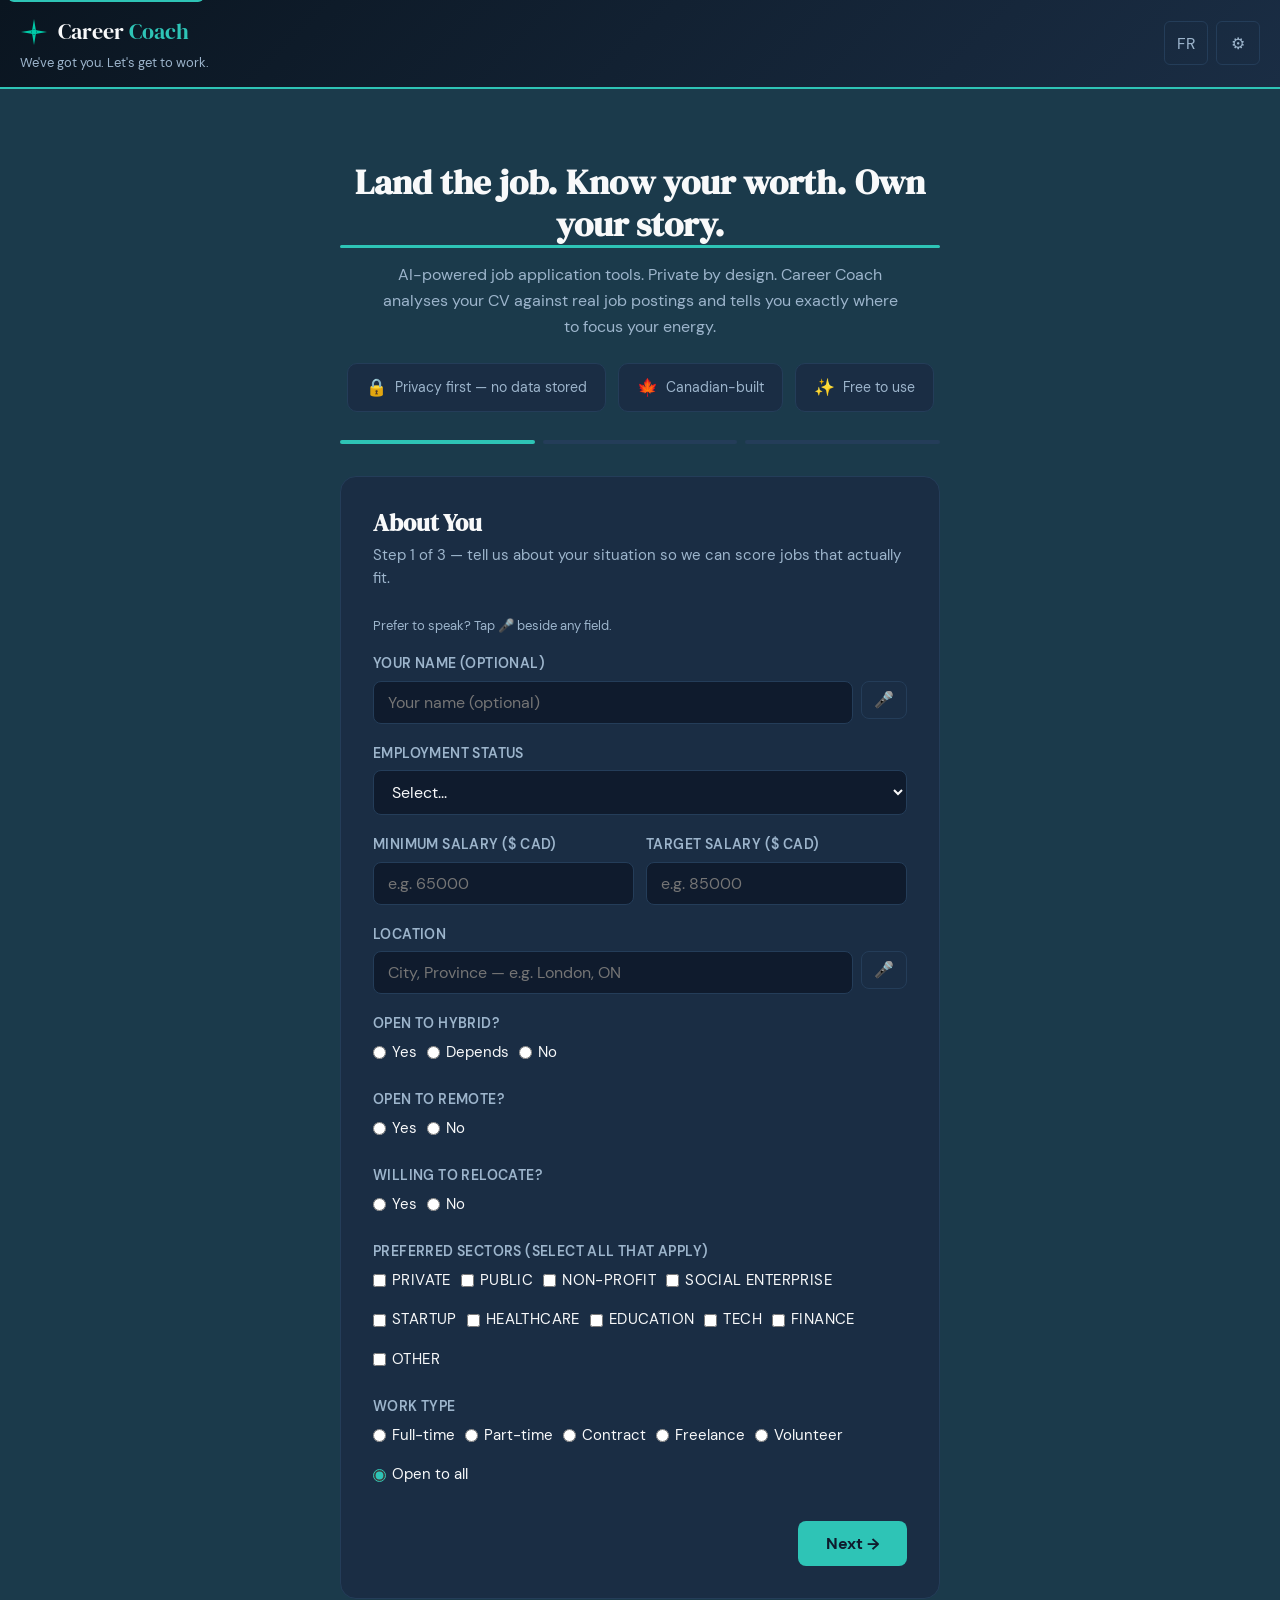
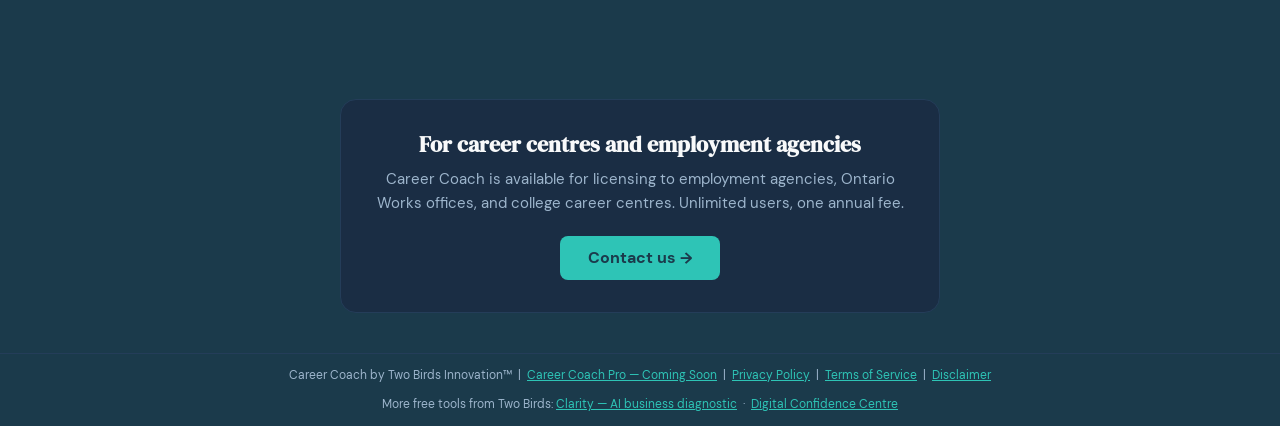
<file: index.html>
<!DOCTYPE html>
<html lang="en-CA">
<head>
  <meta charset="UTF-8">
  <meta name="viewport" content="width=device-width, initial-scale=1.0">
  <title>Career Coach — AI Job Application Tool | Two Birds Innovation</title>
  <meta name="description" content="Career Coach: AI-powered job application tools. Analyses your CV against real job postings and tells you where to focus. Private by design — your data stays in your browser.">
  <meta name="robots" content="index, follow">
  <link rel="canonical" href="https://twobirds-kramerica.github.io/career-coach/">
  <meta property="og:title" content="Career Coach — AI Job Application Tool">
  <meta property="og:description" content="Land the job. Know your worth. Own your story. AI-powered job application tools. Private by design.">
  <meta property="og:type" content="website">
  <meta property="og:url" content="https://twobirds-kramerica.github.io/career-coach/">
  <meta property="og:locale" content="en_CA">
  <!-- Self-hosted fonts (SIL OFL 1.1) — see fonts/*/OFL.txt for licence -->
  <link rel="preload" href="fonts/dm-sans/DMSans-Regular.woff2" as="font" type="font/woff2" crossorigin>
  <link rel="preload" href="fonts/dm-sans/DMSans-Medium.woff2" as="font" type="font/woff2" crossorigin>
  <link rel="preload" href="fonts/dm-sans/DMSans-SemiBold.woff2" as="font" type="font/woff2" crossorigin>
  <link rel="preload" href="fonts/dm-sans/DMSans-Bold.woff2" as="font" type="font/woff2" crossorigin>
  <style>
    :root{--bg:#0F1B2D;--navy:#1B3A4B;--card:#1A2D44;--border:#243d59;--warm:#F8F9FA;--teal:#2EC4B6;--teal-dim:#239e93;--amber:#FF9F1C;--amber-dim:#e87f3a;--muted:#9DB5CC;--green:#2ECC71;--yellow:#F39C12;--red:#E74C3C;--purple:#9B59B6}
    @font-face{font-family:'DM Sans';font-style:normal;font-weight:400;font-display:swap;src:url('fonts/dm-sans/DMSans-Regular.woff2') format('woff2')}
    @font-face{font-family:'DM Sans';font-style:normal;font-weight:500;font-display:swap;src:url('fonts/dm-sans/DMSans-Medium.woff2') format('woff2')}
    @font-face{font-family:'DM Sans';font-style:normal;font-weight:600;font-display:swap;src:url('fonts/dm-sans/DMSans-SemiBold.woff2') format('woff2')}
    @font-face{font-family:'DM Sans';font-style:normal;font-weight:700;font-display:swap;src:url('fonts/dm-sans/DMSans-Bold.woff2') format('woff2')}
    @font-face{font-family:'DM Serif Display';font-style:normal;font-weight:400;font-display:swap;src:url('fonts/dm-serif-display/DMSerifDisplay-Regular.woff2') format('woff2')}
    *, *::before, *::after { box-sizing: border-box; margin: 0; padding: 0; }

    body { background: var(--navy); color: var(--warm); font-family: 'DM Sans', -apple-system, BlinkMacSystemFont, "Segoe UI", Roboto, sans-serif; min-height: 100vh; font-size: 16px; line-height: 1.6; }
    h1 { font-size: 40px; line-height: 1.2; }
    h2 { font-size: 32px; line-height: 1.2; }
    h3 { font-size: 24px; line-height: 1.2; }
    @media (max-width: 600px) {
      h1 { font-size: 28px; }
      h2 { font-size: 24px; }
      h3 { font-size: 20px; }
    }

    /* ── Util ── */
    .hidden { display: none !important; }
    .sr-only { position: absolute; width: 1px; height: 1px; overflow: hidden; clip: rect(0,0,0,0); }
    input, select, textarea { font-family: inherit; font-size: 1em; }
    button { font-family: inherit; cursor: pointer; }
    :focus-visible { outline: 2px solid var(--teal); outline-offset: 3px; }

    /* ── Header ── */
    .app-header {
      background: linear-gradient(135deg, #0a1520, #1A2D44);
      border-bottom: 2px solid var(--teal);
      padding: 14px 20px;
      display: flex; align-items: center; justify-content: space-between;
    }
    .app-logo { font-family: 'DM Serif Display', serif; font-size: 1.4em; color: var(--warm); }
    .app-logo span { color: var(--teal); }
    .app-tagline { color: var(--muted); font-size: 0.82em; margin-top: 2px; }
    .header-actions { display: flex; gap: 8px; align-items: center; }
    .btn-icon { background: none; border: 1px solid var(--border); color: var(--muted); padding: 6px 10px; border-radius: 6px; font-size: 1em; transition: border-color 0.2s; min-height: 44px; min-width: 44px; }
    .btn-icon:hover { border-color: var(--teal); color: var(--teal); }

    /* ── Onboarding ── */
    #onboarding {
      max-width: 640px; margin: 40px auto; padding: 0 20px 60px;
    }
    .wizard-progress { display: flex; gap: 8px; margin-bottom: 32px; }
    .wizard-step {
      flex: 1; height: 4px; border-radius: 2px; background: var(--border);
      transition: background 0.3s;
    }
    .wizard-step.active { background: var(--teal); }
    .wizard-step.done { background: var(--green); }

    .onboard-card {
      background: var(--card); border: 1px solid var(--border); border-radius: 16px; padding: 32px;
    }
    .onboard-card h2 { font-family: 'DM Serif Display', serif; font-size: 1.5rem; margin-bottom: 6px; color: var(--warm); }
    .onboard-card p.sub { color: var(--muted); font-size: 0.92em; margin-bottom: 24px; }

    .field-group { margin-bottom: 18px; }
    .field-group label { display: block; font-size: 0.88em; font-weight: 600; color: var(--muted); margin-bottom: 6px; text-transform: uppercase; letter-spacing: 0.4px; }
    .field-group input, .field-group select, .field-group textarea {
      width: 100%; padding: 10px 14px; background: #0F1B2D; border: 1px solid var(--border);
      border-radius: 8px; color: var(--warm); outline: none; transition: border-color 0.2s;
    }
    .field-group input:focus, .field-group select:focus, .field-group textarea:focus { border-color: var(--teal); }
    .field-group select option { background: var(--card); }
    .field-row { display: grid; grid-template-columns: 1fr 1fr; gap: 12px; }
    .radio-group { display: flex; gap: 10px; flex-wrap: wrap; }
    .radio-group label { display: flex; align-items: center; gap: 6px; cursor: pointer; font-size: 0.92em; font-weight: 400; color: var(--warm); text-transform: none; letter-spacing: 0; white-space: nowrap; }
    .radio-group input[type=radio] { accent-color: var(--teal); }

    .priority-grid { display: grid; gap: 10px; }
    .priority-row { display: flex; align-items: center; gap: 12px; }
    .priority-row label { flex: 1; font-size: 0.92em; font-weight: 400; color: var(--warm); text-transform: none; letter-spacing: 0; }
    .priority-row input[type=number] { width: 64px; text-align: center; }

    .wizard-nav { display: flex; justify-content: space-between; margin-top: 28px; gap: 12px; }
    .btn-primary { background: var(--teal); color: #0F1B2D; border: none; padding: 12px 28px; border-radius: 8px; font-weight: 700; font-size: 1em; transition: background 0.2s; }
    .btn-primary:hover { background: var(--teal-dim); }
    .btn-secondary { background: none; border: 1px solid var(--border); color: var(--muted); padding: 12px 20px; border-radius: 8px; font-size: 1em; }
    .btn-secondary:hover { border-color: var(--teal); color: var(--teal); }

    .api-notice { background: rgba(0,201,167,0.08); border: 1px solid rgba(0,201,167,0.3); border-radius: 8px; padding: 12px 16px; font-size: 0.85em; color: var(--teal); margin-top: 16px; }

    /* ── Main Interface ── */
    #main-app { display: flex; height: calc(100vh - 60px); overflow: hidden; }

    .left-panel {
      width: 340px; min-width: 280px; border-right: 1px solid var(--border);
      display: flex; flex-direction: column; overflow: hidden;
    }
    .panel-header { padding: 16px; border-bottom: 1px solid var(--border); display: flex; align-items: center; justify-content: space-between; flex-shrink: 0; }
    .panel-title { font-weight: 700; font-size: 1em; }
    .job-count { background: var(--teal); color: #0F1B2D; border-radius: 12px; padding: 2px 8px; font-size: 0.78em; font-weight: 700; }

    .filter-bar { padding: 10px 16px; border-bottom: 1px solid var(--border); display: flex; gap: 6px; flex-wrap: wrap; flex-shrink: 0; }
    .filter-btn { background: none; border: 1px solid var(--border); color: var(--muted); padding: 4px 10px; border-radius: 20px; font-size: 0.78em; transition: all 0.2s; }
    .filter-btn.active { background: var(--teal); border-color: var(--teal); color: #0F1B2D; font-weight: 700; }

    .sort-bar { padding: 8px 16px; border-bottom: 1px solid var(--border); display: flex; align-items: center; gap: 8px; flex-shrink: 0; }
    .sort-bar label { font-size: 0.78em; color: var(--muted); }
    .sort-bar select { background: var(--card); border: 1px solid var(--border); color: var(--warm); padding: 4px 8px; border-radius: 6px; font-size: 0.8em; }

    .jobs-list { flex: 1; overflow-y: auto; padding: 12px; display: flex; flex-direction: column; gap: 8px; }
    .jobs-empty { color: var(--muted); font-size: 0.9em; text-align: center; padding: 40px 20px; }

    .job-card {
      background: var(--card); border: 1px solid var(--border); border-radius: 10px; padding: 14px;
      cursor: pointer; transition: border-color 0.2s;
    }
    .job-card:hover { border-color: var(--teal); }
    .job-card.selected { border-color: var(--teal); }
    .job-card-header { display: flex; justify-content: space-between; align-items: flex-start; gap: 8px; margin-bottom: 8px; }
    .job-title-co { flex: 1; }
    .job-title-co strong { font-size: 0.95em; display: block; }
    .job-title-co span { font-size: 0.82em; color: var(--muted); }
    .score-circle {
      width: 44px; height: 44px; border-radius: 50%; display: flex; align-items: center; justify-content: center;
      font-weight: 700; font-size: 0.95em; flex-shrink: 0; border: 2px solid;
    }
    .score-high { border-color: var(--green); color: var(--green); }
    .score-mid  { border-color: var(--yellow); color: var(--yellow); }
    .score-low  { border-color: var(--red); color: var(--red); }

    .job-badges { display: flex; gap: 6px; flex-wrap: wrap; }
    .badge { padding: 2px 8px; border-radius: 12px; font-size: 0.72em; font-weight: 600; }
    .badge-apply-custom { background: rgba(0,201,167,0.15); color: var(--teal); }
    .badge-apply-generic { background: rgba(243,156,18,0.15); color: var(--yellow); }
    .badge-skip { background: rgba(231,76,60,0.1); color: var(--red); }
    .badge-pending { background: rgba(138,160,184,0.15); color: var(--muted); }
    .risk-dot { width: 8px; height: 8px; border-radius: 50%; display: inline-block; }
    .risk-low { background: var(--green); }
    .risk-medium { background: var(--yellow); }
    .risk-high { background: var(--red); }

    .left-footer { padding: 12px 16px; border-top: 1px solid var(--border); flex-shrink: 0; }
    .btn-export { width: 100%; background: none; border: 1px solid var(--border); color: var(--muted); padding: 8px; border-radius: 8px; font-size: 0.88em; transition: all 0.2s; }
    .btn-export:hover { border-color: var(--teal); color: var(--teal); }

    /* ── Right panel ── */
    .right-panel { flex: 1; overflow-y: auto; padding: 24px; }
    .add-job-panel { max-width: 700px; margin: 0 auto; }
    .add-job-panel h2 { font-family: 'DM Serif Display', serif; font-size: 1.5em; margin-bottom: 6px; }
    .add-job-panel p { color: var(--muted); font-size: 0.9em; margin-bottom: 20px; }
    .job-textarea { width: 100%; height: 240px; background: var(--card); border: 1px solid var(--border); border-radius: 10px; padding: 16px; color: var(--warm); resize: vertical; font-size: 0.92em; line-height: 1.5; }
    .job-textarea:focus { outline: none; border-color: var(--teal); }
    .analyse-btn { background: var(--teal); color: #0F1B2D; border: none; padding: 14px 32px; border-radius: 8px; font-weight: 700; font-size: 1em; margin-top: 14px; transition: background 0.2s; width: 100%; }
    .analyse-btn:hover { background: var(--teal-dim); }
    .analyse-btn:disabled { opacity: 0.5; cursor: wait; }
    .analysis-status { margin-top: 12px; color: var(--teal); font-size: 0.9em; min-height: 22px; }
    .analysis-error { color: var(--red); }

    /* ── Job Search Stats Card ── */
    .job-stats-card { background: var(--card); border: 1px solid var(--border); border-radius: 12px; padding: 20px; margin-bottom: 20px; }
    .job-stats-card h3 { font-size: 1em; color: var(--muted); margin-bottom: 14px; text-transform: uppercase; letter-spacing: 0.4px; font-weight: 600; }
    .stats-grid { display: grid; grid-template-columns: repeat(2, 1fr); gap: 12px; }
    .stat-item { background: var(--bg); border-radius: 8px; padding: 12px; text-align: center; }
    .stat-item.stat-wide { grid-column: 1 / -1; }
    .stat-value { display: block; font-size: 1.6em; font-weight: 700; color: var(--teal); }
    .stat-label { display: block; font-size: 0.78em; color: var(--muted); margin-top: 2px; }
    @media print { .job-stats-card { display: none; } }

    /* ── URL input + aggregator warning ── */
    .job-url-row { margin-bottom: 12px; }
    .job-url-label { display: block; font-size: 0.8em; font-weight: 600; color: var(--muted); margin-bottom: 5px; }
    .url-hint { font-weight: 400; opacity: 0.7; }
    .job-url-field { display: flex; gap: 6px; }
    .job-url-input {
      flex: 1; background: var(--input-bg, #0F1B2D); border: 1px solid var(--border);
      border-radius: 8px; color: var(--fg); font-family: inherit;
      font-size: 0.85em; padding: 8px 12px; outline: none;
    }
    .job-url-input:focus { border-color: var(--teal); }
    .btn-url-open {
      background: transparent; border: 1px solid var(--border); border-radius: 8px;
      color: var(--teal); font-size: 0.82em; padding: 6px 12px; cursor: pointer;
      white-space: nowrap; display: inline-flex; align-items: center;
    }
    .btn-url-open:hover { border-color: var(--teal); background: rgba(0,201,167,0.08); }
    .aggregator-warning {
      margin-top: 8px; background: rgba(243,156,18,0.12); border: 1px solid rgba(243,156,18,0.4);
      border-radius: 8px; padding: 8px 12px; font-size: 0.82em; color: #F39C12; line-height: 1.45;
    }
    .aggregator-warning a { color: var(--teal); text-decoration: underline; }

    /* ── Gate 0 verification block ── */
    .gate0-block {
      background: rgba(0,0,0,0.2); border: 1px solid var(--border);
      border-radius: 10px; padding: 12px 14px; margin-bottom: 20px; font-size: 0.85em;
    }
    .gate0-header { display: flex; align-items: center; gap: 8px; flex-wrap: wrap; margin-bottom: 8px; }
    .gate0-label { font-weight: 700; font-size: 0.78em; letter-spacing: 0.06em; text-transform: uppercase; color: var(--muted); }
    .g0-badge { border-radius: 20px; padding: 2px 10px; font-size: 0.78em; font-weight: 700; }
    .g0-verified     { background: rgba(46,204,113,0.15);  color: #2ECC71; }
    .g0-unverified   { background: rgba(231,76,60,0.15);   color: #E74C3C; }
    .g0-aggregator   { background: rgba(243,156,18,0.15);  color: #F39C12; }
    .g0-likely-live  { background: rgba(46,204,113,0.12);  color: #2ECC71; }
    .g0-unreachable  { background: rgba(231,76,60,0.15);   color: #E74C3C; }
    .g0-check-result { margin-top: 10px; }
    .g0-check-note   { font-size: 0.82em; color: var(--muted); margin: 6px 0 0; line-height: 1.4; }
    .btn-g0-primary  { border-color: var(--teal) !important; color: var(--teal) !important; }
    .btn-g0-confirm  { border-color: #2ECC71 !important; color: #2ECC71 !important; }
    .btn-g0-dead     { border-color: #E74C3C !important; color: #E74C3C !important; }
    .gate0-row { display: flex; gap: 8px; align-items: baseline; margin-bottom: 5px; font-size: 0.82em; }
    .gate0-field-label { color: var(--muted); flex-shrink: 0; min-width: 100px; }
    .gate0-link { color: var(--teal); word-break: break-all; text-decoration: underline; }
    .gate0-actions { display: flex; gap: 6px; flex-wrap: wrap; margin-top: 10px; align-items: center; }
    .btn-g0 {
      background: transparent; border: 1px solid var(--border); color: var(--fg);
      border-radius: 20px; padding: 4px 12px; font-size: 0.78em; cursor: pointer;
      font-family: inherit; transition: all 0.15s;
    }
    .btn-g0:hover { border-color: var(--teal); color: var(--teal); }
    .gate0-canon-wrap { display: flex; gap: 6px; flex: 1; min-width: 0; }
    .canonical-url-input {
      flex: 1; min-width: 0; background: var(--input-bg, #0F1B2D); border: 1px solid var(--border);
      border-radius: 20px; color: var(--fg); font-family: inherit; font-size: 0.78em;
      padding: 4px 12px; outline: none;
    }
    .canonical-url-input:focus { border-color: var(--teal); }

    /* ── Job Detail Panel ── */
    .job-detail { max-width: 800px; }
    .detail-header { display: flex; justify-content: space-between; align-items: flex-start; margin-bottom: 24px; }
    .detail-title { font-family: 'DM Serif Display', serif; font-size: 1.7em; }
    .detail-company { color: var(--muted); font-size: 1em; margin-top: 4px; }
    .btn-close-detail { background: none; border: 1px solid var(--border); color: var(--muted); padding: 8px 14px; border-radius: 8px; }
    .btn-close-detail:hover { border-color: var(--teal); color: var(--teal); }

    .score-bars { display: grid; grid-template-columns: repeat(auto-fit, minmax(160px, 1fr)); gap: 14px; margin-bottom: 24px; }
    .score-bar-card { background: var(--card); border: 1px solid var(--border); border-radius: 10px; padding: 14px; }
    .score-bar-card .label { font-size: 0.78em; color: var(--muted); text-transform: uppercase; letter-spacing: 0.4px; margin-bottom: 8px; }
    .score-bar-card .value { font-size: 1.6em; font-weight: 700; }
    .meter { height: 6px; background: var(--border); border-radius: 3px; margin-top: 8px; overflow: hidden; }
    .meter-fill { height: 100%; border-radius: 3px; transition: width 0.6s ease; }

    .detail-sections { display: grid; gap: 16px; }
    .detail-section { background: var(--card); border: 1px solid var(--border); border-radius: 10px; padding: 18px; }
    .detail-section h3 { font-size: 0.88em; font-weight: 700; color: var(--muted); text-transform: uppercase; letter-spacing: 0.5px; margin-bottom: 12px; }
    .tag-list { display: flex; flex-wrap: wrap; gap: 6px; }
    .tag { padding: 4px 10px; background: rgba(0,201,167,0.1); color: var(--teal); border-radius: 20px; font-size: 0.82em; }
    .gap-item { display: flex; align-items: flex-start; gap: 8px; margin-bottom: 8px; font-size: 0.9em; }
    .gap-item::before { content: "✗"; color: var(--red); flex-shrink: 0; }
    .strength-item { display: flex; align-items: flex-start; gap: 8px; margin-bottom: 8px; font-size: 0.9em; }
    .strength-item::before { content: "✓"; color: var(--green); flex-shrink: 0; }

    /* Defendability slider */
    .defend-row { display: flex; align-items: center; gap: 12px; margin-bottom: 16px; flex-wrap: wrap; }
    .defend-row label { font-size: 0.82em; color: var(--muted); white-space: nowrap; }
    .defend-slider { flex: 1; min-width: 120px; accent-color: var(--teal); }
    .suggestion-card { background: #0F1B2D; border: 1px solid var(--border); border-radius: 8px; padding: 12px 14px; margin-bottom: 8px; display: flex; align-items: flex-start; gap: 10px; }
    .suggestion-card input[type=checkbox] { accent-color: var(--teal); margin-top: 3px; flex-shrink: 0; }
    .suggestion-text { font-size: 0.9em; line-height: 1.5; flex: 1; }
    .btn-gen-cv { background: var(--teal); color: #0F1B2D; border: none; padding: 12px 24px; border-radius: 8px; font-weight: 700; margin-top: 12px; transition: background 0.2s; }
    .btn-gen-cv:hover { background: var(--teal-dim); }
    .cv-output { width: 100%; height: 300px; background: #0F1B2D; border: 1px solid var(--border); border-radius: 8px; padding: 14px; color: var(--warm); resize: vertical; margin-top: 12px; font-size: 0.88em; }
    .btn-copy { background: none; border: 1px solid var(--teal); color: var(--teal); padding: 8px 16px; border-radius: 6px; margin-top: 8px; }

    /* Tracker */
    .tracker-row { display: flex; gap: 12px; flex-wrap: wrap; align-items: flex-end; margin-bottom: 12px; }
    .tracker-row .field-group { margin: 0; flex: 1; min-width: 140px; }
    .tracker-notes { width: 100%; background: #0F1B2D; border: 1px solid var(--border); border-radius: 8px; padding: 10px 14px; color: var(--warm); resize: vertical; height: 80px; font-size: 0.88em; }

    /* Settings panel */
    #settings-panel {
      position: fixed; top: 0; right: 0; width: 360px; height: 100vh;
      background: var(--card); border-left: 1px solid var(--border);
      padding: 24px; overflow-y: auto; z-index: 100;
      transform: translateX(100%); transition: transform 0.3s ease;
    }
    #settings-panel.open { transform: translateX(0); }
    #settings-panel h2 { font-family: 'DM Serif Display', serif; font-size: 1.4em; margin-bottom: 20px; }
    .settings-overlay { position: fixed; inset: 0; background: rgba(0,0,0,0.5); z-index: 99; display: none; }
    .settings-overlay.open { display: block; }
    .danger-btn { background: rgba(231,76,60,0.1); border: 1px solid var(--red); color: var(--red); padding: 10px 20px; border-radius: 8px; width: 100%; margin-top: 8px; font-size: 0.9em; }

    /* Advanced settings / API key */
    .advanced-settings summary {
      cursor: pointer;
      color: var(--muted);
      font-size: 0.82em;
      padding: 8px 0;
      border-top: 1px solid var(--border);
      margin-top: 8px;
      list-style: none;
    }
    .advanced-settings summary::-webkit-details-marker { display: none; }
    .advanced-settings summary::before { content: '▶ '; font-size: 0.7em; }
    details[open].advanced-settings summary::before { content: '▼ '; }

    /* Premium badge */
    .pro-badge { background: linear-gradient(135deg, #F4A261, #e87f3a); color: white; padding: 1px 6px; border-radius: 4px; font-size: 0.7em; font-weight: 700; vertical-align: middle; margin-left: 4px; }

    /* Footer */
    .app-footer { text-align: center; padding: 12px; color: var(--muted); font-size: 0.78em; border-top: 1px solid var(--border); }
    .app-footer a { color: var(--teal); }

    /* ── Hero ── */
    .hero-section {
      text-align: center;
      padding: 32px 0 24px;
    }
    .hero-headline {
      font-family: 'DM Serif Display', serif;
      font-size: clamp(1.6rem, 4vw, 2.2rem);
      color: var(--warm);
      display: inline-block;
      position: relative;
      margin-bottom: 14px;
    }
    .hero-headline::after {
      content: '';
      display: block;
      height: 3px;
      background: var(--teal);
      border-radius: 2px;
      width: 100%;
      transform: scaleX(0);
      transform-origin: left center;
      animation: underline-grow 0.8s 0.3s ease forwards;
    }
    @keyframes underline-grow {
      to { transform: scaleX(1); }
    }
    .hero-sub {
      color: var(--muted);
      font-size: 1rem;
      line-height: 1.6;
      max-width: 520px;
      margin: 0 auto;
    }

    /* ── Voice Input ── */
    .mic-btn {
      background: none;
      border: 1px solid var(--border);
      color: var(--muted);
      border-radius: 8px;
      padding: 10px 12px;
      font-size: 1em;
      cursor: pointer;
      transition: border-color 0.2s, color 0.2s;
      flex-shrink: 0;
      line-height: 1;
    }
    .mic-btn:hover { border-color: var(--teal); color: var(--teal); }
    .mic-btn.recording { border-color: var(--red); color: var(--red); animation: mic-pulse 0.8s infinite; }
    @keyframes mic-pulse { 0%,100%{opacity:1} 50%{opacity:0.5} }

    /* ── Checkboxes ── */
    .checkbox-group { display: flex; flex-wrap: wrap; gap: 10px; }
    .checkbox-group label { display: flex; align-items: center; gap: 6px; cursor: pointer; font-size: 0.92em; color: var(--warm); font-weight: 400; white-space: nowrap; }
    .checkbox-group input[type=checkbox] { accent-color: var(--teal); }

    /* ── 768px: two-column to single column ── */
    @media (max-width: 768px) {
      #main-app { flex-direction: column; height: auto; overflow: visible; }
      .left-panel { width: 100%; border-right: none; border-bottom: 1px solid var(--border); }
      .right-panel { overflow-y: visible; }
      #settings-panel { width: 100%; max-width: 100%; }
      .detail-sections > div[style*="grid-template-columns:1fr 1fr"] { grid-template-columns: 1fr !important; }
    }

    /* ── 700px (legacy breakpoint, kept for specificity) ── */
    @media (max-width: 700px) {
      .left-panel { max-height: 50vh; }
    }

    /* ── 600px: job list scrollable, panels stack ── */
    @media (max-width: 600px) {
      .jobs-list { overflow-y: auto; max-height: 40vh; }
      .left-panel { max-height: none; }
      .score-bars { grid-template-columns: 1fr 1fr; }
      .tracker-row { flex-direction: column; }
      .tracker-row .field-group { min-width: 0; width: 100%; }
      .detail-header { flex-direction: column; gap: 12px; }
      .btn-close-detail { align-self: flex-start; }
    }

    /* ── Phase 9 additions ── */

    /* Job Market Insights panel */
    .market-insights-panel {
      background: rgba(0,201,167,0.04);
      border: 1px solid rgba(0,201,167,0.3);
      border-radius: 10px;
      margin-top: 28px;
      overflow: hidden;
    }
    .market-insights-summary {
      display: flex;
      align-items: center;
      justify-content: space-between;
      padding: 12px 16px;
      cursor: pointer;
      user-select: none;
      list-style: none;
    }
    .market-insights-summary::-webkit-details-marker { display: none; }
    .market-insights-summary .mi-title {
      font-size: 0.88em;
      font-weight: 700;
      color: var(--teal);
      text-transform: uppercase;
      letter-spacing: 0.5px;
      display: flex;
      align-items: center;
      gap: 8px;
    }
    .market-insights-summary .mi-title::before {
      content: '📊';
      font-size: 1em;
    }
    .market-insights-summary .mi-toggle {
      font-size: 0.75em;
      color: var(--muted);
    }
    details.market-insights-panel[open] .mi-toggle::after { content: '▲'; }
    details.market-insights-panel:not([open]) .mi-toggle::after { content: '▼'; }
    .market-insights-body {
      padding: 0 16px 16px;
      display: grid;
      gap: 10px;
    }
    .mi-row {
      display: flex;
      align-items: flex-start;
      gap: 10px;
      font-size: 0.88em;
      line-height: 1.5;
    }
    .mi-label {
      color: var(--muted);
      white-space: nowrap;
      flex-shrink: 0;
      min-width: 140px;
      font-size: 0.82em;
      text-transform: uppercase;
      letter-spacing: 0.3px;
    }
    .mi-value { color: var(--warm); font-weight: 500; }
    .mi-tags { display: flex; flex-wrap: wrap; gap: 5px; }
    .mi-tag {
      background: rgba(0,201,167,0.1);
      color: var(--teal);
      border-radius: 20px;
      padding: 2px 9px;
      font-size: 0.82em;
    }
    .mi-source {
      font-size: 0.76em;
      color: var(--muted);
      padding-top: 6px;
      border-top: 1px solid var(--border);
      font-style: italic;
    }
    @media (max-width: 600px) {
      .market-insights-body { grid-template-columns: 1fr; }
      .mi-label { min-width: 0; width: 100%; margin-bottom: 2px; }
      .mi-row { flex-direction: column; gap: 2px; }
    }

    /* Live Remote Jobs panel (Remotive API) */
    .rj-list { padding: 0 16px 16px; display: flex; flex-direction: column; gap: 8px; }
    .rj-loading { padding: 20px 16px; color: var(--muted); font-size: 0.88em; text-align: center; }
    .rj-job { border: 1px solid var(--border); border-radius: 8px; padding: 12px 14px; display: flex; flex-direction: column; gap: 4px; }
    .rj-job-title { font-weight: 600; font-size: 0.92em; color: var(--warm); }
    .rj-job-meta { font-size: 0.81em; color: var(--muted); display: flex; gap: 8px; flex-wrap: wrap; align-items: center; }
    .rj-cat { background: rgba(0,201,167,0.1); color: var(--teal); border-radius: 20px; padding: 1px 9px; font-size: 0.79em; font-weight: 600; }
    .rj-apply { align-self: flex-start; margin-top: 6px; font-size: 0.82em; color: var(--teal); text-decoration: none; border: 1px solid var(--teal); border-radius: 6px; padding: 3px 12px; transition: background 0.15s; }
    .rj-apply:hover { background: rgba(0,201,167,0.12); }
    .rj-source { font-size: 0.76em; color: var(--muted); padding: 8px 16px 12px; border-top: 1px solid var(--border); font-style: italic; }

    /* Cover Letter Templates section */
    .cover-letter-section {
      margin-top: 28px;
    }
    .cover-letter-section h3 {
      font-family: 'DM Serif Display', serif;
      font-size: 1.1em;
      margin-bottom: 6px;
      color: var(--warm);
    }
    .cover-letter-section p.sub {
      color: var(--muted);
      font-size: 0.88em;
      margin-bottom: 14px;
    }
    .cover-letter-section .field-group { margin-bottom: 12px; }
    .cl-textarea {
      width: 100%;
      height: 320px;
      background: var(--card);
      border: 1px solid var(--border);
      border-radius: 10px;
      padding: 16px;
      color: var(--warm);
      resize: vertical;
      font-size: 0.88em;
      line-height: 1.6;
      font-family: inherit;
    }
    .cl-textarea:focus { outline: none; border-color: var(--teal); }
    .cl-actions { display: flex; gap: 8px; margin-top: 8px; flex-wrap: wrap; }
    .btn-copy-cl {
      background: none;
      border: 1px solid var(--teal);
      color: var(--teal);
      padding: 8px 16px;
      border-radius: 6px;
      font-size: 0.88em;
      cursor: pointer;
      transition: background 0.2s, color 0.2s;
    }
    .btn-copy-cl:hover { background: var(--teal); color: #0F1B2D; }
    @media (max-width: 600px) {
      .cl-textarea { height: 240px; font-size: 16px; }
    }

    /* ── Phase 10 additions ── */

    /* Mobile polish */
    @media (max-width: 480px) {
      .right-panel { padding: 14px; }
      .add-job-panel { max-width: 100%; }
      .job-textarea { width: 100%; font-size: 16px; }
      .field-group input, .field-group select, .field-group textarea { font-size: 16px; }
      .analyse-btn { min-height: 44px; font-size: 1em; }
      .btn-primary, .btn-secondary { min-height: 44px; }
      .filter-btn { min-height: 44px; padding: 6px 12px; }
      .score-bars { grid-template-columns: 1fr 1fr; }
      .detail-sections > div[style*="grid-template-columns:1fr 1fr"] { grid-template-columns: 1fr !important; }
    }
    /* ── 375px: no horizontal scroll, all text readable ── */
    @media (max-width: 380px) {
      body { overflow-x: hidden; }
      .score-bars { grid-template-columns: 1fr; }
      .field-row { grid-template-columns: 1fr; }
      .onboard-card { padding: 20px; }
      .wizard-nav { flex-direction: column; gap: 8px; }
      .wizard-nav button { width: 100%; min-height: 44px; }
      .mi-label { font-size: 0.78em; }
      .app-header { padding: 10px 12px; }
      .app-logo { font-size: 1.15em; }
      .right-panel { padding: 12px; }
      .add-job-panel h2 { font-size: 1.2em; }
    }
    /* ── Mobile CTA + tap target enforcement ── */
    @media (max-width: 600px) {
      .btn-primary, .analyse-btn, .wizard-nav button, [type="submit"] { width: 100%; min-height: 44px; }
      a[href^="mailto"] { display: block; text-align: center; min-height: 44px; line-height: 44px; }
    }

    /* Ensure textarea is full-width on mobile generally */
    .job-textarea { font-size: 16px; }

    /* Demo card */
    .demo-card {
      background: linear-gradient(135deg, rgba(0,201,167,0.06), rgba(244,162,97,0.06));
      border: 1px dashed var(--teal);
      border-radius: 12px;
      padding: 20px;
      margin-top: 20px;
    }
    .demo-card-label {
      display: inline-block;
      background: var(--teal);
      color: #0F1B2D;
      font-size: 0.72em;
      font-weight: 700;
      padding: 2px 8px;
      border-radius: 4px;
      text-transform: uppercase;
      letter-spacing: 0.5px;
      margin-bottom: 10px;
    }
    .demo-card h3 {
      font-family: 'DM Serif Display', serif;
      font-size: 1.2em;
      margin-bottom: 4px;
      color: var(--warm);
    }
    .demo-card .demo-sub {
      color: var(--muted);
      font-size: 0.85em;
      margin-bottom: 14px;
      line-height: 1.5;
    }
    .demo-score-row {
      display: flex;
      gap: 12px;
      flex-wrap: wrap;
      margin-bottom: 14px;
    }
    .demo-score-chip {
      background: var(--card);
      border: 1px solid var(--border);
      border-radius: 8px;
      padding: 8px 14px;
      text-align: center;
      min-width: 80px;
    }
    .demo-score-chip .dsc-label { font-size: 0.72em; color: var(--muted); text-transform: uppercase; letter-spacing: 0.4px; }
    .demo-score-chip .dsc-value { font-size: 1.3em; font-weight: 700; margin-top: 2px; }
    .demo-tags { display: flex; flex-wrap: wrap; gap: 6px; margin-bottom: 14px; }
    .btn-try-demo {
      background: none;
      border: 1px solid var(--teal);
      color: var(--teal);
      padding: 10px 20px;
      border-radius: 8px;
      font-weight: 600;
      font-size: 0.92em;
      cursor: pointer;
      transition: background 0.2s, color 0.2s;
      min-height: 44px;
    }
    .btn-try-demo:hover { background: var(--teal); color: #0F1B2D; }

    /* Textarea row with Try Demo button */
    .textarea-actions {
      display: flex;
      align-items: center;
      justify-content: space-between;
      gap: 8px;
      margin-bottom: 8px;
      flex-wrap: wrap;
    }
    .textarea-actions .hint {
      font-size: 0.78em;
      color: var(--muted);
    }

    /* History section */
    .history-section {
      max-width: 700px;
      margin: 32px auto 0;
      padding: 0 0 40px;
    }
    .history-section h3 {
      font-family: 'DM Serif Display', serif;
      font-size: 1em;
      color: var(--muted);
      text-transform: uppercase;
      letter-spacing: 0.5px;
      font-size: 0.82em;
      margin-bottom: 10px;
    }
    .history-list {
      display: flex;
      flex-direction: column;
      gap: 6px;
    }
    .history-item {
      background: var(--card);
      border: 1px solid var(--border);
      border-radius: 8px;
      padding: 10px 14px;
      display: flex;
      justify-content: space-between;
      align-items: center;
      cursor: pointer;
      transition: border-color 0.2s;
      gap: 12px;
    }
    .history-item:hover { border-color: var(--teal); }
    .history-item-title {
      font-size: 0.9em;
      font-weight: 600;
      flex: 1;
      white-space: nowrap;
      overflow: hidden;
      text-overflow: ellipsis;
    }
    .history-item-meta {
      font-size: 0.78em;
      color: var(--muted);
      white-space: nowrap;
      flex-shrink: 0;
    }
    .history-score {
      font-size: 0.82em;
      font-weight: 700;
      padding: 2px 8px;
      border-radius: 10px;
      flex-shrink: 0;
    }
    .history-score-high { background: rgba(46,204,113,0.15); color: var(--green); }
    .history-score-mid  { background: rgba(243,156,18,0.15); color: var(--yellow); }
    .history-score-low  { background: rgba(231,76,60,0.1); color: var(--red); }
    .history-score-none { background: rgba(138,160,184,0.1); color: var(--muted); }

    /* Keyboard shortcuts panel */
    #kbd-help-overlay {
      position: fixed; inset: 0; background: rgba(0,0,0,0.6); z-index: 200; display: flex; align-items: center; justify-content: center;
    }
    #kbd-help-panel {
      background: var(--card); border: 1px solid var(--border); border-radius: 16px; padding: 28px 32px; max-width: 400px; width: 90%;
    }
    #kbd-help-panel h2 { font-family: 'DM Serif Display', serif; font-size: 1.3em; margin-bottom: 18px; }
    .kbd-row { display: flex; align-items: center; justify-content: space-between; gap: 16px; padding: 8px 0; border-bottom: 1px solid var(--border); }
    .kbd-row:last-child { border-bottom: none; }
    .kbd-row .kbd-desc { font-size: 0.9em; color: var(--muted); }
    .kbd-key {
      display: inline-block; background: #0F1B2D; border: 1px solid var(--border); border-radius: 5px;
      padding: 2px 8px; font-size: 0.82em; font-family: monospace; color: var(--warm); white-space: nowrap;
    }
    #kbd-close-btn { margin-top: 18px; display: block; width: 100%; background: none; border: 1px solid var(--border); color: var(--muted); padding: 10px; border-radius: 8px; cursor: pointer; min-height: 44px; }
    #kbd-close-btn:hover { border-color: var(--teal); color: var(--teal); }

    /* Shortcut hint in UI */
    .kbd-hint { font-size: 0.75em; color: var(--muted); opacity: 0.8; margin-left: 8px; }

    /* ── Stats card ── */
    .stats-card {
      background: rgba(0,201,167,0.06);
      border: 1px solid rgba(0,201,167,0.2);
      border-radius: 8px;
      padding: 10px 12px;
      margin-bottom: 8px;
      display: grid;
      grid-template-columns: 1fr 1fr;
      gap: 6px;
    }
    .stat-item { text-align: center; }
    .stat-value { font-size: 1.25em; font-weight: 700; color: var(--teal); }
    .stat-label { font-size: 0.68em; color: var(--muted); text-transform: uppercase; letter-spacing: 0.3px; margin-top: 1px; }

    /* ── Print ── */
    @media print {
      body { background: #fff; color: #111; }
      .app-header, .left-panel, #settings-panel, .settings-overlay,
      #kbd-help-overlay, .salary-modal-overlay, .app-footer { display: none !important; }
      #main-app { flex-direction: column; height: auto; overflow: visible; }
      .right-panel { width: 100%; overflow: visible; padding: 0; }
      .job-detail { max-width: 100%; }
      .btn-close-detail, .btn-gen-cv, .btn-copy, .analyse-btn,
      .btn-salary-neg, .btn-export, .cl-actions { display: none !important; }
      .detail-section { break-inside: avoid; }
      .score-bars { grid-template-columns: repeat(4, 1fr); }
      .score-bar-card, .detail-section { background: #f9f9f9; border: 1px solid #ddd; }
    }

    /* ── 6A: Salary Negotiation Modal ── */
    #settings-panel { overflow-y: auto; -webkit-overflow-scrolling: touch; }
    .salary-modal-overlay {
      position: fixed; inset: 0; background: rgba(0,0,0,0.65); z-index: 300;
      display: flex; align-items: center; justify-content: center; padding: 16px;
    }
    .salary-modal {
      background: var(--card); border: 1px solid var(--border); border-radius: 16px;
      padding: 28px 28px 24px; max-width: 640px; width: 100%; max-height: 88vh;
      overflow-y: auto; position: relative;
    }
    .salary-modal h2 {
      font-family: 'DM Serif Display', serif; font-size: 1.3em; margin-bottom: 4px;
      padding-right: 36px;
    }
    .salary-modal .modal-sub { color: var(--muted); font-size: 0.88em; margin-bottom: 20px; }
    .salary-modal-close {
      position: absolute; top: 14px; right: 14px; background: none;
      border: 1px solid var(--border); color: var(--muted); padding: 10px 14px;
      min-height: 44px; min-width: 44px;
      border-radius: 6px; font-size: 0.88em; cursor: pointer; transition: border-color 0.2s;
    }
    .salary-modal-close:hover { border-color: var(--teal); color: var(--teal); }
    .salary-range-chip {
      background: rgba(0,201,167,0.1); border: 1px solid rgba(0,201,167,0.35);
      border-radius: 10px; padding: 12px 16px; margin-bottom: 18px; text-align: center;
    }
    .salary-range-chip .src-label { font-size: 0.78em; color: var(--muted); text-transform: uppercase; letter-spacing: 0.4px; margin-bottom: 4px; }
    .salary-range-chip .src-value { font-size: 1.4em; font-weight: 700; color: var(--teal); }
    .salary-modal h3 { font-size: 0.82em; font-weight: 700; color: var(--muted); text-transform: uppercase; letter-spacing: 0.5px; margin: 18px 0 8px; }
    .salary-modal p { font-size: 0.92em; line-height: 1.65; color: var(--warm); margin-bottom: 10px; }
    .salary-tactics { list-style: none; display: flex; flex-direction: column; gap: 8px; margin-bottom: 4px; }
    .salary-tactics li {
      background: #0F1B2D; border: 1px solid var(--border); border-radius: 8px;
      padding: 10px 14px; font-size: 0.9em; line-height: 1.5; display: flex; gap: 10px;
    }
    .salary-tactics li::before { content: '✓'; color: var(--green); flex-shrink: 0; font-weight: 700; }
    .salary-dont { list-style: none; display: flex; flex-direction: column; gap: 6px; }
    .salary-dont li {
      background: rgba(231,76,60,0.07); border: 1px solid rgba(231,76,60,0.2);
      border-radius: 8px; padding: 9px 14px; font-size: 0.9em; line-height: 1.5; display: flex; gap: 10px;
    }
    .salary-dont li::before { content: '✗'; color: var(--red); flex-shrink: 0; font-weight: 700; }
    .salary-modal-loading { text-align: center; color: var(--teal); padding: 40px 0; font-size: 0.95em; }
    .btn-salary-neg {
      background: none; border: 1px solid var(--amber); color: var(--amber);
      padding: 8px 16px; border-radius: 8px; font-size: 0.88em; font-weight: 600;
      cursor: pointer; transition: background 0.2s, color 0.2s; margin-top: 12px;
    }
    .btn-salary-neg:hover { background: var(--amber); color: #0F1B2D; }

    /* ── 6B: Red Flags ── */
    details.red-flags-section {
      background: rgba(231,76,60,0.06); border: 1px solid rgba(231,76,60,0.25);
      border-radius: 10px; margin-top: 16px; overflow: hidden;
    }
    details.red-flags-section summary {
      display: flex; align-items: center; gap: 8px; padding: 12px 16px;
      cursor: pointer; list-style: none; user-select: none;
      font-size: 0.88em; font-weight: 700; color: var(--red);
    }
    details.red-flags-section summary::-webkit-details-marker { display: none; }
    details.red-flags-section summary .rf-toggle { margin-left: auto; font-size: 0.75em; color: var(--muted); }
    details.red-flags-section[open] summary .rf-toggle::after { content: '▲'; }
    details.red-flags-section:not([open]) summary .rf-toggle::after { content: '▼'; }
    .red-flags-body { padding: 0 16px 14px; display: flex; flex-direction: column; gap: 7px; }
    .red-flag-item {
      font-size: 0.88em; line-height: 1.5; display: flex; gap: 8px; align-items: flex-start;
    }
    .red-flag-item::before { content: '⚠'; flex-shrink: 0; }
    .no-red-flags { font-size: 0.88em; color: var(--green); padding: 0 0 10px; }

    /* ── 6D: Industry Insights card ── */
    .industry-insights-card {
      background: rgba(255,159,28,0.04); border: 1px solid rgba(255,159,28,0.3);
      border-radius: 10px; padding: 16px; margin-top: 16px;
    }
    .industry-insights-card .ii-header {
      font-size: 0.78em; font-weight: 700; color: var(--amber); text-transform: uppercase;
      letter-spacing: 0.5px; margin-bottom: 10px; display: flex; align-items: center; gap: 6px;
    }
    .industry-insights-card .ii-header::before { content: '📈'; }
    .ii-grid { display: grid; grid-template-columns: 1fr 1fr; gap: 8px; }
    .ii-stat { font-size: 0.86em; }
    .ii-stat .ii-stat-label { color: var(--muted); font-size: 0.82em; text-transform: uppercase; letter-spacing: 0.3px; }
    .ii-stat .ii-stat-value { color: var(--warm); font-weight: 600; margin-top: 2px; }
    .ii-skills { display: flex; flex-wrap: wrap; gap: 5px; margin-top: 10px; }
    .ii-skill-tag {
      background: rgba(244,162,97,0.12); color: var(--amber); border-radius: 20px;
      padding: 2px 9px; font-size: 0.8em;
    }
    .ii-source { font-size: 0.75em; color: var(--muted); font-style: italic; margin-top: 8px; }
    @media (max-width: 600px) { .ii-grid { grid-template-columns: 1fr; } }

    /* Skip-to-content (WCAG 2.4.1) */
    .skip-link {
      position: absolute;
      top: -48px;
      left: 8px;
      background: var(--teal);
      color: #0a1520;
      padding: 12px 16px;
      border-radius: 0 0 6px 6px;
      font-weight: 700;
      z-index: 9999;
      text-decoration: none;
      transition: top 0.2s ease;
    }
    .skip-link:focus { top: 0; outline: 3px solid #fff; outline-offset: 2px; }
  </style>
</head>
<body>

<a href="#main" class="skip-link">Skip to main content</a>

<!-- App Header -->
<header class="app-header">
  <div>
    <div class="app-logo-row" style="display:flex;align-items:center;gap:10px;">
      <svg width="28" height="28" viewBox="0 0 28 28" xmlns="http://www.w3.org/2000/svg" aria-hidden="true" fill="#00C9A7">
        <polygon points="14,1 16,13 14,11 12,13"/>
        <polygon points="27,14 15,12 17,14 15,16"/>
        <polygon points="14,27 12,15 14,17 16,15"/>
        <polygon points="1,14 13,16 11,14 13,12"/>
        <circle cx="14" cy="14" r="2.5"/>
      </svg>
      <div class="app-logo">Career <span>Coach</span></div>
    </div>
    <div class="app-tagline" data-en="We've got you. Let's get to work." data-fr="Nous sommes là pour vous. Au travail.">We've got you. Let's get to work.</div>
  </div>
  <div class="header-actions">
    <button class="btn-icon" id="langToggleBtn" onclick="toggleLang()" aria-label="Toggle language / Basculer la langue">FR</button>
    <button class="btn-icon" id="settingsBtn" title="Settings" aria-label="Settings">⚙</button>
  </div>
</header>

<!-- Settings overlay -->
<div class="settings-overlay" id="settingsOverlay"></div>
<aside id="settings-panel" aria-label="Settings">
  <h2>Settings</h2>

  <p style="font-size:0.88em;color:var(--muted);margin-bottom:16px;" data-en="Career Coach uses AI to analyse your applications. Add your own AI provider key below to turn that on -- it is kept only in your browser, never sent to us." data-fr="Career Coach utilise l'IA pour analyser vos candidatures. Ajoutez votre propre clé de fournisseur IA ci-dessous pour l'activer -- elle reste uniquement dans votre navigateur, jamais envoyée chez nous.">Career Coach uses AI to analyse your applications. Add your own AI provider key below to turn that on -- it is kept only in your browser, never sent to us.</p>
  <details class="advanced-settings">
    <summary data-en="Advanced — pick provider + API key" data-fr="Avancé — choisir le fournisseur et la clé API">Advanced — pick provider + API key</summary>
    <div style="margin-top:14px;">
      <div class="field-group">
        <label for="settingsProvider">AI provider</label>
        <select id="settingsProvider" onchange="renderSettingsForProvider(this.value)">
          <option value="anthropic">Claude (Anthropic)</option>
          <option value="openai">GPT-4o (OpenAI)</option>
          <option value="gemini">Gemini (Google)</option>
          <option value="ollama">Ollama (local, no key)</option>
        </select>
      </div>
      <div class="field-group" id="settingsApiKeyGroup">
        <label for="settingsApiKey"><span id="settingsApiKeyLabel">Anthropic API Key</span></label>
        <input type="password" id="settingsApiKey" placeholder="sk-ant-..." autocomplete="off">
        <p id="settingsApiKeyNote" style="font-size:0.8em;color:var(--muted);margin-top:6px;">Your key is stored in your browser only — never on our servers. You control your data.</p>
        <p style="font-size:0.8em;margin-top:8px;"><a id="settingsGetKeyLink" href="https://console.anthropic.com" target="_blank" rel="noopener noreferrer" style="color:var(--teal);">Get an Anthropic API key →</a></p>
      </div>
      <button class="btn-primary" onclick="saveApiKey()" style="width:100%;">Save provider &amp; key</button>
    </div>
  </details>

  <div style="margin-top:28px;border-top:1px solid var(--border);padding-top:20px;">
    <p style="font-size:0.78em;color:var(--muted);margin-bottom:12px;" data-en="🔒 All job data is stored only in your browser. Nothing leaves your device except API calls to analyse jobs." data-fr="🔒 Toutes les données sont stockées uniquement dans votre navigateur. Rien ne quitte votre appareil sauf les appels API pour analyser les offres.">🔒 All job data is stored only in your browser. Nothing leaves your device except API calls to analyse jobs.</p>
    <button class="btn-export" onclick="exportCSV()" data-en="Export CSV ↓" data-fr="Exporter CSV ↓">Export CSV ↓</button>
    <button class="btn-export" style="margin-top:6px;" onclick="exportJSON()" data-en="Export All Data (JSON) ↓" data-fr="Exporter toutes les données (JSON) ↓">Export All Data (JSON) ↓</button>
    <div style="margin-top:16px;border-top:1px solid var(--border);padding-top:12px;">
      <button class="danger-btn" onclick="clearJobs()" data-en="Clear all jobs" data-fr="Supprimer toutes les offres">Clear all jobs</button>
      <button class="danger-btn" onclick="resetProfile()" data-en="Reset profile (return to onboarding)" data-fr="Réinitialiser le profil (retour à l'accueil)">Reset profile (return to onboarding)</button>
    </div>
  </div>
</aside>

<main id="main">

<!-- ONBOARDING WIZARD -->
<div id="onboarding">

  <div class="hero-section">
    <h1 class="hero-headline" data-en="Land the job. Know your worth. Own your story." data-fr="Décrochez le poste. Connaissez votre valeur. Maîtrisez votre récit.">Land the job. Know your worth. Own your story.</h1>
    <p class="hero-sub" data-en="AI-powered job application tools. Private by design. Career Coach analyses your CV against real job postings and tells you exactly where to focus your energy." data-fr="Outils de candidature propulsés par l'IA. Confidentiels par conception. Career Coach analyse votre CV par rapport aux offres d'emploi réelles et vous indique exactement où concentrer vos efforts.">AI-powered job application tools. Private by design. Career Coach analyses your CV against real job postings and tells you exactly where to focus your energy.</p>
  </div>

  <!-- Trust Signals -->
  <div style="display:flex;gap:12px;justify-content:center;flex-wrap:wrap;margin-bottom:28px;">
    <div style="background:var(--card);border:1px solid var(--border);border-radius:10px;padding:10px 18px;font-size:0.88em;color:var(--muted);display:flex;align-items:center;gap:8px;">
      <span style="font-size:1.2em;">🔒</span>
      <span data-en="Privacy first — no data stored" data-fr="Confidentialité d'abord — aucune donnée stockée">Privacy first — no data stored</span>
    </div>
    <div style="background:var(--card);border:1px solid var(--border);border-radius:10px;padding:10px 18px;font-size:0.88em;color:var(--muted);display:flex;align-items:center;gap:8px;">
      <span style="font-size:1.2em;">🍁</span>
      <span data-en="Canadian-built" data-fr="Conçu au Canada">Canadian-built</span>
    </div>
    <div style="background:var(--card);border:1px solid var(--border);border-radius:10px;padding:10px 18px;font-size:0.88em;color:var(--muted);display:flex;align-items:center;gap:8px;">
      <span style="font-size:1.2em;">✨</span>
      <span data-en="Free to use" data-fr="Gratuit">Free to use</span>
    </div>
  </div>

  <div class="wizard-progress" role="list" aria-label="Setup progress">
    <div class="wizard-step active" id="ws1" role="listitem" aria-label="Step 1 of 3: About You — current"></div>
    <div class="wizard-step" id="ws2" role="listitem" aria-label="Step 2 of 3: Search Criteria — not started"></div>
    <div class="wizard-step" id="ws3" role="listitem" aria-label="Step 3 of 3: Review — not started"></div>
  </div>

  <!-- Step 1 -->
  <div id="step1" class="onboard-card">
    <h2 data-en="About You" data-fr="À Propos de Vous">About You</h2>
    <p class="sub" data-en="Step 1 of 3 — tell us about your situation so we can score jobs that actually fit." data-fr="Étape 1 de 3 — parlez-nous de votre situation pour que nous puissions évaluer les emplois qui vous conviennent vraiment.">Step 1 of 3 — tell us about your situation so we can score jobs that actually fit.</p>

    <p class="voice-note" style="font-size:0.82em;color:var(--muted);margin-bottom:16px;" data-en="Prefer to speak? Tap 🎤 beside any field." data-fr="Préférez parler? Appuyez sur 🎤 à côté de n'importe quel champ.">Prefer to speak? Tap 🎤 beside any field.</p>

    <div class="field-group">
      <label for="pName">Your Name (optional)</label>
      <div style="display:flex;gap:8px;align-items:flex-start;">
        <input type="text" id="pName" placeholder="Your name (optional)" style="flex:1;">
        <button type="button" class="mic-btn" onclick="startVoice(this,'pName')" aria-label="Voice input">🎤</button>
      </div>
    </div>
    <div class="field-group">
      <label for="pStatus">Employment Status</label>
      <select id="pStatus">
        <option value="">Select...</option>
        <option>Currently employed</option>
        <option>Recently laid off</option>
        <option>Returning to work after a break</option>
        <option>Changing careers</option>
        <option>Other</option>
      </select>
    </div>
    <div class="field-row">
      <div class="field-group">
        <label for="pMinSal">Minimum Salary ($ CAD)</label>
        <input type="number" id="pMinSal" placeholder="e.g. 65000">
      </div>
      <div class="field-group">
        <label for="pTargetSal">Target Salary ($ CAD)</label>
        <input type="number" id="pTargetSal" placeholder="e.g. 85000">
      </div>
    </div>
    <div class="field-group">
      <label for="pLocation">Location</label>
      <div style="display:flex;gap:8px;align-items:flex-start;">
        <input type="text" id="pLocation" placeholder="City, Province — e.g. London, ON" style="flex:1;">
        <button type="button" class="mic-btn" onclick="startVoice(this,'pLocation')" aria-label="Voice input">🎤</button>
      </div>
    </div>
    <div class="field-group">
      <label>Open to Hybrid?</label>
      <div class="radio-group">
        <label><input type="radio" name="hybrid" value="Yes"> Yes</label>
        <label><input type="radio" name="hybrid" value="Depends"> Depends</label>
        <label><input type="radio" name="hybrid" value="No"> No</label>
      </div>
    </div>
    <div class="field-group">
      <label>Open to Remote?</label>
      <div class="radio-group">
        <label><input type="radio" name="remote" value="Yes"> Yes</label>
        <label><input type="radio" name="remote" value="No"> No</label>
      </div>
    </div>
    <div class="field-group">
      <label>Willing to Relocate?</label>
      <div class="radio-group">
        <label><input type="radio" name="relocate" value="Yes"> Yes</label>
        <label><input type="radio" name="relocate" value="No"> No</label>
      </div>
    </div>

    <div class="field-group">
      <label data-en="Preferred Sectors (select all that apply)" data-fr="Secteurs préférés (sélectionnez tout ce qui s'applique)">Preferred Sectors (select all that apply)</label>
      <div class="checkbox-group">
        <label><input type="checkbox" name="sector" value="Private"> <span data-en="Private" data-fr="Privé">Private</span></label>
        <label><input type="checkbox" name="sector" value="Public"> <span data-en="Public" data-fr="Public">Public</span></label>
        <label><input type="checkbox" name="sector" value="Non-profit"> <span data-en="Non-profit" data-fr="Sans but lucratif">Non-profit</span></label>
        <label><input type="checkbox" name="sector" value="Social enterprise"> <span data-en="Social enterprise" data-fr="Entreprise sociale">Social enterprise</span></label>
        <label><input type="checkbox" name="sector" value="Startup"> <span data-en="Startup" data-fr="Démarrage">Startup</span></label>
        <label><input type="checkbox" name="sector" value="Healthcare"> <span data-en="Healthcare" data-fr="Santé">Healthcare</span></label>
        <label><input type="checkbox" name="sector" value="Education"> <span data-en="Education" data-fr="Éducation">Education</span></label>
        <label><input type="checkbox" name="sector" value="Tech"> Tech</label>
        <label><input type="checkbox" name="sector" value="Finance"> Finance</label>
        <label><input type="checkbox" name="sector" value="Other"> <span data-en="Other" data-fr="Autre">Other</span></label>
      </div>
    </div>

    <div class="field-group">
      <label data-en="Work Type" data-fr="Type de travail">Work Type</label>
      <div class="radio-group">
        <label><input type="radio" name="workType" value="Full-time"> <span data-en="Full-time" data-fr="Temps plein">Full-time</span></label>
        <label><input type="radio" name="workType" value="Part-time"> <span data-en="Part-time" data-fr="Temps partiel">Part-time</span></label>
        <label><input type="radio" name="workType" value="Contract"> <span data-en="Contract" data-fr="Contrat">Contract</span></label>
        <label><input type="radio" name="workType" value="Freelance"> Freelance</label>
        <label><input type="radio" name="workType" value="Volunteer"> <span data-en="Volunteer" data-fr="Bénévolat">Volunteer</span></label>
        <label><input type="radio" name="workType" value="Open to all" checked> <span data-en="Open to all" data-fr="Ouvert à tout">Open to all</span></label>
      </div>
    </div>

    <div class="wizard-nav">
      <span></span>
      <button class="btn-primary" onclick="goStep(2)" data-en="Next →" data-fr="Suivant →">Next →</button>
    </div>
  </div>

  <!-- Step 2 -->
  <div id="step2" class="onboard-card hidden">
    <h2 data-en="What Matters to You" data-fr="Ce Qui Compte Pour Vous">What Matters to You</h2>
    <p class="sub" data-en="Step 2 of 3 — rank your priorities (1 = most important, 5 = least)." data-fr="Étape 2 de 3 — classez vos priorités (1 = le plus important, 5 = le moins).">Step 2 of 3 — rank your priorities (1 = most important, 5 = least).</p>

    <div class="priority-grid" id="priorityGrid">
      <div class="priority-row"><label for="p_salary">Salary &amp; Compensation</label><input type="number" id="p_salary" min="1" max="5" value="1"></div>
      <div class="priority-row"><label for="p_wlb">Work-Life Balance</label><input type="number" id="p_wlb" min="1" max="5" value="2"></div>
      <div class="priority-row"><label for="p_security">Job Security &amp; Stability</label><input type="number" id="p_security" min="1" max="5" value="3"></div>
      <div class="priority-row"><label for="p_growth">Growth &amp; Learning</label><input type="number" id="p_growth" min="1" max="5" value="4"></div>
      <div class="priority-row"><label for="p_culture">Company Culture &amp; Values</label><input type="number" id="p_culture" min="1" max="5" value="5"></div>
    </div>

    <div class="field-group" style="margin-top:18px;">
      <label for="pIntensity">Work Intensity</label>
      <select id="pIntensity">
        <option>Relaxed</option>
        <option selected>Balanced</option>
        <option>Intense</option>
        <option>Whatever it takes</option>
      </select>
    </div>
    <div class="field-group">
      <label>Gig Work Acceptable?</label>
      <div class="radio-group">
        <label><input type="radio" name="gig" value="Yes"> Yes</label>
        <label><input type="radio" name="gig" value="Short-term only"> Short-term only</label>
        <label><input type="radio" name="gig" value="No" checked> No</label>
      </div>
    </div>
    <div class="field-group">
      <label>Three Personal Values</label>
      <div style="display:flex;gap:8px;flex-wrap:wrap;">
        <div style="display:flex;gap:8px;align-items:flex-start;flex:1;min-width:120px;">
          <input type="text" id="pVal1" placeholder="e.g. Integrity" style="flex:1;padding:8px 12px;background:#0F1B2D;border:1px solid var(--border);border-radius:8px;color:var(--warm);">
          <button type="button" class="mic-btn" onclick="startVoice(this,'pVal1')" aria-label="Voice input">🎤</button>
        </div>
        <div style="display:flex;gap:8px;align-items:flex-start;flex:1;min-width:120px;">
          <input type="text" id="pVal2" placeholder="e.g. Family" style="flex:1;padding:8px 12px;background:#0F1B2D;border:1px solid var(--border);border-radius:8px;color:var(--warm);">
          <button type="button" class="mic-btn" onclick="startVoice(this,'pVal2')" aria-label="Voice input">🎤</button>
        </div>
        <div style="display:flex;gap:8px;align-items:flex-start;flex:1;min-width:120px;">
          <input type="text" id="pVal3" placeholder="e.g. Creativity" style="flex:1;padding:8px 12px;background:#0F1B2D;border:1px solid var(--border);border-radius:8px;color:var(--warm);">
          <button type="button" class="mic-btn" onclick="startVoice(this,'pVal3')" aria-label="Voice input">🎤</button>
        </div>
      </div>
    </div>

    <div style="margin-top:24px;border-top:1px solid var(--border);padding-top:20px;">
      <h3 style="font-family:'DM Serif Display',serif;font-size:1.1rem;margin-bottom:4px;color:var(--warm);" data-en="Things I definitely do NOT want" data-fr="Ce que je ne veux définitivement PAS">Things I definitely do NOT want</h3>
      <p style="font-size:0.82em;color:var(--muted);margin-bottom:16px;" data-en="Jobs matching these will score lower." data-fr="Les offres correspondantes obtiendront une note plus basse.">Jobs matching these will score lower.</p>

      <div class="field-group">
        <label data-en="Industries to avoid" data-fr="Secteurs à éviter">Industries to avoid</label>
        <input type="text" id="pAvoidIndustries" placeholder="e.g. Oil and gas, gambling, tobacco">
      </div>

      <div class="field-group">
        <label data-en="Company types to avoid" data-fr="Types d'entreprises à éviter">Company types to avoid</label>
        <div class="checkbox-group">
          <label><input type="checkbox" name="avoidCompany" value="Government"> <span data-en="Government" data-fr="Gouvernement">Government</span></label>
          <label><input type="checkbox" name="avoidCompany" value="Large enterprise"> <span data-en="Large enterprise" data-fr="Grande entreprise">Large enterprise</span></label>
          <label><input type="checkbox" name="avoidCompany" value="Startup"> <span data-en="Startup" data-fr="Démarrage">Startup</span></label>
          <label><input type="checkbox" name="avoidCompany" value="Non-profit"> <span data-en="Non-profit" data-fr="Organisme sans but lucratif">Non-profit</span></label>
          <label><input type="checkbox" name="avoidCompany" value="Other"> <span data-en="Other" data-fr="Autre">Other</span></label>
        </div>
      </div>

      <div class="field-group">
        <label data-en="Work arrangements to avoid" data-fr="Arrangements de travail à éviter">Work arrangements to avoid</label>
        <div class="checkbox-group">
          <label><input type="checkbox" name="avoidArrangement" value="100% in-office"> <span data-en="100% in-office" data-fr="100 % en présentiel">100% in-office</span></label>
          <label><input type="checkbox" name="avoidArrangement" value="Night shifts"> <span data-en="Night shifts" data-fr="Quarts de nuit">Night shifts</span></label>
          <label><input type="checkbox" name="avoidArrangement" value="On-call"> <span data-en="On-call" data-fr="Garde">On-call</span></label>
          <label><input type="checkbox" name="avoidArrangement" value="Heavy travel"> <span data-en="Heavy travel" data-fr="Voyages fréquents">Heavy travel</span></label>
        </div>
      </div>

      <div class="field-group">
        <label data-en="Anything else I want to avoid" data-fr="Autre chose que je veux éviter">Anything else I want to avoid</label>
        <textarea id="pAvoidOther" class="job-textarea" style="height:80px;" placeholder="Describe anything else you want to avoid in a role or company..."></textarea>
      </div>
    </div>

    <div class="wizard-nav">
      <button class="btn-secondary" onclick="goStep(1)" data-en="← Back" data-fr="← Retour">← Back</button>
      <button class="btn-primary" onclick="goStep(3)" data-en="Next →" data-fr="Suivant →">Next →</button>
    </div>
  </div>

  <!-- Step 3 -->
  <div id="step3" class="onboard-card hidden">
    <h2 data-en="Your CV" data-fr="Votre CV">Your CV</h2>
    <p class="sub" data-en="Step 3 of 3 — paste your CV so we can match you to jobs precisely." data-fr="Étape 3 de 3 — collez votre CV pour que nous puissions vous associer précisément aux offres d'emploi.">Step 3 of 3 — paste your CV so we can match you to jobs precisely.</p>

    <div class="field-group">
      <label>CV Text (paste full CV)</label>
      <div style="margin-bottom:8px;">
        <button type="button" class="mic-btn" onclick="startVoice(this,'pCV')" aria-label="Voice input" style="display:inline-flex;align-items:center;gap:6px;">🎤 <span style="font-size:0.88em;color:var(--muted);">Dictate CV</span></button>
      </div>
      <textarea id="pCV" class="job-textarea" placeholder="Paste your full CV text here — the more detail, the better the analysis"></textarea>
    </div>
    <details style="margin-bottom:16px;">
      <summary style="cursor:pointer;color:var(--muted);font-size:0.88em;">+ Optional: paste an existing cover letter</summary>
      <textarea id="pCoverLetter" class="job-textarea" style="margin-top:8px;height:160px;" placeholder="Paste an existing cover letter (optional)"></textarea>
    </details>

    <div class="api-notice">🔒 Your CV stays on your device. It's only sent to the AI when you click "Analyse" — and only to score a specific job. We never store it on a server.</div>

    <div class="wizard-nav">
      <button class="btn-secondary" onclick="goStep(2)" data-en="← Back" data-fr="← Retour">← Back</button>
      <button class="btn-primary" onclick="saveProfile()" data-en="Save my profile →" data-fr="Sauvegarder mon profil →">Save my profile →</button>
    </div>
  </div>
</div>

<!-- MAIN APP -->
<div id="main-app" class="hidden">
  <!-- Left: jobs list -->
  <div class="left-panel">
    <div class="panel-header">
      <span class="panel-title">My Jobs <span class="job-count" id="jobCount">0</span></span>
    </div>
    <div class="filter-bar" id="filterBar">
      <button class="filter-btn active" data-filter="all" onclick="setFilter('all', this)">All</button>
      <button class="filter-btn" data-filter="apply custom" onclick="setFilter('apply custom', this)">Apply Custom</button>
      <button class="filter-btn" data-filter="apply generic" onclick="setFilter('apply generic', this)">Apply Generic</button>
      <button class="filter-btn" data-filter="skip" onclick="setFilter('skip', this)">Skip</button>
      <button class="filter-btn" data-filter="pending" onclick="setFilter('pending', this)">Not Analysed</button>
    </div>
    <div class="sort-bar">
      <label for="sortSelect">Sort:</label>
      <select id="sortSelect" onchange="renderJobList()">
        <option value="score">Score ↓</option>
        <option value="ats">ATS ↓</option>
        <option value="date">Date Added ↓</option>
        <option value="salary">Salary Match</option>
      </select>
    </div>
    <div class="jobs-list" id="jobsList"></div>
    <div class="left-footer">
      <div class="stats-card hidden" id="statsCard"></div>
      <button class="btn-export" onclick="exportCSV()" data-en="↓ Export CSV" data-fr="↓ Exporter CSV">↓ Export CSV</button>
      <button class="btn-export" onclick="exportApplicationsReport()" style="margin-top:6px;" data-en="↓ Export Application Report" data-fr="↓ Exporter le rapport de candidatures">↓ Export Application Report</button>
      <button class="btn-export" onclick="printJobsTable()" style="margin-top:6px;" data-en="🖨 Print My Jobs" data-fr="🖨 Imprimer mes offres">🖨 Print My Jobs</button>
      <div style="border-top:1px solid var(--border);margin-top:14px;padding-top:12px;">
        <button class="btn-salary-neg" onclick="openLinkedInModal()" style="width:100%;justify-content:center;" data-en="💼 Optimise LinkedIn Profile" data-fr="💼 Optimiser le profil LinkedIn">💼 Optimise LinkedIn Profile</button>
      </div>
    </div>
  </div>

  <!-- Right: add job / job detail -->
  <div class="right-panel" id="rightPanel">
    <!-- Job Search Stats Card -->
    <div id="jobStatsCard" class="job-stats-card hidden">
      <h3 data-en="Your Job Search" data-fr="Votre recherche d'emploi">Your Job Search</h3>
      <div class="stats-grid">
        <div class="stat-item">
          <span class="stat-value" id="statTotal">0</span>
          <span class="stat-label" data-en="Jobs Analysed" data-fr="Offres analysées">Jobs Analysed</span>
        </div>
        <div class="stat-item">
          <span class="stat-value" id="statAvgFit">—</span>
          <span class="stat-label" data-en="Avg Fit Score" data-fr="Score moyen">Avg Fit Score</span>
        </div>
        <div class="stat-item">
          <span class="stat-value" id="statApply">0</span>
          <span class="stat-label" data-en="Recommended" data-fr="Recommandées">Recommended</span>
        </div>
        <div class="stat-item">
          <span class="stat-value" id="statSkip">0</span>
          <span class="stat-label" data-en="Skipped" data-fr="Ignorées">Skipped</span>
        </div>
        <div class="stat-item stat-wide">
          <span class="stat-value" id="statDays">—</span>
          <span class="stat-label" data-en="Days Since First Job" data-fr="Jours depuis la première offre">Days Since First Job</span>
        </div>
      </div>
      <!-- Pipeline view -->
      <div id="pipelineSection" style="display:none;margin-top:14px;padding-top:12px;border-top:1px solid var(--border)">
        <div style="font-size:0.75em;font-weight:700;text-transform:uppercase;letter-spacing:0.4px;color:var(--muted);margin-bottom:8px" data-en="Application Pipeline" data-fr="Pipeline de candidatures">Application Pipeline</div>
        <div id="pipelineBar" style="display:flex;gap:6px;flex-wrap:wrap"></div>
      </div>
      <!-- Priority action flags -->
      <div id="priorityFlags" style="display:none;margin-top:10px;padding-top:10px;border-top:1px solid var(--border)">
        <div style="font-size:0.75em;font-weight:700;text-transform:uppercase;letter-spacing:0.4px;color:var(--muted);margin-bottom:8px">Action Needed</div>
        <div id="priorityFlagsBar" style="display:flex;flex-direction:column;gap:5px"></div>
      </div>
    </div>

    <div class="add-job-panel" id="addJobPanel">
      <h2 data-en="Add a Job" data-fr="Ajouter une offre">Add a Job</h2>
      <p>Paste a full job posting to analyse it against your profile. The AI will score the match, flag risks, and suggest CV tweaks.</p>

      <!-- Gate 0: Posting URL -->
      <div class="job-url-row">
        <label for="jobUrlInput" class="job-url-label">Posting URL <span class="url-hint">(paste the link — helps detect aggregators)</span></label>
        <div class="job-url-field">
          <input type="url" id="jobUrlInput" class="job-url-input" placeholder="https://jobs.lever.co/company/... or https://indeed.com/..." autocomplete="off" spellcheck="false">
          <button class="btn-url-open" id="btnUrlOpen" onclick="openPostingUrl()" title="Open URL in new tab to verify it is live" style="display:none" aria-label="Open posting URL in new tab">Open ↗</button>
        </div>
        <div class="aggregator-warning hidden" id="aggregatorWarning" role="alert">
          ⚠️ <strong>Aggregator detected.</strong> Find the employer's direct careers page before building your package. <a href="#" id="aggregatorHelpLink" target="_blank" rel="noopener noreferrer">Search for the employer →</a>
        </div>
      </div>

      <div class="textarea-actions">
        <span class="hint">Press <kbd class="kbd-key">?</kbd> for keyboard shortcuts</span>
        <button class="btn-try-demo" onclick="tryDemo()" title="Fill with a sample posting to see what an analysis looks like">✦ Try Demo</button>
      </div>
      <label for="jobInput" class="sr-only">Job posting text</label>
      <textarea class="job-textarea" id="jobInput" placeholder="Paste job posting text here — include the full description for the best analysis"></textarea>
      <button class="analyse-btn" id="analyseBtn" onclick="analyseJob()" data-en="Analyse this job" data-fr="Analyser cette offre">Analyse this job</button>
      <div class="analysis-status" id="analysisStatus"></div>

      <!-- Demo card — shown when textarea is empty and no history -->
      <div class="demo-card hidden" id="demoCard">
        <div class="demo-card-label">Demo Result</div>
        <h3>Senior Product Manager — Acme Health Tech</h3>
        <p class="demo-sub">This is what a Career Coach analysis looks like. The AI scores your CV against the job description, flags gaps and strengths, and tells you exactly how to apply.</p>
        <div class="demo-score-row">
          <div class="demo-score-chip"><div class="dsc-label">Composite</div><div class="dsc-value" style="color:#2ECC71">78</div></div>
          <div class="demo-score-chip"><div class="dsc-label">ATS Match</div><div class="dsc-value" style="color:#00C9A7">82</div></div>
          <div class="demo-score-chip"><div class="dsc-label">Overall Fit</div><div class="dsc-value" style="color:#9B59B6">74</div></div>
          <div class="demo-score-chip"><div class="dsc-label">Salary</div><div class="dsc-value" style="font-size:0.9em;color:#F39C12">At Target</div></div>
        </div>
        <div class="demo-tags">
          <span class="tag">Agile / Scrum</span>
          <span class="tag">Stakeholder management</span>
          <span class="tag">Data-driven</span>
          <span class="tag">Patient-centred design</span>
          <span class="tag">Regulated environment</span>
        </div>
        <p style="font-size:0.82em;color:var(--muted);margin-bottom:10px;line-height:1.5">
          <strong style="color:var(--green)">Strengths:</strong> 7 years PM experience, healthcare domain knowledge, strong metrics track record.<br>
          <strong style="color:var(--red)">Gaps:</strong> No HL7/FHIR experience listed, missing formal PMP certification.
        </p>
        <p style="font-size:0.82em;color:var(--teal);margin-bottom:14px">Recommendation: <strong>Apply with a customised CV</strong></p>
        <button class="btn-try-demo" onclick="tryDemo()">Fill in sample job &amp; run your own analysis →</button>
      </div>

      <!-- Recent analyses history -->
      <div class="history-section hidden" id="historySection">
        <h3>Recent Analyses</h3>
        <div class="history-list" id="historyList"></div>
      </div>

      <!-- Job Market Insights (9A) -->
      <details class="market-insights-panel" id="marketInsightsPanel">
        <summary class="market-insights-summary">
          <span class="mi-title" id="miPanelTitle" data-en="Job Market Insights — Canada" data-fr="Aperçu du marché de l'emploi — Canada">Job Market Insights — Canada</span>
          <span class="mi-toggle"></span>
        </summary>
        <div class="market-insights-body">
          <div class="mi-row" id="lfsRateRow" style="display:none;">
            <span class="mi-label" data-en="Unemployment Rate (CA)" data-fr="Taux de chômage (CA)">Unemployment Rate (CA)</span>
            <span class="mi-value" id="lfsRateValue">—</span>
          </div>
          <div class="mi-row">
            <span class="mi-label" data-en="Avg. Time to Hire" data-fr="Délai moyen d'embauche">Avg. Time to Hire</span>
            <span class="mi-value" data-en="28 days" data-fr="28 jours">28 days</span>
          </div>
          <div class="mi-row">
            <span class="mi-label" data-en="Top In-Demand Skills" data-fr="Compétences les plus recherchées">Top In-Demand Skills</span>
            <div class="mi-tags">
              <span class="mi-tag" data-en="AI Literacy" data-fr="Maîtrise de l'IA">AI Literacy</span>
              <span class="mi-tag" data-en="Project Management" data-fr="Gestion de projet">Project Management</span>
              <span class="mi-tag" data-en="Data Analysis" data-fr="Analyse de données">Data Analysis</span>
              <span class="mi-tag" data-en="Bilingualism" data-fr="Bilinguisme">Bilingualism</span>
            </div>
          </div>
          <div class="mi-row">
            <span class="mi-label" data-en="Sectors Hiring Actively" data-fr="Secteurs en forte embauche">Sectors Hiring Actively</span>
            <div class="mi-tags">
              <span class="mi-tag" data-en="Healthcare" data-fr="Santé">Healthcare</span>
              <span class="mi-tag" data-en="Clean Energy" data-fr="Énergie propre">Clean Energy</span>
              <span class="mi-tag" data-en="Financial Services" data-fr="Services financiers">Financial Services</span>
              <span class="mi-tag" data-en="Technology" data-fr="Technologie">Technology</span>
            </div>
          </div>
          <div class="mi-row">
            <span class="mi-label" data-en="Remote / Hybrid Roles" data-fr="Postes à distance / hybrides">Remote / Hybrid Roles</span>
            <span class="mi-value" data-en="~35% of professional roles offer hybrid work" data-fr="~35 % des postes professionnels offrent un mode hybride" data-claim="hybrid-roles-share" data-v="3" data-c="2" data-verified="2026-09-14">~35% of professional roles offer hybrid work</span>
          </div>
          <div class="mi-source" id="miSourceLine" data-en="Source: Two Birds Innovation market summary" data-fr="Source : Résumé du marché Two Birds Innovation">Source: Two Birds Innovation market summary</div>
        </div>
      </details>

      <!-- Live Remote Jobs — Remotive API (9B) -->
      <details class="market-insights-panel" id="remoteJobsPanel" style="margin-top:12px;">
        <summary class="market-insights-summary">
          <span class="mi-title" data-en="Live Remote Jobs" data-fr="Emplois à distance en direct">Live Remote Jobs</span>
          <span class="mi-toggle"></span>
        </summary>
        <div id="rjContent">
          <div class="rj-loading" data-en="Fetching live listings…" data-fr="Récupération des offres…">Fetching live listings…</div>
        </div>
        <div class="rj-source" data-en="Source: Remotive · live feed · remote roles worldwide" data-fr="Source : Remotive · flux en direct · postes à distance mondiaux">Source: Remotive · live feed · remote roles worldwide</div>
      </details>

      <!-- Cover Letter Templates (9C) -->
      <div class="cover-letter-section" id="coverLetterSection">
        <h3 data-en="Cover Letter Templates" data-fr="Modèles de lettre de présentation">Cover Letter Templates</h3>
        <p class="sub" data-en="Choose a template, personalise it, then copy to your clipboard." data-fr="Choisissez un modèle, personnalisez-le, puis copiez dans le presse-papiers.">Choose a template, personalise it, then copy to your clipboard.</p>
        <div class="field-group">
          <label data-en="Select Template" data-fr="Choisir un modèle">Select Template</label>
          <select id="clTemplateSelect" onchange="loadCoverLetterTemplate()">
            <option value="" data-en="— Choose a template —" data-fr="— Choisir un modèle —">— Choose a template —</option>
            <option value="standard" data-en="1. Standard Professional Application" data-fr="1. Candidature professionnelle standard">1. Standard Professional Application</option>
            <option value="career-change" data-en="2. Career Change (Transferable Skills Focus)" data-fr="2. Réorientation professionnelle (compétences transférables)">2. Career Change (Transferable Skills Focus)</option>
            <option value="return" data-en="3. Return to Workforce" data-fr="3. Retour sur le marché du travail">3. Return to Workforce</option>
            <option value="mission" data-en="4. Mission-Driven Organisation" data-fr="4. Organisation à vocation sociale">4. Mission-Driven Organisation</option>
            <option value="startup" data-en="5. Startup / Small Company (Personal Tone)" data-fr="5. Démarrage / petite entreprise (ton personnel)">5. Startup / Small Company (Personal Tone)</option>
          </select>
        </div>
        <div id="clTemplateArea" class="hidden">
          <textarea class="cl-textarea" id="clTextarea" spellcheck="true"></textarea>
          <div class="cl-actions">
            <button class="btn-copy-cl" onclick="copyCoverLetter()" data-en="Copy to clipboard" data-fr="Copier dans le presse-papiers">Copy to clipboard</button>
          </div>
        </div>
      </div>
    </div>
    <div class="job-detail hidden" id="jobDetailPanel"></div>
  </div>
</div>

<!-- Keyboard shortcuts help overlay -->
<div id="kbd-help-overlay" class="hidden" onclick="closeKbdHelp(event)">
  <div id="kbd-help-panel">
    <h2>Keyboard Shortcuts</h2>
    <div class="kbd-row"><span class="kbd-desc">New analysis (focus textarea)</span><span><kbd class="kbd-key">N</kbd> or <kbd class="kbd-key">Enter</kbd></span></div>
    <div class="kbd-row"><span class="kbd-desc">Clear textarea &amp; results</span><span><kbd class="kbd-key">Escape</kbd></span></div>
    <div class="kbd-row"><span class="kbd-desc">Run analysis</span><span><kbd class="kbd-key">Ctrl</kbd> + <kbd class="kbd-key">Enter</kbd></span></div>
    <div class="kbd-row"><span class="kbd-desc">Show this help panel</span><span><kbd class="kbd-key">?</kbd></span></div>
    <button id="kbd-close-btn" onclick="closeKbdHelp()">Close</button>
  </div>
</div>

<!-- 6A: Salary Negotiation Modal -->
<div id="salaryModalOverlay" class="salary-modal-overlay hidden" onclick="closeSalaryModal(event)">
  <div class="salary-modal" role="dialog" aria-modal="true" aria-labelledby="salaryModalTitle">
    <button class="salary-modal-close" onclick="closeSalaryModal()" data-en="✕ Close" data-fr="✕ Fermer">✕ Close</button>
    <h2 id="salaryModalTitle" data-en="Salary Negotiation Coach" data-fr="Coach en négociation salariale">Salary Negotiation Coach</h2>
    <p class="modal-sub" id="salaryModalSub"></p>
    <div id="salaryModalBody">
      <div class="salary-modal-loading" data-en="Generating negotiation strategy…" data-fr="Génération de la stratégie de négociation…">Generating negotiation strategy…</div>
    </div>
  </div>
</div>

<!-- 6B: Cover Letter Modal -->
<div id="coverLetterModalOverlay" class="salary-modal-overlay hidden" onclick="closeCoverLetterModal(event)">
  <div class="salary-modal" role="dialog" aria-modal="true" aria-labelledby="coverLetterModalTitle" style="max-width:680px">
    <button class="salary-modal-close" onclick="closeCoverLetterModal()" data-en="✕ Close" data-fr="✕ Fermer">✕ Close</button>
    <h2 id="coverLetterModalTitle" data-en="Cover Letter Generator" data-fr="Générateur de lettre de motivation">Cover Letter Generator</h2>
    <p class="modal-sub" id="coverLetterModalSub"></p>
    <div id="coverLetterModalBody">
      <div class="salary-modal-loading">Generating your cover letter…</div>
    </div>
  </div>
</div>

<!-- 6D: Follow-Up Email Modal -->
<div id="followUpModalOverlay" class="salary-modal-overlay hidden" onclick="closeFollowUpModal(event)">
  <div class="salary-modal" role="dialog" aria-modal="true" aria-labelledby="followUpModalTitle" style="max-width:660px">
    <button class="salary-modal-close" onclick="closeFollowUpModal()" data-en="✕ Close" data-fr="✕ Fermer">✕ Close</button>
    <h2 id="followUpModalTitle" data-en="Follow-Up Email" data-fr="Courriel de suivi">Follow-Up Email</h2>
    <p class="modal-sub" id="followUpModalSub"></p>
    <div id="followUpModalBody">
      <div class="salary-modal-loading">Generating your follow-up email…</div>
    </div>
  </div>
</div>

<!-- ATS Keywords Modal -->
<div id="atsModalOverlay" class="salary-modal-overlay hidden" onclick="closeAtsModal(event)">
  <div class="salary-modal" role="dialog" aria-modal="true" aria-labelledby="atsModalTitle" style="max-width:680px">
    <button class="salary-modal-close" onclick="closeAtsModal()" data-en="✕ Close" data-fr="✕ Fermer">✕ Close</button>
    <h2 id="atsModalTitle" data-en="ATS Keyword Analysis" data-fr="Analyse des mots-clés ATS">ATS Keyword Analysis</h2>
    <p class="modal-sub" id="atsModalSub"></p>
    <div id="atsModalBody">
      <div class="salary-modal-loading">Scanning posting for ATS keywords…</div>
    </div>
  </div>
</div>

<!-- LinkedIn Optimizer Modal -->
<div id="linkedInModalOverlay" class="salary-modal-overlay hidden" onclick="closeLinkedInModal(event)">
  <div class="salary-modal" role="dialog" aria-modal="true" aria-labelledby="linkedInModalTitle" style="max-width:680px">
    <button class="salary-modal-close" onclick="closeLinkedInModal()" data-en="✕ Close" data-fr="✕ Fermer">✕ Close</button>
    <h2 id="linkedInModalTitle" data-en="LinkedIn Profile Optimiser" data-fr="Optimiseur de profil LinkedIn">LinkedIn Profile Optimiser</h2>
    <p class="modal-sub" data-en="Tailored to your CV and target roles" data-fr="Adapté à votre CV et à vos rôles cibles">Tailored to your CV and target roles</p>
    <div id="linkedInModalBody">
      <div class="salary-modal-loading">Generating your LinkedIn optimisations…</div>
    </div>
  </div>
</div>

<!-- 6C: Interview Prep Modal -->
<div id="interviewModalOverlay" class="salary-modal-overlay hidden" onclick="closeInterviewModal(event)">
  <div class="salary-modal" role="dialog" aria-modal="true" aria-labelledby="interviewModalTitle" style="max-width:700px">
    <button class="salary-modal-close" onclick="closeInterviewModal()" data-en="✕ Close" data-fr="✕ Fermer">✕ Close</button>
    <h2 id="interviewModalTitle" data-en="Interview Prep" data-fr="Préparation à l'entretien">Interview Prep</h2>
    <p class="modal-sub" id="interviewModalSub"></p>
    <div id="interviewModalBody">
      <div class="salary-modal-loading">Generating your interview prep…</div>
    </div>
  </div>
</div>

<!-- B2B Section -->
<div id="b2b-section" style="max-width:640px;margin:40px auto;padding:0 20px;">
  <div style="background:var(--card);border:1px solid var(--border);border-radius:16px;padding:32px;text-align:center;">
    <h2 style="font-family:'DM Serif Display',serif;font-size:1.4rem;color:var(--warm);margin-bottom:8px;" data-en="For career centres and employment agencies" data-fr="Pour les centres de carrière et les agences d'emploi">For career centres and employment agencies</h2>
    <p style="color:var(--muted);font-size:0.95em;line-height:1.6;margin-bottom:20px;" data-en="Career Coach is available for licensing to employment agencies, Ontario Works offices, and college career centres. Unlimited users, one annual fee." data-fr="Career Coach est disponible sous licence pour les agences d'emploi, les bureaux d'Ontario au travail et les centres de carrière des collèges. Utilisateurs illimités, un frais annuel.">Career Coach is available for licensing to employment agencies, Ontario Works offices, and college career centres. Unlimited users, one annual fee.</p>
    <a href="mailto:twobirdsinnovation@gmail.com?subject=Career%20Coach%20B2B%20Inquiry" style="display:inline-block;background:var(--teal);color:#1B3A4B;font-weight:700;padding:12px 28px;border-radius:8px;text-decoration:none;font-size:1em;min-height:44px;line-height:20px;" data-en="Contact us →" data-fr="Contactez-nous →">Contact us →</a>
  </div>
</div>

<div class="app-footer">
  <span data-en="Career Coach by Two Birds Innovation™" data-fr="Career Coach par Two Birds Innovation™">Career Coach by Two Birds Innovation™</span> &nbsp;|&nbsp;
  <a href="pricing.html">Career Coach Pro — Coming Soon</a> &nbsp;|&nbsp;
  <a href="privacy.html" data-en="Privacy Policy" data-fr="Politique de confidentialité">Privacy Policy</a> &nbsp;|&nbsp;
  <a href="terms.html" data-en="Terms of Service" data-fr="Conditions d'utilisation">Terms of Service</a> &nbsp;|&nbsp;
  <a href="disclaimer.html" data-en="Disclaimer" data-fr="Avertissement">Disclaimer</a>
  <div style="margin-top:10px;font-size:0.95em;">
    <span data-en="More free tools from Two Birds:" data-fr="Plus d'outils gratuits de Two Birds :">More free tools from Two Birds:</span>
    <a href="https://twobirds-kramerica.github.io/clarity/" target="_blank" rel="noopener" data-en="Clarity — AI business diagnostic" data-fr="Clarity — diagnostic d'entreprise par IA">Clarity — AI business diagnostic</a>
    &nbsp;·&nbsp;
    <a href="https://twobirds-kramerica.github.io/digital-confidence/" target="_blank" rel="noopener" data-en="Digital Confidence Centre" data-fr="Centre de confiance numérique">Digital Confidence Centre</a>
  </div>
</div>

</main>

<script>
// Focus trap for all modal overlays — WCAG 2.1.2
(function () {
  var FOCUSABLE = 'button:not([disabled]), [href], input:not([disabled]), select:not([disabled]), textarea:not([disabled]), [tabindex]:not([tabindex="-1"])';

  function trapFocus(inner) {
    var els = Array.from(inner.querySelectorAll(FOCUSABLE));
    if (!els.length) return;
    var first = els[0], last = els[els.length - 1];
    inner._trapFn = function (e) {
      if (e.key !== 'Tab') return;
      if (e.shiftKey) {
        if (document.activeElement === first) { e.preventDefault(); last.focus(); }
      } else {
        if (document.activeElement === last) { e.preventDefault(); first.focus(); }
      }
    };
    inner.addEventListener('keydown', inner._trapFn);
    setTimeout(function () { first.focus(); }, 30);
  }

  function releaseFocus(inner, trigger) {
    if (inner && inner._trapFn) {
      inner.removeEventListener('keydown', inner._trapFn);
      inner._trapFn = null;
    }
    if (trigger && trigger.focus) trigger.focus();
  }

  document.addEventListener('DOMContentLoaded', function () {
    var overlays = document.querySelectorAll('.salary-modal-overlay, #kbd-help-overlay');
    overlays.forEach(function (overlay) {
      var inner = overlay.querySelector('[role="dialog"], #kbd-help-panel');
      var trigger = null;
      var obs = new MutationObserver(function (muts) {
        muts.forEach(function (m) {
          if (m.attributeName !== 'class') return;
          if (!overlay.classList.contains('hidden')) {
            trigger = document.activeElement;
            if (inner) trapFocus(inner);
          } else {
            releaseFocus(inner, trigger);
          }
        });
      });
      obs.observe(overlay, { attributes: true });
      // Escape key to close
      overlay.addEventListener('keydown', function (e) {
        if (e.key === 'Escape' && !overlay.classList.contains('hidden')) {
          var closeBtn = overlay.querySelector('.salary-modal-close, #kbd-close-btn');
          if (closeBtn) closeBtn.click();
        }
      });
    });
  });
})();
</script>
<script src="llm-provider.js"></script>
<script src="js/app.js" defer></script>
<script src="qa-audit.js" defer></script>
<script>
(function () {
  'use strict';
  var panel = document.getElementById('remoteJobsPanel');
  if (!panel) return;
  var fetched = false;

  panel.addEventListener('toggle', function () {
    if (!panel.open || fetched) return;
    fetched = true;
    var container = document.getElementById('rjContent');

    fetch('https://remotive.com/api/remote-jobs?limit=10')
      .then(function (r) { return r.json(); })
      .then(function (data) { renderJobs(container, (data.jobs || []).slice(0, 6)); })
      .catch(function () {
        container.innerHTML = '<div class="rj-loading">Could not load live listings — check your connection and try again.</div>';
      });
  });

  function renderJobs(container, jobs) {
    if (!jobs.length) {
      container.innerHTML = '<div class="rj-loading">No listings found right now. Try again later.</div>';
      return;
    }
    var html = '<div class="rj-list">';
    jobs.forEach(function (job) {
      var date = (job.publication_date || '').substring(0, 10);
      html += '<div class="rj-job">'
        + '<span class="rj-job-title">' + esc(job.title) + '</span>'
        + '<div class="rj-job-meta">'
        + '<span>' + esc(job.company_name) + '</span>'
        + (date ? '<span>· ' + date + '</span>' : '')
        + '</div>'
        + '<div><span class="rj-cat">' + esc(job.category) + '</span></div>'
        + '<a class="rj-apply" href="' + esc(job.url) + '" target="_blank" rel="noopener">View &amp; Apply →</a>'
        + '</div>';
    });
    html += '</div>';
    container.innerHTML = html;
  }

  function esc(s) {
    return String(s || '').replace(/&/g,'&amp;').replace(/</g,'&lt;').replace(/>/g,'&gt;').replace(/"/g,'&quot;');
  }
}());
</script>
<script>
(function () {
  'use strict';
  var miPanel = document.getElementById('marketInsightsPanel');
  if (!miPanel) return;
  var lfsLoaded = false;

  miPanel.addEventListener('toggle', function () {
    if (!miPanel.open || lfsLoaded) return;
    lfsLoaded = true;

    fetch('data/lfs-unemployment.json')
      .then(function (r) { return r.json(); })
      .then(function (d) {
        var row    = document.getElementById('lfsRateRow');
        var val    = document.getElementById('lfsRateValue');
        var src    = document.getElementById('miSourceLine');
        var title  = document.getElementById('miPanelTitle');
        if (!row || !val) return;

        // Format: "6.7% (seasonally adj.)"
        val.textContent = d.rate.toFixed(1) + '% (seasonally adj.)';
        row.style.display = '';

        // Update panel title with reference period e.g. "— Canada, March 2025"
        if (title && d.reference_period) {
          var parts = d.reference_period.split('-');
          var months = ['','January','February','March','April','May','June',
                        'July','August','September','October','November','December'];
          var label = months[parseInt(parts[1], 10)] + ' ' + parts[0];
          title.textContent = 'Job Market Insights — Canada, ' + label;
        }

        // Update source line
        if (src && d.reference_period) {
          src.textContent = 'Source: Statistics Canada LFS (' + d.reference_period + ') + Two Birds Innovation';
        }
      })
      .catch(function () { /* silently skip — static data still shows */ });
  });
}());
</script>
</body>
</html>
</file>
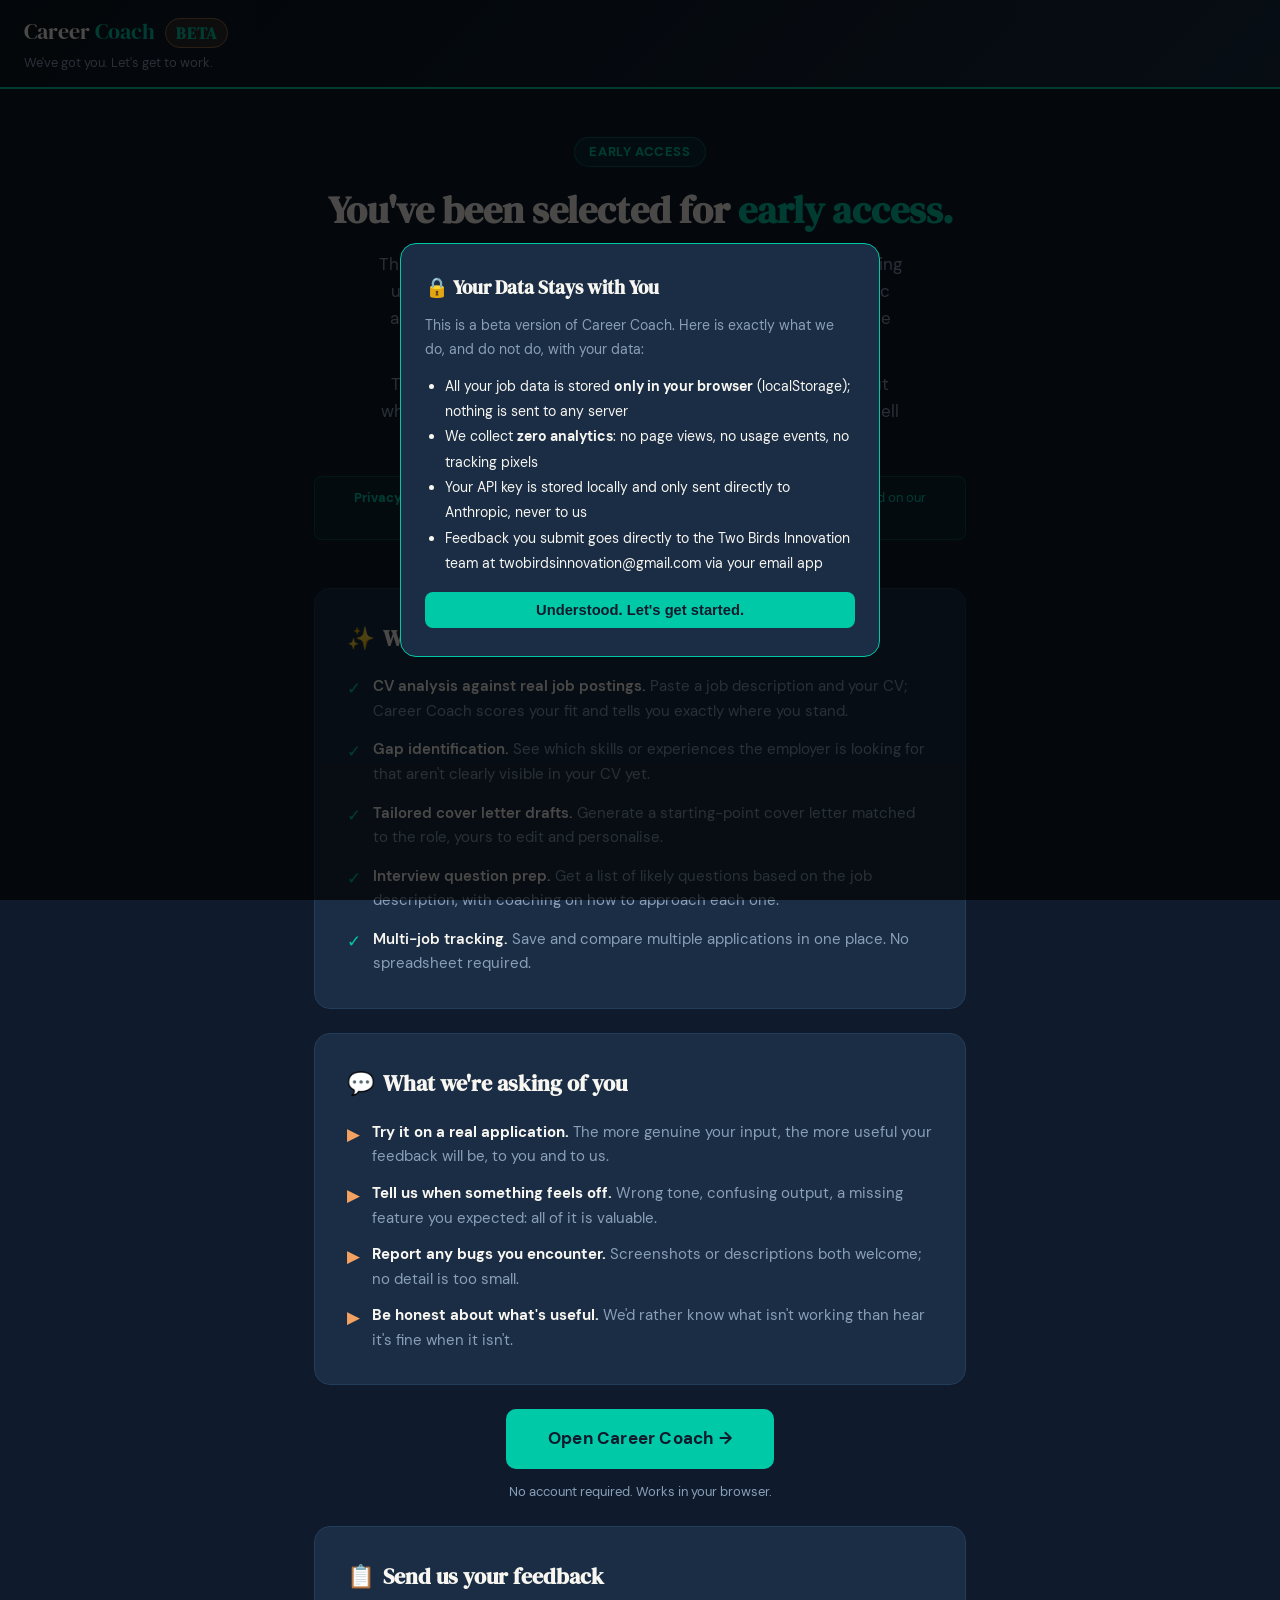
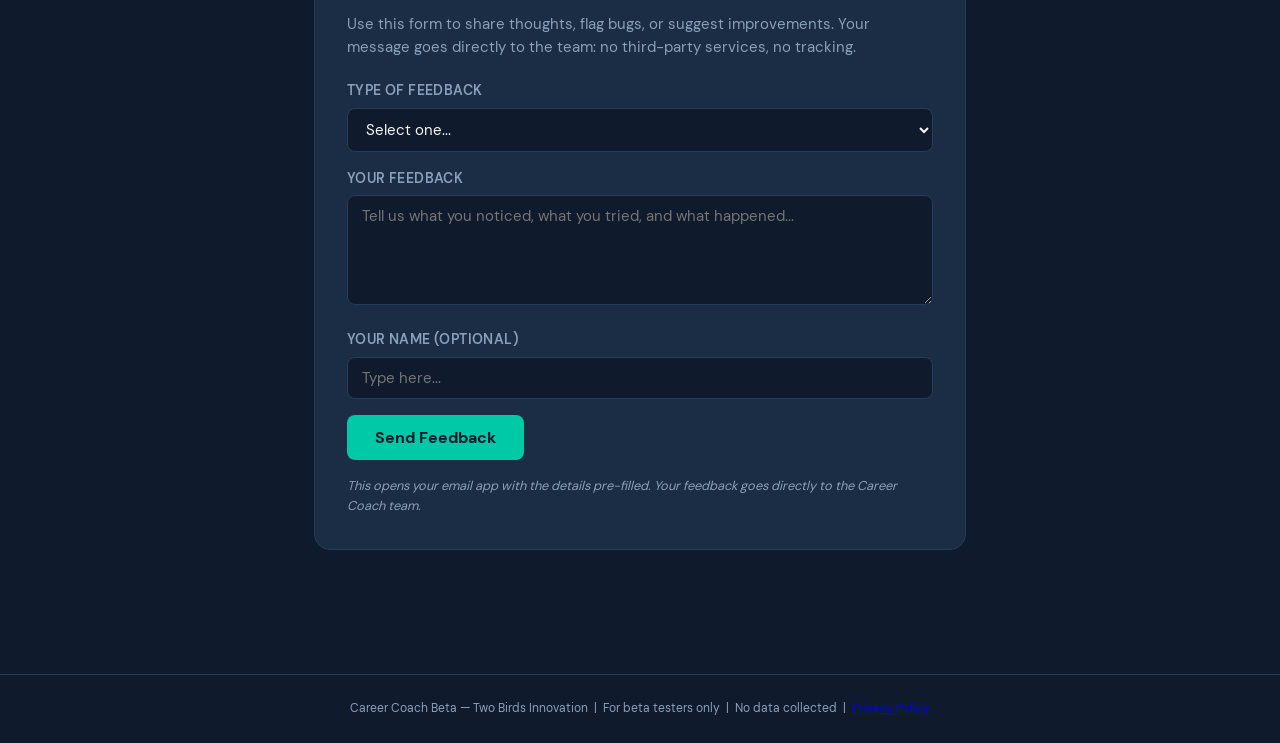
<file: beta/index.html>
<!DOCTYPE html>
<html lang="en-CA">
<head>
  <meta charset="UTF-8">
  <meta name="viewport" content="width=device-width, initial-scale=1.0">
  <title>Career Coach Beta — Early Access</title>
  <meta name="robots" content="noindex, nofollow">
  <style>
    @font-face{font-family:'DM Sans';font-style:normal;font-weight:400;font-display:swap;src:url('../fonts/dm-sans/DMSans-Regular.woff2') format('woff2')}
    @font-face{font-family:'DM Sans';font-style:normal;font-weight:500;font-display:swap;src:url('../fonts/dm-sans/DMSans-Medium.woff2') format('woff2')}
    @font-face{font-family:'DM Sans';font-style:normal;font-weight:600;font-display:swap;src:url('../fonts/dm-sans/DMSans-SemiBold.woff2') format('woff2')}
    @font-face{font-family:'DM Sans';font-style:normal;font-weight:700;font-display:swap;src:url('../fonts/dm-sans/DMSans-Bold.woff2') format('woff2')}
    @font-face{font-family:'DM Serif Display';font-style:normal;font-weight:400;font-display:swap;src:url('../fonts/dm-serif-display/DMSerifDisplay-Regular.woff2') format('woff2')}
    *, *::before, *::after { box-sizing: border-box; margin: 0; padding: 0; }

    :root {
      --navy:     #0F1B2D;
      --card:     #1A2D44;
      --border:   #243d59;
      --warm:     #F8F6F1;
      --teal:     #00C9A7;
      --teal-dim: #009e84;
      --amber:    #F4A261;
      --muted:    #8AA0B8;
      --green:    #2ECC71;
    }

    body {
      background: var(--navy);
      color: var(--warm);
      font-family: 'DM Sans', system-ui, sans-serif;
      min-height: 100vh;
      font-size: 1rem;
      line-height: 1.6;
    }

    /* ── Header ── */
    .app-header {
      background: linear-gradient(135deg, #0a1520, #1A2D44);
      border-bottom: 2px solid var(--teal);
      padding: 14px 24px;
      display: flex;
      align-items: center;
      justify-content: space-between;
    }
    .app-logo {
      font-family: 'DM Serif Display', serif;
      font-size: 1.4em;
      color: var(--warm);
    }
    .app-logo span { color: var(--teal); }
    .beta-pill {
      background: rgba(244, 162, 97, 0.15);
      border: 1px solid rgba(244, 162, 97, 0.5);
      color: var(--amber);
      font-size: 0.72em;
      font-weight: 700;
      letter-spacing: 0.8px;
      text-transform: uppercase;
      padding: 3px 10px;
      border-radius: 20px;
      margin-left: 10px;
      vertical-align: middle;
    }
    .app-tagline {
      color: var(--muted);
      font-size: 0.82em;
      margin-top: 2px;
    }

    /* ── Page wrapper ── */
    .page-wrap {
      max-width: 700px;
      margin: 0 auto;
      padding: 48px 24px 80px;
    }

    /* ── Hero ── */
    .hero {
      text-align: center;
      margin-bottom: 48px;
    }
    .hero-eyebrow {
      display: inline-block;
      background: rgba(0, 201, 167, 0.1);
      border: 1px solid rgba(0, 201, 167, 0.35);
      color: var(--teal);
      font-size: 0.8em;
      font-weight: 700;
      letter-spacing: 0.6px;
      text-transform: uppercase;
      padding: 4px 14px;
      border-radius: 20px;
      margin-bottom: 20px;
    }
    .hero h1 {
      font-family: 'DM Serif Display', serif;
      font-size: 2.4rem;
      color: var(--warm);
      line-height: 1.2;
      margin-bottom: 18px;
    }
    .hero h1 span { color: var(--teal); }
    .hero p {
      font-size: 1.05em;
      color: var(--muted);
      max-width: 540px;
      margin: 0 auto 12px;
    }
    .hero p strong { color: var(--warm); }

    /* ── Privacy notice ── */
    .privacy-bar {
      background: rgba(0, 201, 167, 0.06);
      border: 1px solid rgba(0, 201, 167, 0.25);
      border-radius: 8px;
      padding: 10px 16px;
      font-size: 0.82em;
      color: var(--teal);
      text-align: center;
      margin-top: 24px;
    }
    .privacy-bar strong { font-weight: 700; }

    /* ── Section cards ── */
    .section-card {
      background: var(--card);
      border: 1px solid var(--border);
      border-radius: 16px;
      padding: 32px;
      margin-bottom: 24px;
    }
    .section-card h2 {
      font-family: 'DM Serif Display', serif;
      font-size: 1.4rem;
      color: var(--warm);
      margin-bottom: 18px;
    }
    .section-card h2 .icon {
      margin-right: 8px;
      font-style: normal;
    }

    /* ── Feature list ── */
    .feature-list {
      list-style: none;
      display: flex;
      flex-direction: column;
      gap: 14px;
    }
    .feature-list li {
      display: flex;
      align-items: flex-start;
      gap: 12px;
      font-size: 0.96em;
      color: var(--warm);
    }
    .feature-list li .check {
      color: var(--teal);
      font-size: 1.1em;
      flex-shrink: 0;
      margin-top: 1px;
    }
    .feature-list li .feat-label {
      font-weight: 600;
      margin-right: 4px;
    }
    .feature-list li .feat-desc {
      color: var(--muted);
    }

    /* ── Ask list ── */
    .ask-list {
      list-style: none;
      display: flex;
      flex-direction: column;
      gap: 12px;
    }
    .ask-list li {
      display: flex;
      align-items: flex-start;
      gap: 12px;
      font-size: 0.96em;
      color: var(--muted);
    }
    .ask-list li .bullet {
      color: var(--amber);
      font-size: 1.1em;
      flex-shrink: 0;
      margin-top: 1px;
    }
    .ask-list li strong { color: var(--warm); }

    /* ── Launch button ── */
    .launch-wrap {
      text-align: center;
      margin-bottom: 24px;
    }
    .btn-launch {
      display: inline-block;
      background: var(--teal);
      color: #0F1B2D;
      font-family: 'DM Sans', system-ui, sans-serif;
      font-size: 1.08em;
      font-weight: 700;
      padding: 16px 42px;
      border-radius: 10px;
      text-decoration: none;
      border: none;
      cursor: pointer;
      transition: background 0.2s, transform 0.1s;
      letter-spacing: 0.2px;
    }
    .btn-launch:hover {
      background: var(--teal-dim);
      transform: translateY(-1px);
    }
    .launch-sub {
      margin-top: 12px;
      font-size: 0.82em;
      color: var(--muted);
    }

    /* ── Feedback form ── */
    .feedback-form {
      display: flex;
      flex-direction: column;
      gap: 16px;
    }
    .field-group label {
      display: block;
      font-size: 0.85em;
      font-weight: 600;
      color: var(--muted);
      text-transform: uppercase;
      letter-spacing: 0.4px;
      margin-bottom: 6px;
    }
    .field-group input,
    .field-group select,
    .field-group textarea {
      width: 100%;
      padding: 10px 14px;
      background: #0F1B2D;
      border: 1px solid var(--border);
      border-radius: 8px;
      color: var(--warm);
      font-family: 'DM Sans', system-ui, sans-serif;
      font-size: 0.96em;
      outline: none;
      transition: border-color 0.2s;
    }
    .field-group input:focus,
    .field-group select:focus,
    .field-group textarea:focus { border-color: var(--teal); }
    .field-group select option { background: var(--card); }
    .field-group textarea { resize: vertical; min-height: 110px; }

    .btn-submit {
      background: var(--teal);
      color: #0F1B2D;
      border: none;
      padding: 12px 28px;
      border-radius: 8px;
      font-family: 'DM Sans', system-ui, sans-serif;
      font-weight: 700;
      font-size: 1em;
      cursor: pointer;
      transition: background 0.2s;
      align-self: flex-start;
    }
    .btn-submit:hover { background: var(--teal-dim); }

    .form-note {
      font-size: 0.8em;
      color: var(--muted);
      font-style: italic;
    }

    /* ── Footer ── */
    .app-footer {
      text-align: center;
      padding: 24px;
      color: var(--muted);
      font-size: 0.78em;
      border-top: 1px solid var(--border);
      margin-top: 20px;
    }

    /* ── Responsive ── */
    @media (max-width: 600px) {
      .hero h1 { font-size: 1.75rem; }
      .page-wrap { padding: 32px 16px 60px; }
      .section-card { padding: 24px 18px; }
      .btn-launch { padding: 14px 28px; font-size: 1em; }
      .app-header { padding: 12px 16px; }
      .app-logo { font-size: 1.15em; }
    }
  </style>
</head>
<body>

  <!-- Privacy Modal (first-visit only) -->
  <div id="privacyModal" role="dialog" aria-modal="true" aria-labelledby="privacyModalTitle" style="display:none;position:fixed;inset:0;background:rgba(0,0,0,0.7);z-index:9999;display:flex;align-items:center;justify-content:center;padding:16px;">
    <div style="background:#1A2D44;border:1px solid #00C9A7;border-radius:16px;max-width:480px;width:100%;padding:28px 24px;">
      <h2 id="privacyModalTitle" style="font-family:'DM Serif Display',serif;color:#F8F6F1;font-size:1.2rem;margin-bottom:12px;">🔒 Your Data Stays with You</h2>
      <p style="color:#8AA0B8;font-size:0.9em;line-height:1.65;margin-bottom:12px;">This is a beta version of Career Coach. Here is exactly what we do, and do not do, with your data:</p>
      <ul style="color:#F8F6F1;font-size:0.88em;line-height:1.8;padding-left:1.25rem;margin-bottom:16px;">
        <li>All your job data is stored <strong>only in your browser</strong> (localStorage); nothing is sent to any server</li>
        <li>We collect <strong>zero analytics</strong>: no page views, no usage events, no tracking pixels</li>
        <li>Your API key is stored locally and only sent directly to Anthropic, never to us</li>
        <li>Feedback you submit goes directly to the Two Birds Innovation team at twobirdsinnovation@gmail.com via your email app</li>
      </ul>
      <button onclick="document.getElementById('privacyModal').style.display='none';localStorage.setItem('cc_beta_privacy','1');" style="background:#00C9A7;color:#0F1B2D;border:none;border-radius:8px;padding:10px 22px;font-size:0.92em;font-weight:700;cursor:pointer;width:100%;">Understood. Let's get started.</button>
    </div>
  </div>

  <!-- Header -->
  <header class="app-header">
    <div>
      <div class="app-logo">Career <span>Coach</span><span class="beta-pill">Beta</span></div>
      <div class="app-tagline">We've got you. Let's get to work.</div>
    </div>
  </header>

  <main class="page-wrap">

    <!-- Hero -->
    <section class="hero">
      <div class="hero-eyebrow">Early Access</div>
      <h1>You've been selected for <span>early access.</span></h1>
      <p>
        Thank you for being part of the Career Coach beta.
        You're helping us shape a tool that gives job seekers a <strong>real edge</strong>:
        not generic advice, but personalised analysis built around your CV and the roles you're actually applying for.
      </p>
      <p>
        This is an early build. It works, it's useful, and it's honest about what it can and can't do yet.
        Your experience matters. Please tell us what you find.
      </p>
      <div class="privacy-bar">
        <strong>Privacy first.</strong> This page collects no data.
        The app uses your API key only; nothing is stored on our servers.
      </div>
    </section>

    <!-- What you can do -->
    <section class="section-card">
      <h2><i class="icon">&#10024;</i>What you can do in this beta</h2>
      <ul class="feature-list">
        <li>
          <span class="check">&#10003;</span>
          <span><span class="feat-label">CV analysis against real job postings.</span><span class="feat-desc">Paste a job description and your CV; Career Coach scores your fit and tells you exactly where you stand.</span></span>
        </li>
        <li>
          <span class="check">&#10003;</span>
          <span><span class="feat-label">Gap identification.</span><span class="feat-desc">See which skills or experiences the employer is looking for that aren't clearly visible in your CV yet.</span></span>
        </li>
        <li>
          <span class="check">&#10003;</span>
          <span><span class="feat-label">Tailored cover letter drafts.</span><span class="feat-desc">Generate a starting-point cover letter matched to the role, yours to edit and personalise.</span></span>
        </li>
        <li>
          <span class="check">&#10003;</span>
          <span><span class="feat-label">Interview question prep.</span><span class="feat-desc">Get a list of likely questions based on the job description, with coaching on how to approach each one.</span></span>
        </li>
        <li>
          <span class="check">&#10003;</span>
          <span><span class="feat-label">Multi-job tracking.</span><span class="feat-desc">Save and compare multiple applications in one place. No spreadsheet required.</span></span>
        </li>
      </ul>
    </section>

    <!-- What we're asking -->
    <section class="section-card">
      <h2><i class="icon">&#128172;</i>What we're asking of you</h2>
      <ul class="ask-list">
        <li>
          <span class="bullet">&#9654;</span>
          <span><strong>Try it on a real application.</strong> The more genuine your input, the more useful your feedback will be, to you and to us.</span>
        </li>
        <li>
          <span class="bullet">&#9654;</span>
          <span><strong>Tell us when something feels off.</strong> Wrong tone, confusing output, a missing feature you expected: all of it is valuable.</span>
        </li>
        <li>
          <span class="bullet">&#9654;</span>
          <span><strong>Report any bugs you encounter.</strong> Screenshots or descriptions both welcome; no detail is too small.</span>
        </li>
        <li>
          <span class="bullet">&#9654;</span>
          <span><strong>Be honest about what's useful.</strong> We'd rather know what isn't working than hear it's fine when it isn't.</span>
        </li>
      </ul>
    </section>

    <!-- Launch button -->
    <div class="launch-wrap">
      <a class="btn-launch" href="../index.html">Open Career Coach &rarr;</a>
      <p class="launch-sub">No account required. Works in your browser.</p>
    </div>

    <!-- Feedback form -->
    <section class="section-card">
      <h2><i class="icon">&#128203;</i>Send us your feedback</h2>
      <p style="color: var(--muted); font-size: 0.92em; margin-bottom: 20px;">
        Use this form to share thoughts, flag bugs, or suggest improvements.
        Your message goes directly to the team: no third-party services, no tracking.
      </p>
      <form class="feedback-form" id="feedback-form">
        <div class="field-group">
          <label for="feedback-type">Type of feedback</label>
          <select id="feedback-type" name="feedback-type" required>
            <option value="" disabled selected>Select one...</option>
            <option value="bug">Bug report</option>
            <option value="suggestion">Suggestion or feature request</option>
            <option value="general">General feedback</option>
            <option value="confusing">Something was confusing</option>
            <option value="positive">Something that worked really well</option>
          </select>
        </div>
        <div class="field-group">
          <label for="feedback-body">Your feedback</label>
          <textarea id="feedback-body" name="feedback-body" placeholder="Tell us what you noticed, what you tried, and what happened..." required></textarea>
        </div>
        <div class="field-group">
          <label for="feedback-name">Your name (optional)</label>
          <input type="text" id="feedback-name" name="feedback-name" placeholder="Type here...">
        </div>
        <button type="submit" class="btn-submit">Send Feedback</button>
        <p class="form-note">This opens your email app with the details pre-filled. Your feedback goes directly to the Career Coach team.</p>
      </form>
    </section>

  </main>

  <!-- Footer -->
  <footer class="app-footer">
    Career Coach Beta &mdash; Two Birds Innovation &nbsp;|&nbsp; For beta testers only &nbsp;|&nbsp; No data collected &nbsp;|&nbsp; <a href="../privacy.html">Privacy Policy</a>
  </footer>

  <script>
    // Zero tracking — no analytics, no beacons, no external calls.
    // Feedback form uses mailto only.

    document.getElementById('feedback-form').addEventListener('submit', function (e) {
      e.preventDefault();

      var type = document.getElementById('feedback-type').value;
      var body = document.getElementById('feedback-body').value;
      var name = document.getElementById('feedback-name').value.trim();

      var typeLabels = {
        bug: 'Bug Report',
        suggestion: 'Suggestion / Feature Request',
        general: 'General Feedback',
        confusing: 'Something Was Confusing',
        positive: 'Something That Worked Well'
      };

      var subject = 'Career Coach Beta Feedback: ' + (typeLabels[type] || type);

      var emailBody = 'Feedback type: ' + (typeLabels[type] || type) + '\n\n'
        + body
        + (name ? '\n\n— ' + name : '\n\n— (submitted anonymously)');

      var mailto = 'mailto:twobirdsinnovation@gmail.com'
        + '?subject=' + encodeURIComponent(subject)
        + '&body=' + encodeURIComponent(emailBody);

      window.location.href = mailto;
    });

    // Show privacy modal on first visit
    if (!localStorage.getItem('cc_beta_privacy')) {
      document.getElementById('privacyModal').style.display = 'flex';
    } else {
      document.getElementById('privacyModal').style.display = 'none';
    }
  </script>

</body>
</html>
</file>
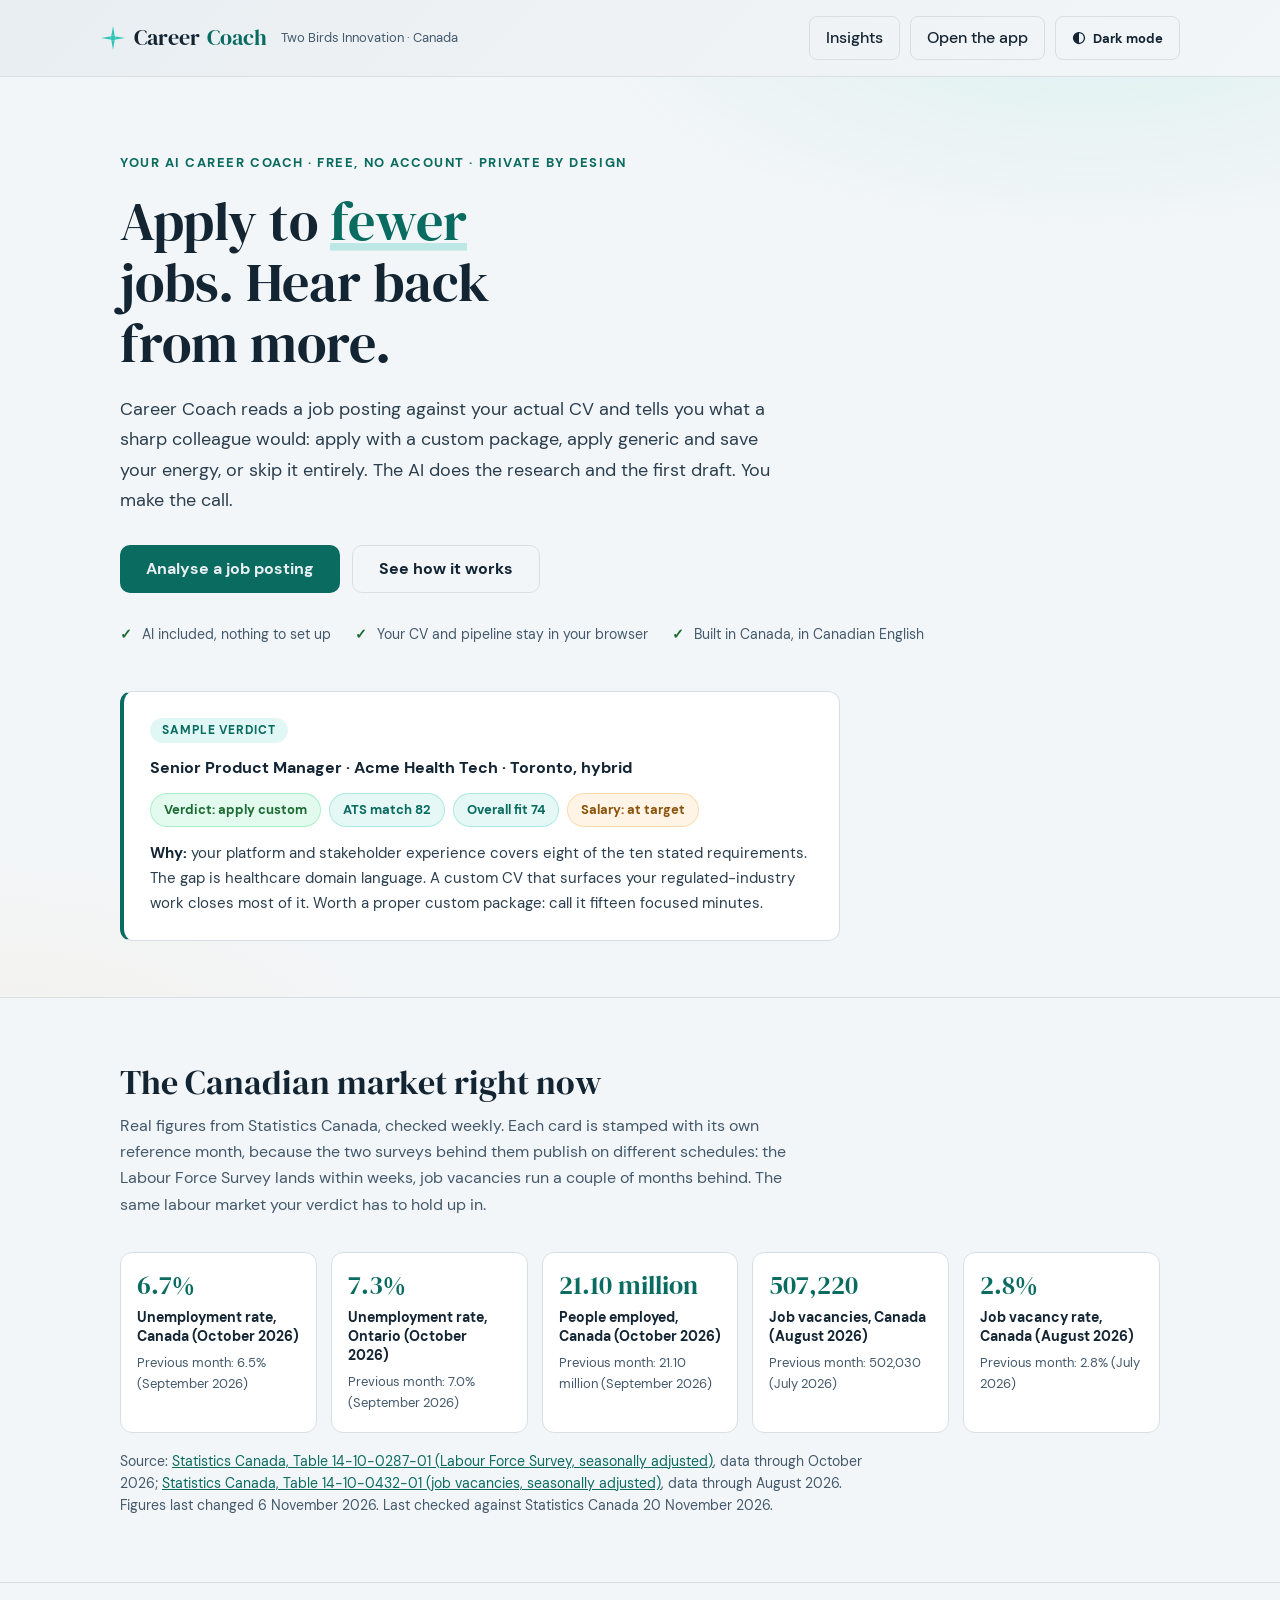
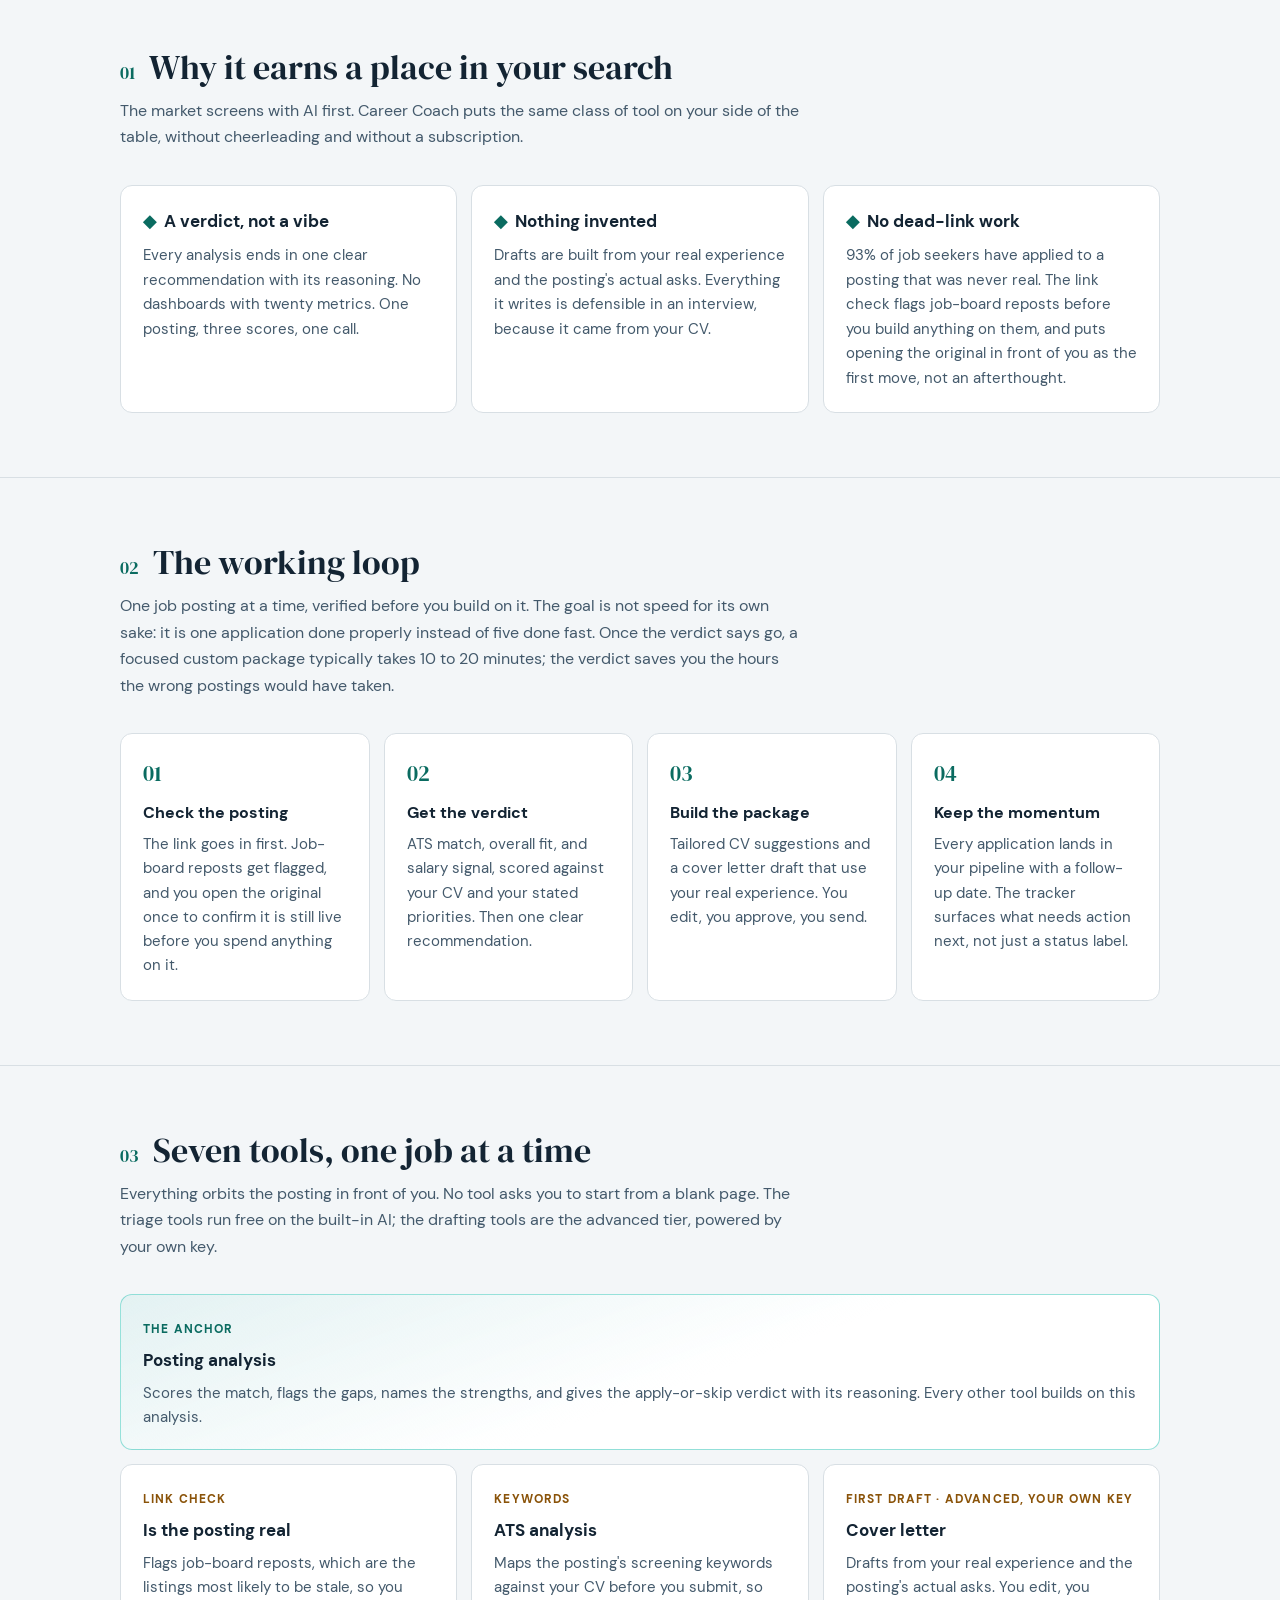
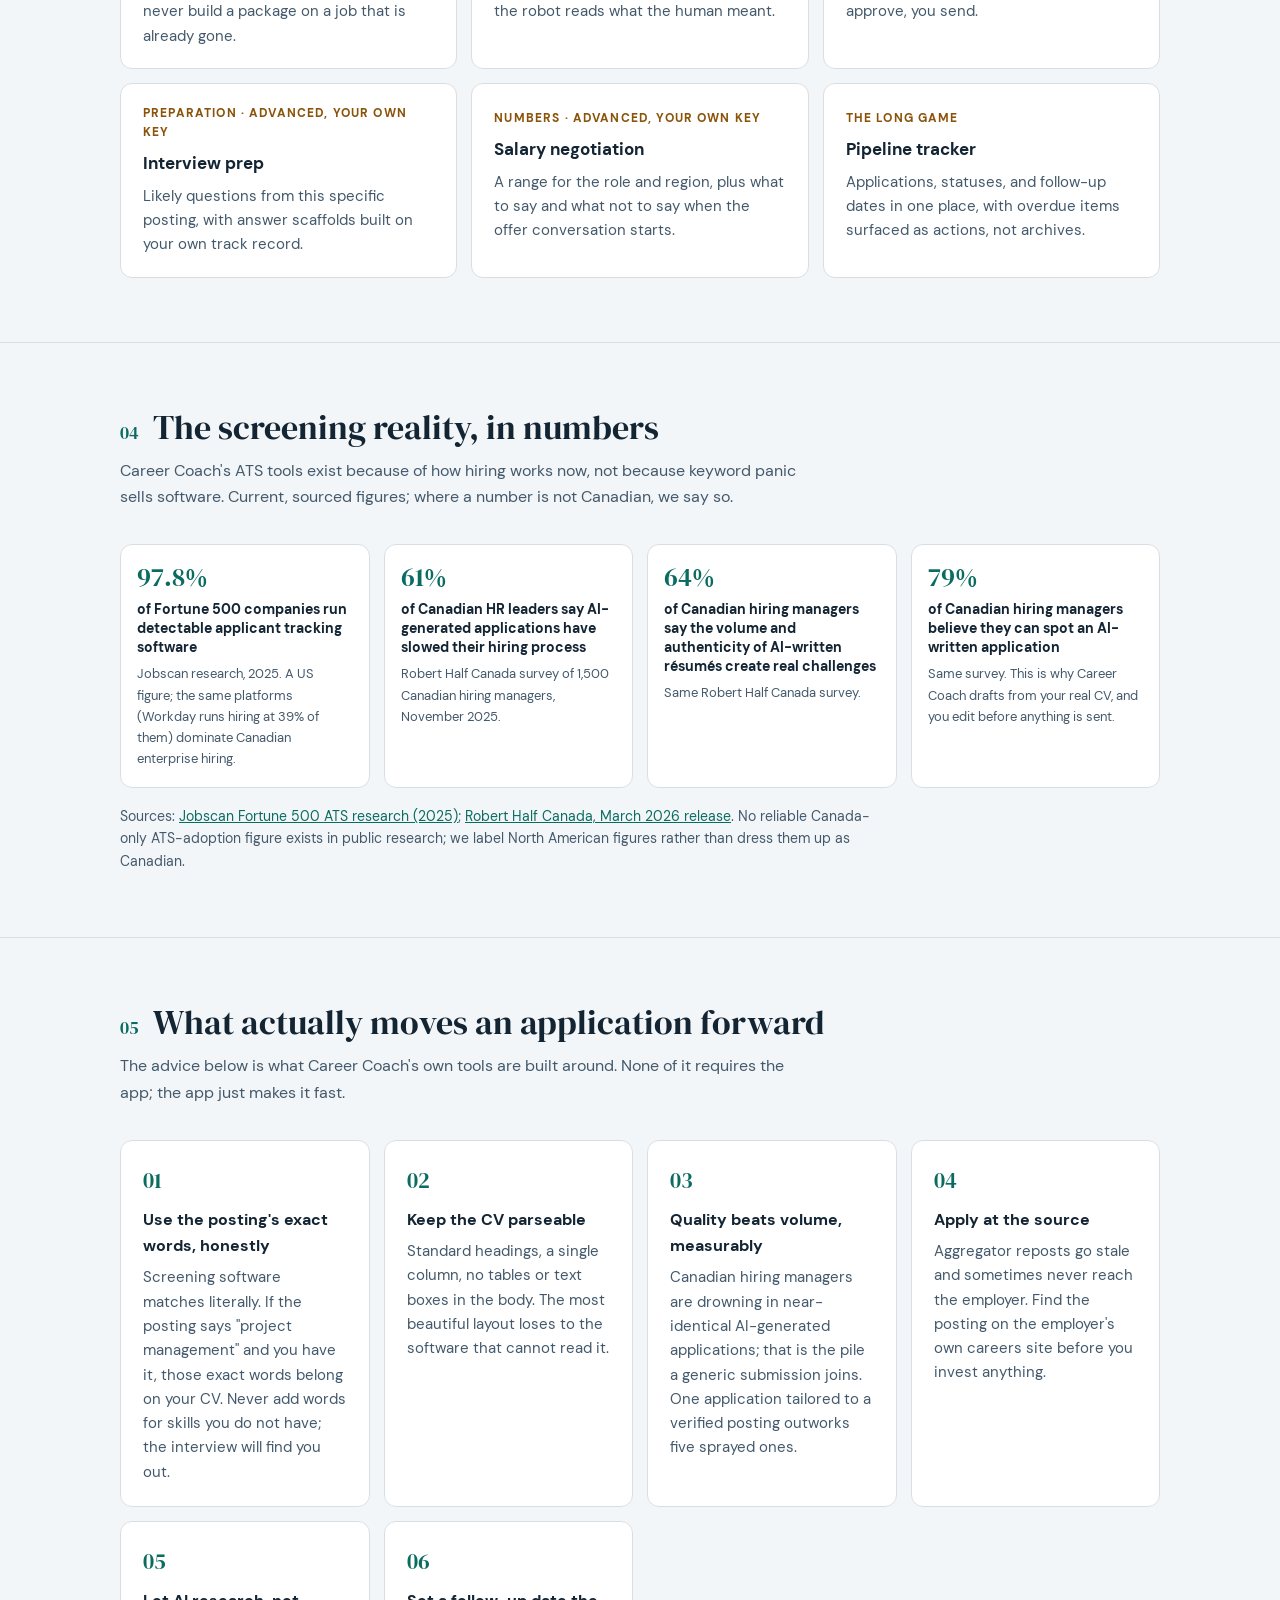
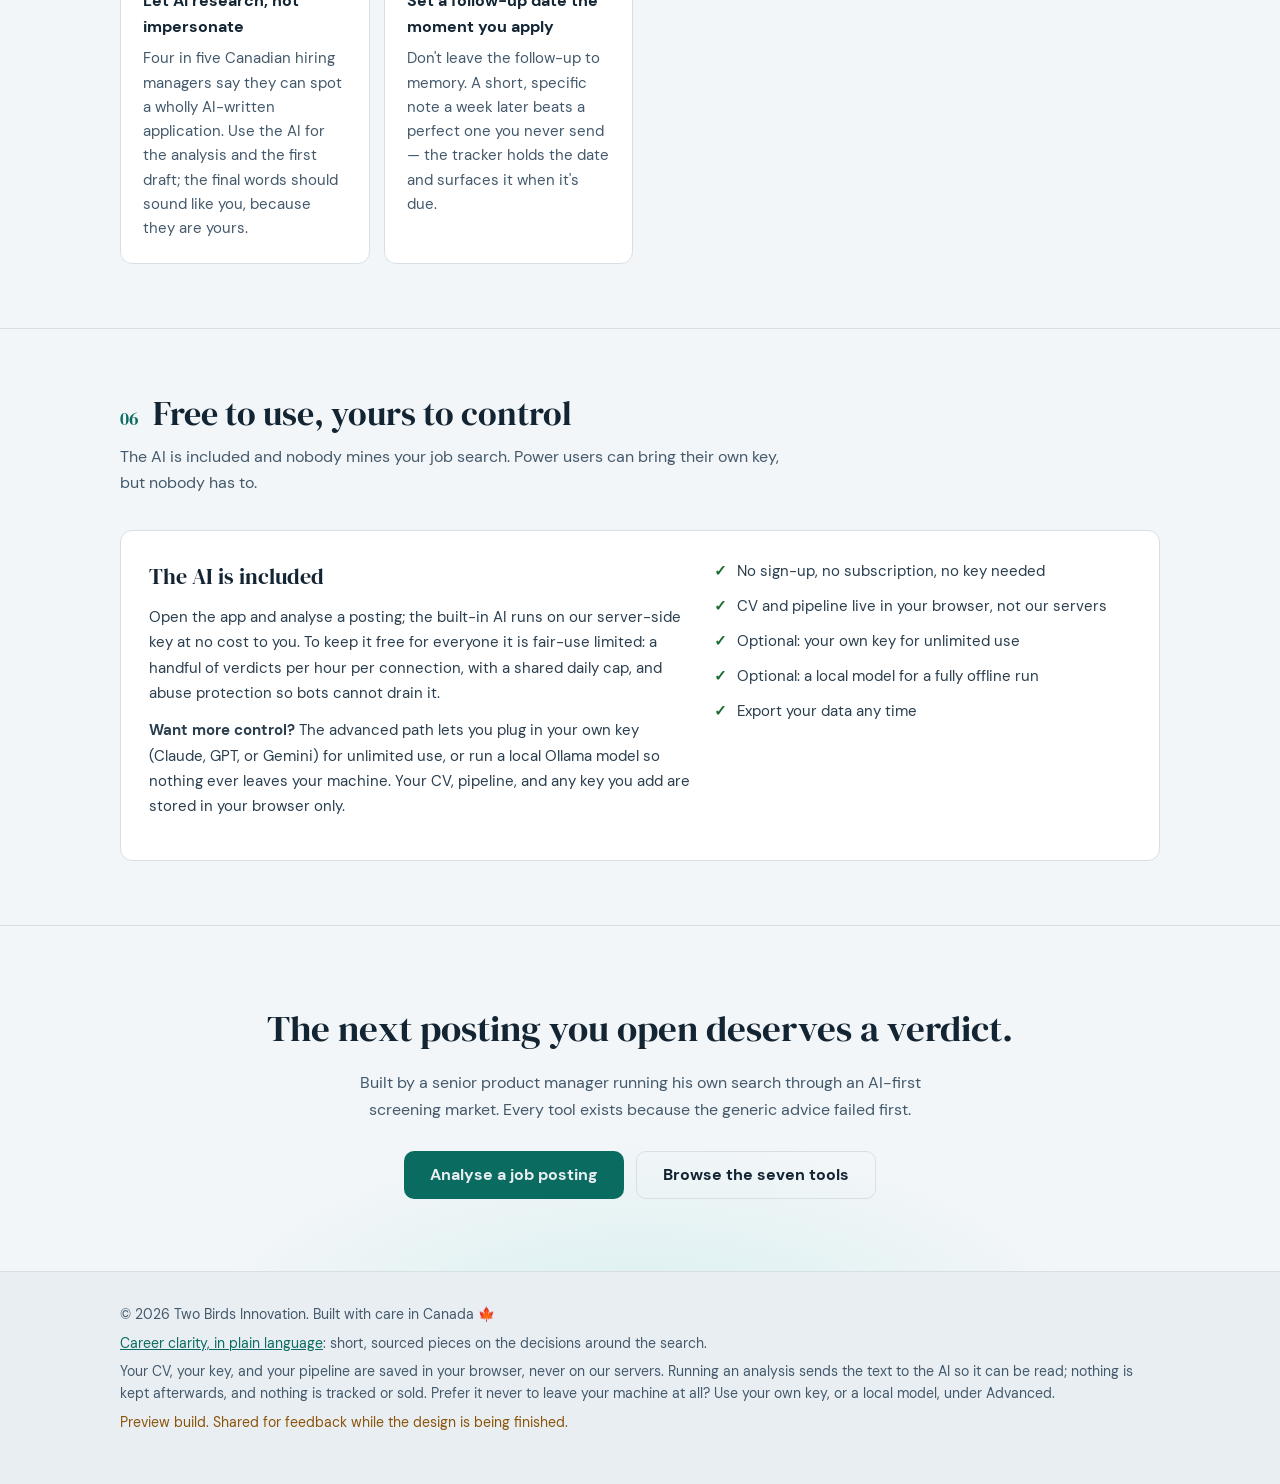
<file: v2-lab/index.html>
<!DOCTYPE html>
<html lang="en-CA">
<head>
  <meta charset="utf-8">
  <meta name="viewport" content="width=device-width, initial-scale=1.0">
  <meta name="robots" content="noindex,nofollow">
  <title>Career Coach: a straight verdict on every job posting | Two Birds Innovation</title>
  <meta name="description" content="Career Coach analyses a real job posting against your actual CV and gives you one clear recommendation: apply custom, apply generic, or skip. Private by design. Your data stays in your browser.">
  <link rel="icon" href="data:image/svg+xml,%3Csvg xmlns='http://www.w3.org/2000/svg' viewBox='0 0 32 32'%3E%3Crect width='32' height='32' rx='7' fill='%230F1B2D'/%3E%3Cg fill='%232EC4B6' transform='translate(16 16) scale(1.02) translate(-16 -16)'%3E%3Cpolygon points='16,3 18.3,16 16,13.7 13.7,16'/%3E%3Cpolygon points='29,16 16,13.7 18.3,16 16,18.3'/%3E%3Cpolygon points='16,29 13.7,16 16,18.3 18.3,16'/%3E%3Cpolygon points='3,16 16,18.3 13.7,16 16,13.7'/%3E%3Ccircle cx='16' cy='16' r='2.9'/%3E%3C/g%3E%3C/svg%3E">
  <script>
    /* Apply the shared theme preference before paint (same key as app.html)
       so dark/light carries across the landing and the app. */
    (function () {
      try {
        var t = localStorage.getItem("cc-v2-theme");
        if (t === "dark" || (!t && window.matchMedia("(prefers-color-scheme: dark)").matches)) {
          document.documentElement.setAttribute("data-theme", "dark");
        }
      } catch (e) {}
    }());
  </script>
  <style>
    /* ── Two Birds / Career Coach tokens (harbour navy, teal, amber) ──
       Light is the default; dark is applied via html[data-theme="dark"].
       Light values mirror the app's WCAG-verified light tokens so the
       landing and the app read as one product. */
    :root{
      color-scheme:light;
      --bg:#F3F6F8;          /* cool paper */
      --bg-deep:#E9EEF2;
      --card:#FFFFFF;
      --border:#D8DFE4;
      --ink:#132433;
      --muted:#43596B;
      --muted-strong:#2A3E4E;
      --teal:#0A6B60;        /* working teal, deep - text/marks on light */
      --teal-deep:#085249;
      --amber:#8A5309;       /* amber text on light */
      --green:#1C6B33;
      --red:#B3321B;
      --radius:12px;
      --shell:1080px;
      --ease-out-expo:cubic-bezier(0.16,1,0.3,1);
      --ease-out-quint:cubic-bezier(0.22,1,0.36,1);
    }
    html[data-theme="dark"]{
      color-scheme:dark;
      --bg:#0F1B2D;          /* harbour navy */
      --bg-deep:#0A1520;
      --card:#1A2D44;
      --border:#2A4059;
      --ink:#F3F6F8;         /* warm off-white */
      --muted:#A9BEd3;
      --muted-strong:#C7D6E4;
      --teal:#2EC4B6;
      --teal-deep:#1FA396;
      --amber:#FFA02E;
      --green:#3DDC84;
      --red:#FF6B5E;
    }
    @font-face{font-family:'DM Sans';font-style:normal;font-weight:400;font-display:swap;src:url('fonts/dm-sans/DMSans-Regular.woff2') format('woff2')}
    @font-face{font-family:'DM Sans';font-style:normal;font-weight:500;font-display:swap;src:url('fonts/dm-sans/DMSans-Medium.woff2') format('woff2')}
    @font-face{font-family:'DM Sans';font-style:normal;font-weight:700;font-display:swap;src:url('fonts/dm-sans/DMSans-Bold.woff2') format('woff2')}
    @font-face{font-family:'DM Serif Display';font-style:normal;font-weight:400;font-display:swap;src:url('fonts/dm-serif-display/DMSerifDisplay-Regular.woff2') format('woff2')}

    *,*::before,*::after{box-sizing:border-box;margin:0;padding:0}
    html{scroll-behavior:smooth}
    @media (prefers-reduced-motion: reduce){
      html{scroll-behavior:auto}
      *,*::before,*::after{animation:none !important;transition:none !important}
    }
    body{
      background:var(--bg);
      color:var(--ink);
      font-family:'DM Sans',-apple-system,BlinkMacSystemFont,"Segoe UI",Roboto,sans-serif;
      font-size:1rem;
      line-height:1.65;
      -webkit-font-smoothing:antialiased;
    }
    img,svg{display:block;max-width:100%}
    a{color:var(--teal)}
    :focus-visible{outline:3px solid var(--teal);outline-offset:3px;border-radius:4px}

    .shell{max-width:var(--shell);margin:0 auto;padding:0 20px}

    /* Skip link (WCAG 2.4.1) */
    .skip-link{
      position:absolute;top:-52px;left:12px;z-index:999;
      background:var(--teal);color:var(--bg-deep);font-weight:700;
      padding:12px 18px;border-radius:0 0 8px 8px;text-decoration:none;
      transition:top .2s ease;
    }
    .skip-link:focus{top:0}

    /* ── Header ── */
    .site-header{
      border-bottom:1px solid var(--border);
      background:linear-gradient(135deg,var(--bg-deep),var(--bg));
    }
    .site-header .bar{
      display:flex;align-items:center;gap:14px;flex-wrap:wrap;
      padding:16px 0;
    }
    .wordmark{
      display:inline-flex;align-items:baseline;gap:2px;
      font-family:'DM Serif Display',Georgia,serif;
      font-size:1.35rem;color:var(--ink);text-decoration:none;
    }
    .wordmark svg{align-self:center;margin-right:6px;flex-shrink:0}
    .wordmark .mark{color:var(--teal)}
    .byline{color:var(--muted);font-size:.82rem}
    .header-spacer{flex:1}
    .header-nav a{
      display:inline-flex;align-items:center;min-height:44px;padding:0 16px;
      color:var(--ink);text-decoration:none;font-weight:500;
      border:1px solid var(--border);border-radius:8px;
    }
    .header-nav a:hover{border-color:var(--teal);color:var(--teal)}
    .header-nav{display:inline-flex;align-items:center;gap:10px}
    .theme-toggle{
      display:inline-flex;align-items:center;gap:7px;
      font:600 .82rem 'DM Sans',-apple-system,sans-serif;
      color:var(--ink);background:none;
      border:1px solid var(--border);border-radius:8px;
      min-height:44px;padding:0 16px;cursor:pointer;white-space:nowrap;
      transition:border-color .15s ease,color .15s ease;
    }
    .theme-toggle:hover{border-color:var(--teal);color:var(--teal)}

    /* ── Hero ── */
    .hero{
      padding:72px 0 56px;
      background:
        radial-gradient(900px 420px at 85% -10%, rgba(46,196,182,.12), transparent 60%),
        radial-gradient(700px 380px at 0% 110%, rgba(255,160,46,.07), transparent 60%);
    }
    .eyebrow{
      display:inline-block;
      color:var(--teal);font-weight:700;font-size:.8rem;
      letter-spacing:.12em;text-transform:uppercase;
      margin-bottom:18px;
    }
    .hero h1{
      font-family:'DM Serif Display',Georgia,serif;
      font-weight:400;
      font-size:clamp(2.1rem,5.5vw,3.4rem);
      line-height:1.12;
      max-width:15ch;
      margin-bottom:20px;
    }
    .hero h1 .u{
      color:var(--teal);
      background-image:linear-gradient(rgba(46,196,182,.28),rgba(46,196,182,.28));
      background-repeat:no-repeat;
      background-position:0 88%;
      background-size:100% .14em;
    }
    .lead{
      color:var(--muted-strong);
      font-size:clamp(1.02rem,2.2vw,1.15rem);
      max-width:56ch;
      margin-bottom:30px;
    }
    .hero-cta{display:flex;gap:12px;flex-wrap:wrap;margin-bottom:30px}
    .btn{
      display:inline-flex;align-items:center;justify-content:center;
      min-height:48px;padding:0 26px;border-radius:10px;
      font-weight:700;font-size:1rem;text-decoration:none;
      transition:background .15s ease,color .15s ease,border-color .15s ease,
        transform .2s var(--ease-out-quint),box-shadow .2s var(--ease-out-quint);
    }
    .btn-primary{background:var(--teal);color:var(--bg-deep)}
    .btn-primary:hover{
      background:var(--teal-deep);
      transform:translateY(-1px);
      box-shadow:0 4px 8px rgba(10,107,96,.28);
    }
    .btn-primary:active{transform:translateY(0) scale(.98);box-shadow:none;transition-duration:.08s}
    .btn-ghost{border:1px solid var(--border);color:var(--ink)}
    .btn-ghost:hover{border-color:var(--teal);color:var(--teal)}
    .hero-facts{display:flex;gap:10px 24px;flex-wrap:wrap;color:var(--muted);font-size:.9rem}
    .hero-facts .tick{color:var(--green);font-weight:700;margin-right:6px}

    /* ── Hero entrance: the pitch settles in, then the verdict is delivered ──
       Static CSS is always the final, fully visible state; keyframes only
       define the from-state, so reduced-motion (animation:none above) and
       any renderer that skips animations still shows the complete hero. */
    @keyframes hero-rise{
      from{opacity:0;transform:translateY(14px)}
    }
    @keyframes hero-fade{
      from{opacity:0}
    }
    @keyframes hero-underline{
      from{background-size:0% .14em}
    }
    @keyframes verdict-stamp{
      from{opacity:0;transform:scale(.92)}
    }
    .hero .eyebrow{animation:hero-fade .5s var(--ease-out-quint) both}
    .hero h1{animation:hero-rise .6s var(--ease-out-expo) .06s both}
    .hero h1 .u{animation:hero-underline .5s var(--ease-out-quint) .55s both}
    .hero .lead{animation:hero-rise .6s var(--ease-out-expo) .16s both}
    .hero .hero-cta{animation:hero-rise .6s var(--ease-out-expo) .24s both}
    .hero .hero-facts{animation:hero-fade .6s var(--ease-out-quint) .34s both}
    .hero .verdict-sample{animation:hero-rise .65s var(--ease-out-expo) .38s both}
    /* Chips stamp in one at a time: the scores coming back */
    .hero .vs-chips .chip{
      animation:verdict-stamp .45s var(--ease-out-expo) both;
      animation-delay:calc(.72s + var(--i,0) * .09s);
    }

    /* ── Sample verdict card (in hero flow) ── */
    .verdict-sample{
      margin-top:44px;
      background:var(--card);
      border:1px solid var(--border);
      border-left:4px solid var(--teal);
      border-radius:var(--radius);
      padding:24px 26px;
      max-width:720px;
    }
    .vs-label{
      display:inline-block;background:rgba(46,196,182,.14);color:var(--teal);
      font-size:.72rem;font-weight:700;letter-spacing:.08em;text-transform:uppercase;
      border-radius:20px;padding:3px 12px;margin-bottom:12px;
    }
    .vs-role{font-weight:700;margin-bottom:12px}
    .vs-chips{display:flex;gap:8px;flex-wrap:wrap;margin-bottom:14px}
    .chip{
      border-radius:20px;padding:5px 13px;font-size:.82rem;font-weight:700;
      border:1px solid transparent;
    }
    .chip-strong{background:rgba(61,220,132,.14);color:var(--green);border-color:rgba(61,220,132,.35)}
    .chip-teal{background:rgba(46,196,182,.12);color:var(--teal);border-color:rgba(46,196,182,.3)}
    .chip-caution{background:rgba(255,160,46,.12);color:var(--amber);border-color:rgba(255,160,46,.3)}
    .vs-quote{color:var(--muted-strong);font-size:.95rem}
    .vs-quote b{color:var(--ink)}

    /* ── Hiring trends (live StatCan data) ── */
    .trend-grid{display:grid;gap:14px;grid-template-columns:1fr 1fr}
    @media (min-width:640px){.trend-grid{grid-template-columns:repeat(3,1fr)}}
    @media (min-width:980px){.trend-grid{grid-template-columns:repeat(5,1fr)}}
    .trend-card{
      background:var(--card);border:1px solid var(--border);border-radius:var(--radius);
      padding:18px 16px;
    }
    .trend-value{
      font-family:'DM Serif Display',Georgia,serif;
      font-size:1.65rem;color:var(--teal);line-height:1.1;
    }
    .trend-label{font-weight:700;font-size:.88rem;margin-top:8px;line-height:1.35}
    .trend-prev{color:var(--muted);font-size:.8rem;margin-top:6px}
    .trend-note{color:var(--muted);font-size:.85rem;margin-top:18px;max-width:76ch}
    .trend-note a{color:var(--teal)}
    /* Screening-reality stats reuse the trend cards but cap at 4 columns */
    .stat-grid{grid-template-columns:1fr}
    @media (min-width:640px){.stat-grid{grid-template-columns:1fr 1fr}}
    @media (min-width:980px){.stat-grid{grid-template-columns:repeat(4,1fr)}}

    /* ── Sections ── */
    .section{padding:64px 0;border-top:1px solid var(--border)}
    .section-head{display:flex;align-items:baseline;gap:14px;margin-bottom:10px}
    .section-num{
      font-family:'DM Serif Display',Georgia,serif;
      color:var(--teal);font-size:1.1rem;
    }
    .section h2{
      font-family:'DM Serif Display',Georgia,serif;
      font-weight:400;
      font-size:clamp(1.5rem,3.6vw,2.1rem);
      line-height:1.2;
    }
    .section-sub{color:var(--muted);max-width:62ch;margin-bottom:34px}

    /* ── Value strip ── */
    .values{display:grid;gap:14px;grid-template-columns:1fr}
    .value{
      background:var(--card);border:1px solid var(--border);border-radius:var(--radius);
      padding:22px;
    }
    .value h3{font-size:1.05rem;margin-bottom:8px}
    .value h3 .vh{color:var(--teal);margin-right:8px}
    .value p{color:var(--muted);font-size:.93rem}
    @media (min-width:720px){.values{grid-template-columns:repeat(3,1fr)}}

    /* ── How it works ── */
    .loop{display:grid;gap:14px;grid-template-columns:1fr;counter-reset:step}
    .loop-step{
      background:var(--card);border:1px solid var(--border);border-radius:var(--radius);
      padding:22px;position:relative;counter-increment:step;
    }
    .loop-step::before{
      content:counter(step,decimal-leading-zero);
      font-family:'DM Serif Display',Georgia,serif;
      color:var(--teal);font-size:1.35rem;display:block;margin-bottom:8px;
    }
    .loop-step .k{display:block;font-weight:700;margin-bottom:6px}
    .loop-step p{color:var(--muted);font-size:.92rem}
    @media (min-width:720px){.loop{grid-template-columns:repeat(2,1fr)}}
    @media (min-width:980px){.loop{grid-template-columns:repeat(4,1fr)}}

    /* ── Toolkit ── */
    .toolkit{display:grid;gap:14px;grid-template-columns:1fr}
    .tool{
      background:var(--card);border:1px solid var(--border);border-radius:var(--radius);
      padding:20px 22px;
    }
    .tool-anchor{border-color:rgba(46,196,182,.5);background:linear-gradient(160deg,rgba(46,196,182,.08),var(--card) 55%)}
    .t-tag{
      display:inline-block;color:var(--amber);font-size:.72rem;font-weight:700;
      letter-spacing:.1em;text-transform:uppercase;margin-bottom:8px;
    }
    .tool-anchor .t-tag{color:var(--teal)}
    .tool h3{font-size:1.05rem;margin-bottom:6px}
    .tool p{color:var(--muted);font-size:.92rem}
    @media (min-width:640px){.toolkit{grid-template-columns:repeat(2,1fr)}}
    @media (min-width:980px){
      .toolkit{grid-template-columns:repeat(3,1fr)}
      .tool-anchor{grid-column:span 3}
    }

    /* ── BYOK / privacy ── */
    .byok{
      display:grid;gap:24px;grid-template-columns:1fr;align-items:start;
      background:var(--card);border:1px solid var(--border);border-radius:var(--radius);
      padding:28px;
    }
    .byok h3{font-family:'DM Serif Display',Georgia,serif;font-weight:400;font-size:1.35rem;margin-bottom:10px}
    .byok p{color:var(--muted-strong);font-size:.96rem;margin-bottom:12px;max-width:60ch}
    .byok ul{list-style:none;display:grid;gap:10px}
    .byok li{display:flex;gap:10px;color:var(--muted-strong);font-size:.94rem}
    .byok li::before{content:"\2713";color:var(--green);font-weight:700;flex-shrink:0}
    @media (min-width:820px){.byok{grid-template-columns:1.3fr 1fr}}

    /* ── Final CTA band ── */
    .cta-band{
      text-align:center;
      padding:72px 0;
      border-top:1px solid var(--border);
      background:
        radial-gradient(700px 320px at 50% 120%, rgba(46,196,182,.14), transparent 65%);
    }
    .cta-band h2{
      font-family:'DM Serif Display',Georgia,serif;font-weight:400;
      font-size:clamp(1.6rem,4vw,2.3rem);margin-bottom:12px;
    }
    .cta-band p{color:var(--muted);max-width:52ch;margin:0 auto 28px}
    .cta-band .hero-cta{justify-content:center;margin-bottom:0}

    /* ── Footer ── */
    .site-footer{
      border-top:1px solid var(--border);
      padding:32px 0 44px;color:var(--muted);font-size:.85rem;
      background:var(--bg-deep);
    }
    .site-footer p{margin-bottom:6px}
    .lab-note{color:var(--amber)}
  </style>
</head>
<body>

  <a href="#main" class="skip-link">Skip to main content</a>

  <header class="site-header">
    <div class="shell bar">
      <a class="wordmark" href="index.html" aria-label="Career Coach home">
        <svg width="26" height="26" viewBox="0 0 28 28" xmlns="http://www.w3.org/2000/svg" aria-hidden="true" fill="#2EC4B6">
          <polygon points="14,1 16,13 14,11 12,13"/>
          <polygon points="27,14 15,12 17,14 15,16"/>
          <polygon points="14,27 12,15 14,17 16,15"/>
          <polygon points="1,14 13,16 11,14 13,12"/>
          <circle cx="14" cy="14" r="2.5"/>
        </svg>
        Career<span class="mark">&nbsp;Coach</span>
      </a>
      <span class="byline">Two Birds Innovation &middot; Canada</span>
      <span class="header-spacer"></span>
      <nav class="header-nav" aria-label="Site">
        <a href="insights.html">Insights</a>
        <a href="app.html">Open the app</a>
        <button type="button" class="theme-toggle" id="themeToggle" aria-pressed="false">
          <svg width="14" height="14" viewBox="0 0 16 16" xmlns="http://www.w3.org/2000/svg" aria-hidden="true"><circle cx="8" cy="8" r="6.25" fill="none" stroke="currentColor" stroke-width="1.5"/><path d="M8 1.75 A6.25 6.25 0 0 0 8 14.25 Z" fill="currentColor"/></svg>
          <span id="themeWord">Dark mode</span>
        </button>
      </nav>
    </div>
  </header>

  <main id="main">

    <!-- Hero -->
    <section class="hero" aria-labelledby="hero-h">
      <div class="shell">
        <p class="eyebrow">Your AI career coach &middot; free, no account &middot; private by design</p>
        <h1 id="hero-h">Apply to <span class="u">fewer</span> jobs. Hear back from more.</h1>
        <p class="lead">Career Coach reads a job posting against your actual CV and tells you what a sharp colleague would: apply with a custom package, apply generic and save your energy, or skip it entirely. The AI does the research and the first draft. You make the call.</p>
        <div class="hero-cta">
          <a class="btn btn-primary" href="app.html">Analyse a job posting</a>
          <a class="btn btn-ghost" href="#how">See how it works</a>
        </div>
        <div class="hero-facts">
          <span><span class="tick" aria-hidden="true">&#10003;</span> AI included, nothing to set up</span>
          <span><span class="tick" aria-hidden="true">&#10003;</span> Your CV and pipeline stay in your browser</span>
          <span><span class="tick" aria-hidden="true">&#10003;</span> Built in Canada, in Canadian English</span>
        </div>

        <div class="verdict-sample" role="group" aria-label="Sample analysis output">
          <span class="vs-label">Sample verdict</span>
          <p class="vs-role">Senior Product Manager &middot; Acme Health Tech &middot; Toronto, hybrid</p>
          <div class="vs-chips">
            <span class="chip chip-strong" style="--i:0">Verdict: apply custom</span>
            <span class="chip chip-teal" style="--i:1">ATS match 82</span>
            <span class="chip chip-teal" style="--i:2">Overall fit 74</span>
            <span class="chip chip-caution" style="--i:3">Salary: at target</span>
          </div>
          <p class="vs-quote"><b>Why:</b> your platform and stakeholder experience covers eight of the ten stated requirements. The gap is healthcare domain language. A custom CV that surfaces your regulated-industry work closes most of it. Worth a proper custom package: call it fifteen focused minutes.</p>
        </div>
      </div>
    </section>

    <!-- Hiring trends: live StatCan figures fetched client-side.
         Stays hidden unless real data loads; no numbers are hard-coded here. -->
    <section class="section" id="trends" aria-labelledby="trends-h" hidden>
      <div class="shell">
        <div class="section-head">
          <h2 id="trends-h">The Canadian market right now</h2>
        </div>
        <p class="section-sub">Real figures from Statistics Canada, checked weekly. Each card is stamped with its own reference month, because the two surveys behind them publish on different schedules: the Labour Force Survey lands within weeks, job vacancies run a couple of months behind. The same labour market your verdict has to hold up in.</p>
        <div class="trend-grid" id="trendGrid"></div>
        <p class="trend-note" id="trendNote"></p>
      </div>
    </section>

    <!-- Value -->
    <section class="section" id="value" aria-labelledby="value-h">
      <div class="shell">
        <div class="section-head">
          <span class="section-num" aria-hidden="true">01</span>
          <h2 id="value-h">Why it earns a place in your search</h2>
        </div>
        <p class="section-sub">The market screens with AI first. Career Coach puts the same class of tool on your side of the table, without cheerleading and without a subscription.</p>
        <div class="values">
          <div class="value">
            <h3><span class="vh" aria-hidden="true">&#9670;</span>A verdict, not a vibe</h3>
            <p>Every analysis ends in one clear recommendation with its reasoning. No dashboards with twenty metrics. One posting, three scores, one call.</p>
          </div>
          <div class="value">
            <h3><span class="vh" aria-hidden="true">&#9670;</span>Nothing invented</h3>
            <p>Drafts are built from your real experience and the posting's actual asks. Everything it writes is defensible in an interview, because it came from your CV.</p>
          </div>
          <div class="value">
            <h3><span class="vh" aria-hidden="true">&#9670;</span>No dead-link work</h3>
            <p>93% of job seekers have applied to a posting that was never real. The link check flags job-board reposts before you build anything on them, and puts opening the original in front of you as the first move, not an afterthought.</p>
          </div>
        </div>
      </div>
    </section>

    <!-- How it works -->
    <section class="section" id="how" aria-labelledby="how-h">
      <div class="shell">
        <div class="section-head">
          <span class="section-num" aria-hidden="true">02</span>
          <h2 id="how-h">The working loop</h2>
        </div>
        <p class="section-sub">One job posting at a time, verified before you build on it. The goal is not speed for its own sake: it is one application done properly instead of five done fast. Once the verdict says go, a focused custom package typically takes 10 to 20 minutes; the verdict saves you the hours the wrong postings would have taken.</p>
        <div class="loop">
          <div class="loop-step">
            <span class="k">Check the posting</span>
            <p>The link goes in first. Job-board reposts get flagged, and you open the original once to confirm it is still live before you spend anything on it.</p>
          </div>
          <div class="loop-step">
            <span class="k">Get the verdict</span>
            <p>ATS match, overall fit, and salary signal, scored against your CV and your stated priorities. Then one clear recommendation.</p>
          </div>
          <div class="loop-step">
            <span class="k">Build the package</span>
            <p>Tailored CV suggestions and a cover letter draft that use your real experience. You edit, you approve, you send.</p>
          </div>
          <div class="loop-step">
            <span class="k">Keep the momentum</span>
            <p>Every application lands in your pipeline with a follow-up date. The tracker surfaces what needs action next, not just a status label.</p>
          </div>
        </div>
      </div>
    </section>

    <!-- Toolkit -->
    <section class="section" id="toolkit" aria-labelledby="toolkit-h">
      <div class="shell">
        <div class="section-head">
          <span class="section-num" aria-hidden="true">03</span>
          <h2 id="toolkit-h">Seven tools, one job at a time</h2>
        </div>
        <p class="section-sub">Everything orbits the posting in front of you. No tool asks you to start from a blank page. The triage tools run free on the built-in AI; the drafting tools are the advanced tier, powered by your own key.</p>
        <div class="toolkit">
          <div class="tool tool-anchor">
            <span class="t-tag">The anchor</span>
            <h3>Posting analysis</h3>
            <p>Scores the match, flags the gaps, names the strengths, and gives the apply-or-skip verdict with its reasoning. Every other tool builds on this analysis.</p>
          </div>
          <div class="tool">
            <span class="t-tag">Link check</span>
            <h3>Is the posting real</h3>
            <p>Flags job-board reposts, which are the listings most likely to be stale, so you never build a package on a job that is already gone.</p>
          </div>
          <div class="tool">
            <span class="t-tag">Keywords</span>
            <h3>ATS analysis</h3>
            <p>Maps the posting's screening keywords against your CV before you submit, so the robot reads what the human meant.</p>
          </div>
          <div class="tool">
            <span class="t-tag">First draft &middot; advanced, your own key</span>
            <h3>Cover letter</h3>
            <p>Drafts from your real experience and the posting's actual asks. You edit, you approve, you send.</p>
          </div>
          <div class="tool">
            <span class="t-tag">Preparation &middot; advanced, your own key</span>
            <h3>Interview prep</h3>
            <p>Likely questions from this specific posting, with answer scaffolds built on your own track record.</p>
          </div>
          <div class="tool">
            <span class="t-tag">Numbers &middot; advanced, your own key</span>
            <h3>Salary negotiation</h3>
            <p>A range for the role and region, plus what to say and what not to say when the offer conversation starts.</p>
          </div>
          <div class="tool">
            <span class="t-tag">The long game</span>
            <h3>Pipeline tracker</h3>
            <p>Applications, statuses, and follow-up dates in one place, with overdue items surfaced as actions, not archives.</p>
          </div>
        </div>
      </div>
    </section>

    <!-- Screening reality: sourced ATS + AI-screening statistics -->
    <section class="section" id="screening" aria-labelledby="screening-h">
      <div class="shell">
        <div class="section-head">
          <span class="section-num" aria-hidden="true">04</span>
          <h2 id="screening-h">The screening reality, in numbers</h2>
        </div>
        <p class="section-sub">Career Coach's ATS tools exist because of how hiring works now, not because keyword panic sells software. Current, sourced figures; where a number is not Canadian, we say so.</p>
        <div class="trend-grid stat-grid" data-claim="ats-screening-stats" data-v="3" data-c="2" data-verified="2026-09-14">
          <div class="trend-card">
            <div class="trend-value">97.8%</div>
            <div class="trend-label">of Fortune 500 companies run detectable applicant tracking software</div>
            <div class="trend-prev">Jobscan research, 2025. A US figure; the same platforms (Workday runs hiring at 39% of them) dominate Canadian enterprise hiring.</div>
          </div>
          <div class="trend-card">
            <div class="trend-value">61%</div>
            <div class="trend-label">of Canadian HR leaders say AI-generated applications have slowed their hiring process</div>
            <div class="trend-prev">Robert Half Canada survey of 1,500 Canadian hiring managers, November 2025.</div>
          </div>
          <div class="trend-card">
            <div class="trend-value">64%</div>
            <div class="trend-label">of Canadian hiring managers say the volume and authenticity of AI-written r&eacute;sum&eacute;s create real challenges</div>
            <div class="trend-prev">Same Robert Half Canada survey.</div>
          </div>
          <div class="trend-card">
            <div class="trend-value">79%</div>
            <div class="trend-label">of Canadian hiring managers believe they can spot an AI-written application</div>
            <div class="trend-prev">Same survey. This is why Career Coach drafts from your real CV, and you edit before anything is sent.</div>
          </div>
        </div>
        <p class="trend-note">Sources: <a href="https://www.jobscan.co/blog/fortune-500-use-applicant-tracking-systems/" rel="noopener">Jobscan Fortune 500 ATS research (2025)</a>; <a href="https://press.roberthalf.ca/2026-03-10-New-survey-61-per-cent-of-HR-leaders-report-AI-generated-applications-are-slowing-hiring" rel="noopener">Robert Half Canada, March 2026 release</a>. No reliable Canada-only ATS-adoption figure exists in public research; we label North American figures rather than dress them up as Canadian.</p>
      </div>
    </section>

    <!-- Best practices: in-house, evidence-grounded -->
    <section class="section" id="practices" aria-labelledby="practices-h">
      <div class="shell">
        <div class="section-head">
          <span class="section-num" aria-hidden="true">05</span>
          <h2 id="practices-h">What actually moves an application forward</h2>
        </div>
        <p class="section-sub">The advice below is what Career Coach's own tools are built around. None of it requires the app; the app just makes it fast.</p>
        <div class="loop">
          <div class="loop-step">
            <span class="k">Use the posting's exact words, honestly</span>
            <p>Screening software matches literally. If the posting says "project management" and you have it, those exact words belong on your CV. Never add words for skills you do not have; the interview will find you out.</p>
          </div>
          <div class="loop-step">
            <span class="k">Keep the CV parseable</span>
            <p>Standard headings, a single column, no tables or text boxes in the body. The most beautiful layout loses to the software that cannot read it.</p>
          </div>
          <div class="loop-step">
            <span class="k">Quality beats volume, measurably</span>
            <p>Canadian hiring managers are drowning in near-identical AI-generated applications; that is the pile a generic submission joins. One application tailored to a verified posting outworks five sprayed ones.</p>
          </div>
          <div class="loop-step">
            <span class="k">Apply at the source</span>
            <p>Aggregator reposts go stale and sometimes never reach the employer. Find the posting on the employer's own careers site before you invest anything.</p>
          </div>
          <div class="loop-step">
            <span class="k">Let AI research, not impersonate</span>
            <p>Four in five Canadian hiring managers say they can spot a wholly AI-written application. Use the AI for the analysis and the first draft; the final words should sound like you, because they are yours.</p>
          </div>
          <div class="loop-step">
            <span class="k">Set a follow-up date the moment you apply</span>
            <p>Don't leave the follow-up to memory. A short, specific note a week later beats a perfect one you never send &mdash; the tracker holds the date and surfaces it when it's due.</p>
          </div>
        </div>
      </div>
    </section>

    <!-- BYOK / privacy -->
    <section class="section" id="private" aria-labelledby="private-h">
      <div class="shell">
        <div class="section-head">
          <span class="section-num" aria-hidden="true">06</span>
          <h2 id="private-h">Free to use, yours to control</h2>
        </div>
        <p class="section-sub">The AI is included and nobody mines your job search. Power users can bring their own key, but nobody has to.</p>
        <div class="byok">
          <div>
            <h3>The AI is included</h3>
            <p>Open the app and analyse a posting; the built-in AI runs on our server-side key at no cost to you. To keep it free for everyone it is fair-use limited: a handful of verdicts per hour per connection, with a shared daily cap, and abuse protection so bots cannot drain it.</p>
            <p><b>Want more control?</b> The advanced path lets you plug in your own key (Claude, GPT, or Gemini) for unlimited use, or run a local Ollama model so nothing ever leaves your machine. Your CV, pipeline, and any key you add are stored in your browser only.</p>
          </div>
          <ul>
            <li>No sign-up, no subscription, no key needed</li>
            <li>CV and pipeline live in your browser, not our servers</li>
            <li>Optional: your own key for unlimited use</li>
            <li>Optional: a local model for a fully offline run</li>
            <li>Export your data any time</li>
          </ul>
        </div>
      </div>
    </section>

    <!-- Final CTA -->
    <section class="cta-band" aria-labelledby="cta-h">
      <div class="shell">
        <h2 id="cta-h">The next posting you open deserves a verdict.</h2>
        <p>Built by a senior product manager running his own search through an AI-first screening market. Every tool exists because the generic advice failed first.</p>
        <div class="hero-cta">
          <a class="btn btn-primary" href="app.html">Analyse a job posting</a>
          <a class="btn btn-ghost" href="#toolkit">Browse the seven tools</a>
        </div>
      </div>
    </section>

  </main>

  <footer class="site-footer">
    <div class="shell">
      <p>&copy; <span id="copyright-year">2026</span> Two Birds Innovation. Built with care in Canada <span aria-hidden="true">🍁</span></p>
      <p><a href="insights.html">Career clarity, in plain language</a>: short, sourced pieces on the decisions around the search.</p>
      <p>Your CV, your key, and your pipeline are saved in your browser, never on our servers. Running an analysis sends the text to the AI so it can be read; nothing is kept afterwards, and nothing is tracked or sold. Prefer it never to leave your machine at all? Use your own key, or a local model, under Advanced.</p>
      <p class="lab-note">Preview build. Shared for feedback while the design is being finished.</p>
    </div>
  </footer>

  <script>
    /* Theme toggle: writes the shared cc-v2-theme key read by the app. */
    (function () {
      var root = document.documentElement;
      var btn = document.getElementById("themeToggle");
      if (!btn) return;
      function sync() {
        var dark = root.getAttribute("data-theme") === "dark";
        var word = document.getElementById("themeWord");
        if (word) { word.textContent = dark ? "Light mode" : "Dark mode"; }
        btn.setAttribute("aria-pressed", String(dark));
      }
      btn.addEventListener("click", function () {
        var dark = root.getAttribute("data-theme") === "dark";
        if (dark) { root.removeAttribute("data-theme"); }
        else { root.setAttribute("data-theme", "dark"); }
        try { localStorage.setItem("cc-v2-theme", dark ? "light" : "dark"); } catch (e) {}
        sync();
      });
      sync();
    }());

    /* Hiring trends: fetch real StatCan figures from data/hiring-trends.json
       (written by scripts/fetch-hiring-trends.py via the monthly workflow).
       The section only appears when live data loads. Nothing is fabricated:
       every value, period, and source link comes from the fetched file. */
    (function () {
      var section = document.getElementById("trends");
      var grid = document.getElementById("trendGrid");
      var note = document.getElementById("trendNote");
      if (!section || !grid || !note || !window.fetch) return;

      var MONTHS = ["", "January", "February", "March", "April", "May", "June",
                    "July", "August", "September", "October", "November", "December"];

      function periodLabel(p) {
        if (!p) return "";
        var parts = String(p).split("-");
        var m = MONTHS[parseInt(parts[1], 10)] || "";
        return m ? m + " " + parts[0] : p;
      }

      function dayLabel(d) {
        var parts = String(d).split("-");
        var m = MONTHS[parseInt(parts[1], 10)];
        return m ? (parseInt(parts[2], 10) + " " + m + " " + parts[0]) : String(d);
      }

      function fmtValue(value, unit) {
        if (typeof value !== "number" || !isFinite(value)) return null;
        if (unit === "%") return value.toFixed(1) + "%";
        if (unit === "thousands") return (value / 1000).toFixed(2) + " million";
        return Math.round(value).toLocaleString("en-CA");
      }

      function makeCard(stat) {
        var val = fmtValue(stat.value, stat.unit);
        if (val === null || !stat.label) return null;
        var card = document.createElement("div");
        card.className = "trend-card";
        var v = document.createElement("div");
        v.className = "trend-value";
        v.textContent = val;
        card.appendChild(v);
        var l = document.createElement("div");
        l.className = "trend-label";
        l.textContent = stat.label + " (" + periodLabel(stat.reference_period) + ")";
        card.appendChild(l);
        var prev = fmtValue(stat.previous_value, stat.unit);
        if (prev !== null && stat.previous_period) {
          var p = document.createElement("div");
          p.className = "trend-prev";
          // Say "previous month" explicitly. Without it the comparison month reads
          // as if it were the figure's own reference period, which is what made a
          // June number look like a May one.
          p.textContent = "Previous month: " + prev + " (" + periodLabel(stat.previous_period) + ")";
          card.appendChild(p);
        }
        return card;
      }

      function buildNote(d, shown) {
        note.textContent = "";
        note.appendChild(document.createTextNode("Source: "));
        var seen = {};
        var first = true;
        shown.forEach(function (stat) {
          if (!stat.source_url || seen[stat.source_url]) return;
          seen[stat.source_url] = true;
          if (!first) note.appendChild(document.createTextNode("; "));
          first = false;
          var a = document.createElement("a");
          a.href = stat.source_url;
          a.rel = "noopener";
          a.textContent = stat.source || "Statistics Canada";
          note.appendChild(a);
          note.appendChild(document.createTextNode(", data through " + periodLabel(stat.reference_period)));
        });
        note.appendChild(document.createTextNode("."));

        // Two different facts, shown separately: the day the figures last CHANGED,
        // and the day we last successfully reached StatCan. A refresh that quietly
        // stops working then shows as an ageing "checked" date instead of hiding
        // behind an "updated" date that only looks current.
        if (d.updated) {
          note.appendChild(document.createTextNode(" Figures last changed " + dayLabel(d.updated) + "."));
        }
        if (d.checked) {
          note.appendChild(document.createTextNode(" Last checked against Statistics Canada " + dayLabel(d.checked) + "."));
          var age = Math.floor((Date.now() - Date.parse(d.checked + "T00:00:00Z")) / 86400000);
          if (isFinite(age) && age > 21) {
            var warn = document.createElement("b");
            warn.textContent = " The automatic refresh has not run in " + age + " days, so these figures may be behind.";
            note.appendChild(warn);
          }
        }
      }

      fetch("../data/hiring-trends.json")
        .then(function (r) { return r.ok ? r.json() : Promise.reject(new Error("HTTP " + r.status)); })
        .then(function (d) {
          if (!d || !Array.isArray(d.stats) || !d.stats.length) return;
          var shown = [];
          d.stats.forEach(function (stat) {
            var card = makeCard(stat);
            if (card) { grid.appendChild(card); shown.push(stat); }
          });
          if (!shown.length) return;
          buildNote(d, shown);
          section.hidden = false;
        })
        .catch(function () { /* leave the section hidden; never show placeholder numbers */ });
    }());
  </script>
<script>document.getElementById('copyright-year').textContent = new Date().getFullYear();</script>

</body>
</html>
</file>
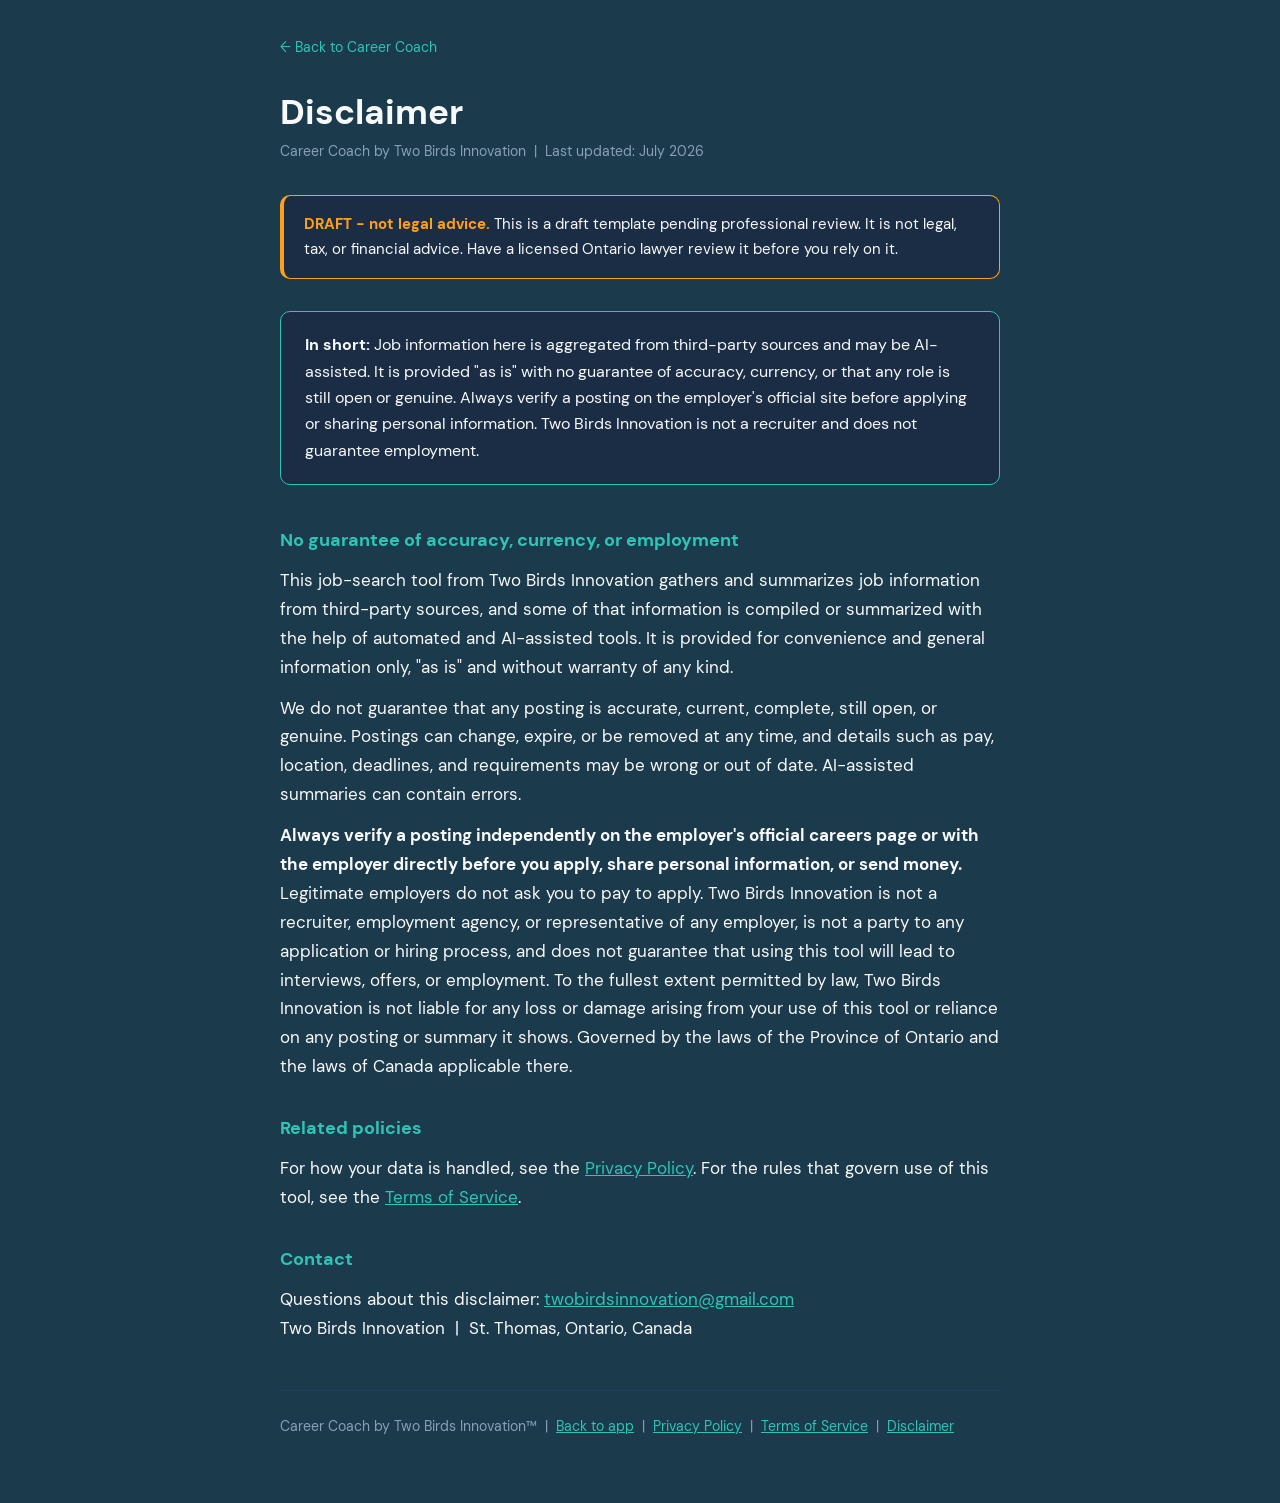
<file: disclaimer.html>
<!DOCTYPE html>
<html lang="en-CA">
<head>
  <meta charset="UTF-8">
  <meta name="viewport" content="width=device-width, initial-scale=1.0">
  <title>Disclaimer - Career Coach by Two Birds Innovation</title>
  <meta name="description" content="Disclaimer for Career Coach. Job information is aggregated from third-party sources and may be AI-assisted. Always verify a posting on the employer's official site before applying.">
  <meta property="og:title" content="Disclaimer - Career Coach">
  <meta property="og:description" content="Job information here is provided as is with no guarantee of accuracy, currency, or that any role is still open. Verify before you apply.">
  <meta property="og:type" content="website">
  <meta name="robots" content="index, follow">
  <style>
    @font-face{font-family:'DM Sans';font-style:normal;font-weight:400;font-display:swap;src:url('fonts/dm-sans/DMSans-Regular.woff2') format('woff2')}
    @font-face{font-family:'DM Sans';font-style:normal;font-weight:500;font-display:swap;src:url('fonts/dm-sans/DMSans-Medium.woff2') format('woff2')}
    @font-face{font-family:'DM Sans';font-style:normal;font-weight:600;font-display:swap;src:url('fonts/dm-sans/DMSans-SemiBold.woff2') format('woff2')}
    @font-face{font-family:'DM Sans';font-style:normal;font-weight:700;font-display:swap;src:url('fonts/dm-sans/DMSans-Bold.woff2') format('woff2')}
    *, *::before, *::after { box-sizing: border-box; margin: 0; padding: 0; }

    :root {
      --navy: #1B3A4B;
      --card: #1A2D44;
      --border: #243d59;
      --warm: #F8F9FA;
      --teal: #2EC4B6;
      --amber: #FF9F1C;
      --muted: #8AA0B8;
      --bg: #0F1B2D;
    }

    body {
      background: var(--navy);
      color: var(--warm);
      font-family: 'DM Sans', -apple-system, BlinkMacSystemFont, 'Segoe UI', Roboto, sans-serif;
      font-size: 17px;
      line-height: 1.7;
      min-height: 100vh;
      padding: 2rem 1rem 4rem;
    }

    .container { max-width: 720px; margin: 0 auto; }

    .back-link {
      display: inline-block;
      color: var(--teal);
      text-decoration: none;
      font-size: 0.9rem;
      margin-bottom: 2rem;
    }
    .back-link:hover { text-decoration: underline; }
    .back-link:focus-visible { outline: 3px solid var(--teal); outline-offset: 3px; }

    h1 {
      font-size: clamp(1.6rem, 5vw, 2.2rem);
      font-weight: 700;
      margin-bottom: 0.4rem;
      line-height: 1.2;
    }

    .last-updated {
      font-size: 0.85rem;
      color: var(--muted);
      margin-bottom: 2rem;
    }

    .draft-note {
      background: var(--card);
      border: 1px solid var(--amber);
      border-left: 4px solid var(--amber);
      border-radius: 10px;
      padding: 1rem 1.25rem;
      margin-bottom: 2rem;
      font-size: 0.92rem;
    }
    .draft-note strong { color: var(--amber); }

    .summary-box {
      background: var(--card);
      border: 1px solid var(--teal);
      border-radius: 10px;
      padding: 1.25rem 1.5rem;
      margin-bottom: 2.5rem;
    }
    .summary-box p { margin: 0; font-size: 0.97rem; }

    section { margin-bottom: 2rem; }

    h2 {
      font-size: 1.15rem;
      font-weight: 700;
      color: var(--teal);
      margin-bottom: 0.6rem;
    }

    p { margin-bottom: 0.75rem; }
    p:last-child { margin-bottom: 0; }

    ul { padding-left: 1.25rem; margin-bottom: 0.75rem; }
    li { margin-bottom: 0.35rem; }

    a { color: var(--teal); }
    a:hover { text-decoration: underline; }
    a:focus-visible { outline: 3px solid var(--teal); outline-offset: 2px; }

    .footer {
      margin-top: 3rem;
      padding-top: 1.5rem;
      border-top: 1px solid var(--border);
      font-size: 0.85rem;
      color: var(--muted);
    }
    .footer a { color: var(--teal); }

    @media (max-width: 600px) {
      body { font-size: 16px; padding: 1.25rem 1rem 3rem; }
    }
  </style>
</head>
<body>
  <div class="container">
    <a href="index.html" class="back-link">&#8592; Back to Career Coach</a>

    <h1>Disclaimer</h1>
    <p class="last-updated">Career Coach by Two Birds Innovation &nbsp;|&nbsp; <span data-claim="page-last-updated" data-v="1" data-c="2" data-verified="2026-09-14">Last updated: July 2026</span></p>

    <div class="draft-note">
      <p><strong>DRAFT - not legal advice.</strong> This is a draft template pending professional review. It is not legal, tax, or financial advice. Have a licensed Ontario lawyer review it before you rely on it.</p>
    </div>

    <div class="summary-box">
      <p><strong>In short:</strong> Job information here is aggregated from third-party sources and may be AI-assisted. It is provided "as is" with no guarantee of accuracy, currency, or that any role is still open or genuine. Always verify a posting on the employer's official site before applying or sharing personal information. Two Birds Innovation is not a recruiter and does not guarantee employment.</p>
    </div>

    <section>
      <h2>No guarantee of accuracy, currency, or employment</h2>
      <p>This job-search tool from Two Birds Innovation gathers and summarizes job information from third-party sources, and some of that information is compiled or summarized with the help of automated and AI-assisted tools. It is provided for convenience and general information only, "as is" and without warranty of any kind.</p>
      <p>We do not guarantee that any posting is accurate, current, complete, still open, or genuine. Postings can change, expire, or be removed at any time, and details such as pay, location, deadlines, and requirements may be wrong or out of date. AI-assisted summaries can contain errors.</p>
      <p><strong>Always verify a posting independently on the employer's official careers page or with the employer directly before you apply, share personal information, or send money.</strong> Legitimate employers do not ask you to pay to apply. Two Birds Innovation is not a recruiter, employment agency, or representative of any employer, is not a party to any application or hiring process, and does not guarantee that using this tool will lead to interviews, offers, or employment. To the fullest extent permitted by law, Two Birds Innovation is not liable for any loss or damage arising from your use of this tool or reliance on any posting or summary it shows. Governed by the laws of the Province of Ontario and the laws of Canada applicable there.</p>
    </section>

    <section>
      <h2>Related policies</h2>
      <p>For how your data is handled, see the <a href="privacy.html">Privacy Policy</a>. For the rules that govern use of this tool, see the <a href="terms.html">Terms of Service</a>.</p>
    </section>

    <section>
      <h2>Contact</h2>
      <p>Questions about this disclaimer: <a href="mailto:twobirdsinnovation@gmail.com">twobirdsinnovation@gmail.com</a><br>
      Two Birds Innovation &nbsp;|&nbsp; St. Thomas, Ontario, Canada</p>
    </section>

    <footer class="footer">
      <p>Career Coach by Two Birds Innovation™ &nbsp;|&nbsp; <a href="index.html">Back to app</a> &nbsp;|&nbsp; <a href="privacy.html">Privacy Policy</a> &nbsp;|&nbsp; <a href="terms.html">Terms of Service</a> &nbsp;|&nbsp; <a href="disclaimer.html">Disclaimer</a></p>
    </footer>
  </div>
</body>
</html>
</file>
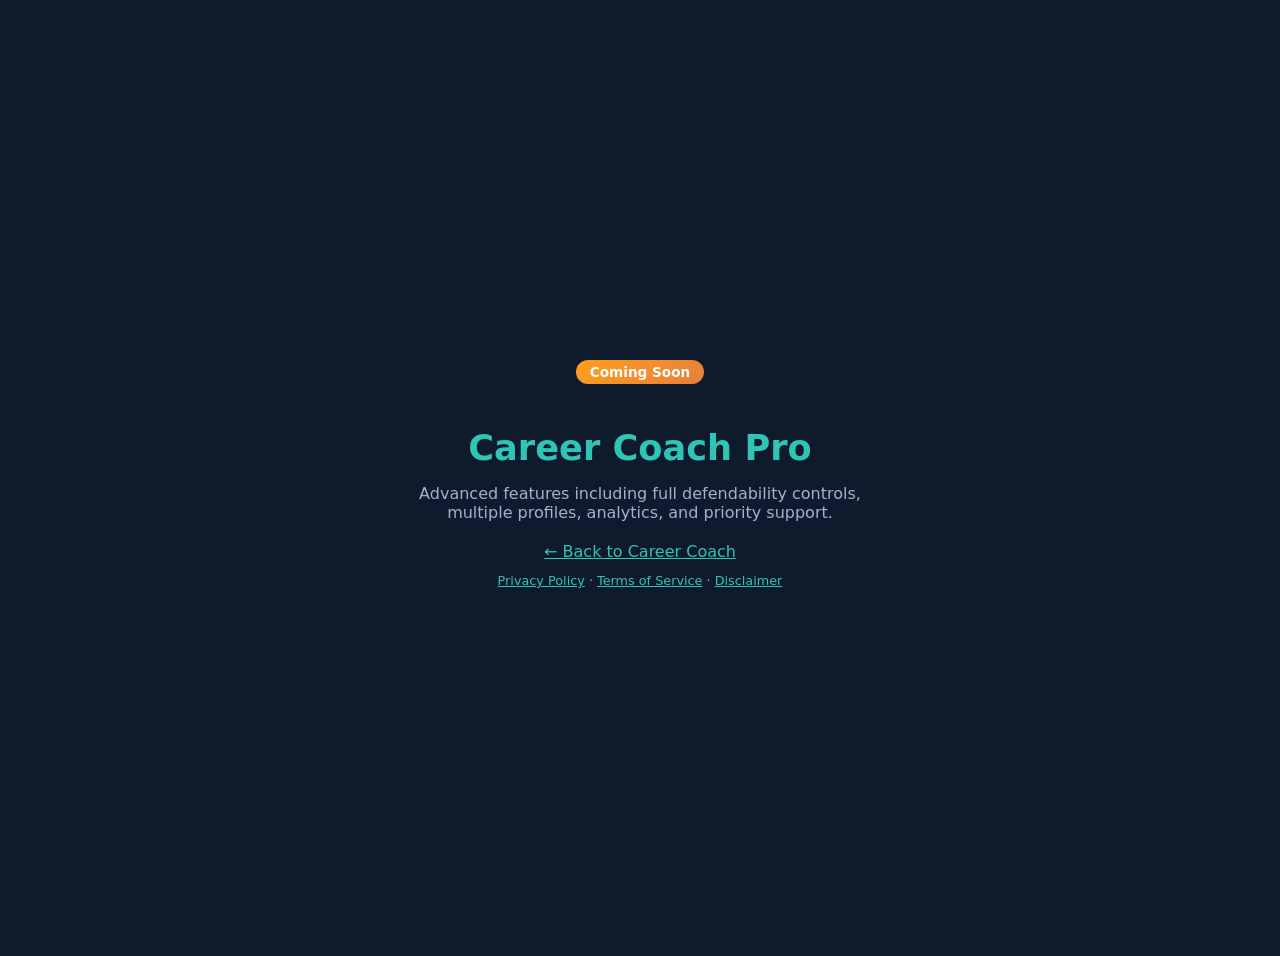
<file: pricing.html>
<!DOCTYPE html>
<html lang="en-CA">
<head>
  <meta charset="UTF-8">
  <meta name="viewport" content="width=device-width, initial-scale=1.0">
  <title>Career Coach Pro — Coming Soon</title>
  <style>
    :root{--bg:#0F1B2D;--navy:#1B3A4B;--card:#1A2D44;--border:#243d59;--warm:#F8F9FA;--teal:#2EC4B6;--teal-dim:#239e93;--amber:#FF9F1C;--amber-dim:#e87f3a;--muted:#9DB5CC;--green:#2ECC71;--yellow:#F39C12;--red:#E74C3C;--purple:#9B59B6}
    body { background: var(--bg); color: var(--warm); font-family: system-ui, sans-serif; display: flex; align-items: center; justify-content: center; min-height: 100vh; text-align: center; padding: 20px; }
    h1 { font-size: 2.2em; color: var(--teal); margin-bottom: 12px; }
    p { color: var(--muted); margin-bottom: 8px; }
    a { color: var(--teal); }
    .badge { display: inline-block; background: linear-gradient(135deg, var(--amber), var(--amber-dim)); color: white; padding: 4px 14px; border-radius: 20px; font-size: 0.85em; font-weight: 700; margin-bottom: 20px; }
  </style>
</head>
<body>
  <div>
    <div class="badge">Coming Soon</div>
    <h1>Career Coach Pro</h1>
    <p>Advanced features including full defendability controls,<br>multiple profiles, analytics, and priority support.</p>
    <p style="margin-top:20px;"><a href="index.html">← Back to Career Coach</a></p>
    <p style="margin-top:12px;font-size:0.8em;"><a href="privacy.html">Privacy Policy</a> · <a href="terms.html">Terms of Service</a> · <a href="disclaimer.html">Disclaimer</a></p>
  </div>
</body>
</html>
</file>
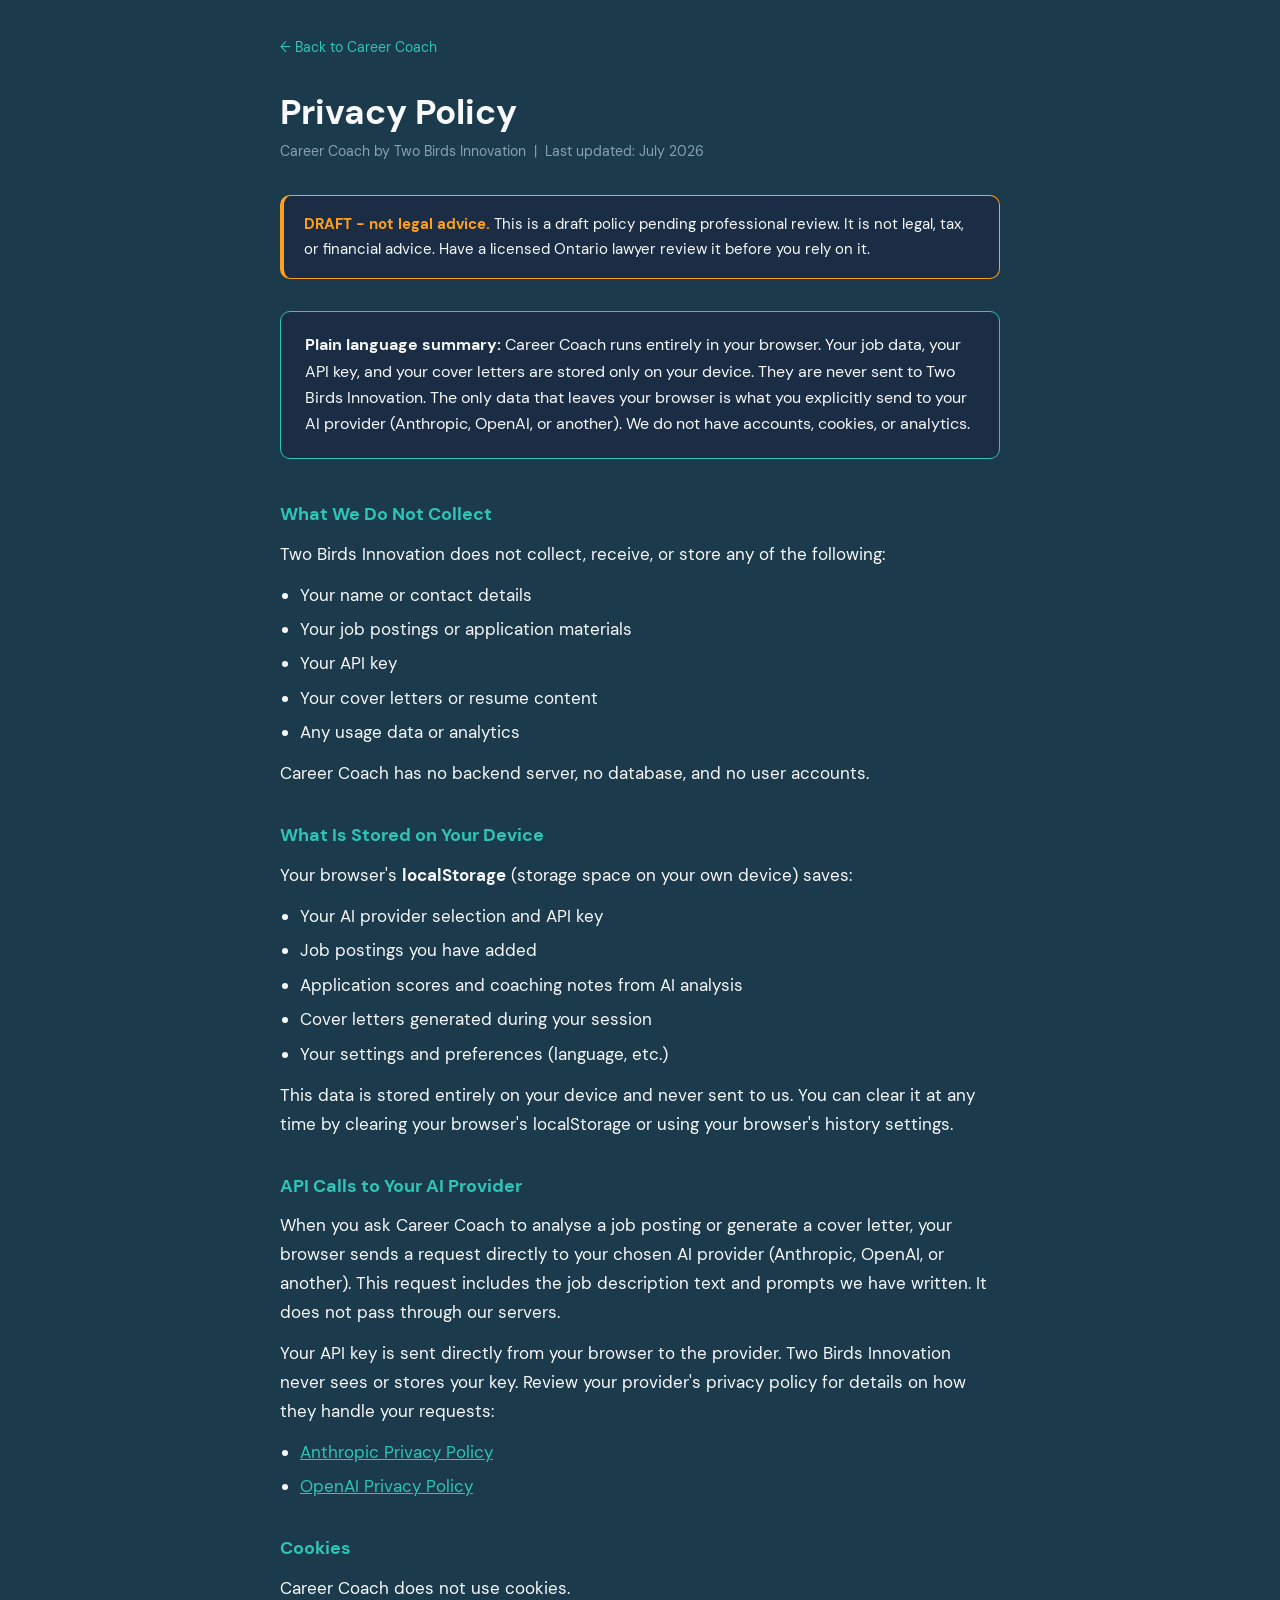
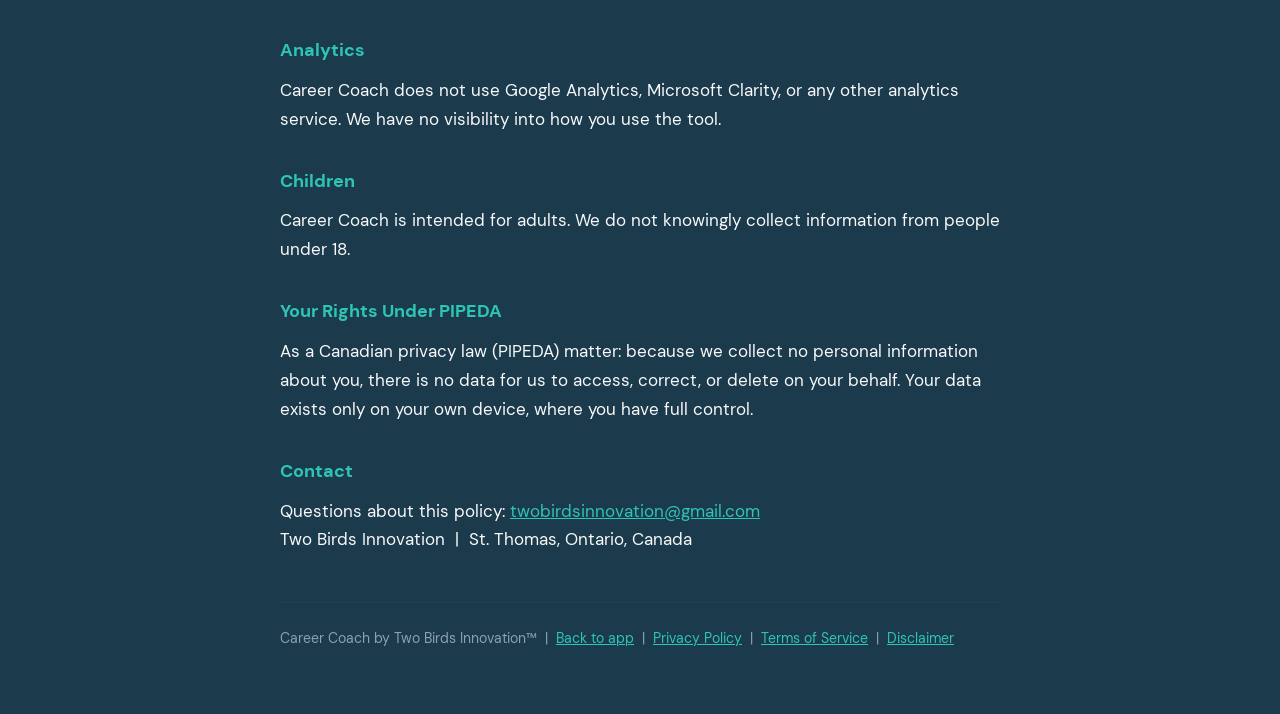
<file: privacy.html>
<!DOCTYPE html>
<html lang="en-CA">
<head>
  <meta charset="UTF-8">
  <meta name="viewport" content="width=device-width, initial-scale=1.0">
  <title>Privacy Policy - Career Coach by Two Birds Innovation</title>
  <meta name="description" content="Privacy Policy for Career Coach. Your job data and API key never leave your browser except for direct API calls. No accounts. No tracking.">
  <meta property="og:title" content="Privacy Policy - Career Coach">
  <meta property="og:description" content="Career Coach stores your job data and API key locally in your browser only. Plain-language privacy policy.">
  <meta property="og:type" content="website">
  <meta name="robots" content="index, follow">
  <style>
    @font-face{font-family:'DM Sans';font-style:normal;font-weight:400;font-display:swap;src:url('fonts/dm-sans/DMSans-Regular.woff2') format('woff2')}
    @font-face{font-family:'DM Sans';font-style:normal;font-weight:500;font-display:swap;src:url('fonts/dm-sans/DMSans-Medium.woff2') format('woff2')}
    @font-face{font-family:'DM Sans';font-style:normal;font-weight:600;font-display:swap;src:url('fonts/dm-sans/DMSans-SemiBold.woff2') format('woff2')}
    @font-face{font-family:'DM Sans';font-style:normal;font-weight:700;font-display:swap;src:url('fonts/dm-sans/DMSans-Bold.woff2') format('woff2')}
    *, *::before, *::after { box-sizing: border-box; margin: 0; padding: 0; }

    :root {
      --navy: #1B3A4B;
      --card: #1A2D44;
      --border: #243d59;
      --warm: #F8F9FA;
      --teal: #2EC4B6;
      --amber: #FF9F1C;
      --muted: #8AA0B8;
      --bg: #0F1B2D;
    }

    body {
      background: var(--navy);
      color: var(--warm);
      font-family: 'DM Sans', -apple-system, BlinkMacSystemFont, 'Segoe UI', Roboto, sans-serif;
      font-size: 17px;
      line-height: 1.7;
      min-height: 100vh;
      padding: 2rem 1rem 4rem;
    }

    .container {
      max-width: 720px;
      margin: 0 auto;
    }

    .back-link {
      display: inline-block;
      color: var(--teal);
      text-decoration: none;
      font-size: 0.9rem;
      margin-bottom: 2rem;
    }
    .back-link:hover { text-decoration: underline; }
    .back-link:focus-visible { outline: 3px solid var(--teal); outline-offset: 3px; }

    h1 {
      font-size: clamp(1.6rem, 5vw, 2.2rem);
      font-weight: 700;
      margin-bottom: 0.4rem;
      line-height: 1.2;
    }

    .last-updated {
      font-size: 0.85rem;
      color: var(--muted);
      margin-bottom: 2rem;
    }

    .draft-note {
      background: var(--card);
      border: 1px solid var(--amber);
      border-left: 4px solid var(--amber);
      border-radius: 10px;
      padding: 1rem 1.25rem;
      margin-bottom: 2rem;
      font-size: 0.92rem;
    }
    .draft-note strong { color: var(--amber); }

    .summary-box {
      background: var(--card);
      border: 1px solid var(--teal);
      border-radius: 10px;
      padding: 1.25rem 1.5rem;
      margin-bottom: 2.5rem;
    }
    .summary-box p { margin: 0; font-size: 0.97rem; }

    section {
      margin-bottom: 2rem;
    }

    h2 {
      font-size: 1.15rem;
      font-weight: 700;
      color: var(--teal);
      margin-bottom: 0.6rem;
    }

    p { margin-bottom: 0.75rem; }
    p:last-child { margin-bottom: 0; }

    ul {
      padding-left: 1.25rem;
      margin-bottom: 0.75rem;
    }
    li { margin-bottom: 0.35rem; }

    a { color: var(--teal); }
    a:hover { text-decoration: underline; }
    a:focus-visible { outline: 3px solid var(--teal); outline-offset: 2px; }

    .footer {
      margin-top: 3rem;
      padding-top: 1.5rem;
      border-top: 1px solid var(--border);
      font-size: 0.85rem;
      color: var(--muted);
    }
    .footer a { color: var(--teal); }

    @media (max-width: 600px) {
      body { font-size: 16px; padding: 1.25rem 1rem 3rem; }
    }
  </style>
</head>
<body>
  <div class="container">
    <a href="index.html" class="back-link">&#8592; Back to Career Coach</a>

    <h1>Privacy Policy</h1>
    <p class="last-updated">Career Coach by Two Birds Innovation &nbsp;|&nbsp; <span data-claim="page-last-updated" data-v="1" data-c="2" data-verified="2026-09-14">Last updated: July 2026</span></p>

    <div class="draft-note">
      <p><strong>DRAFT - not legal advice.</strong> This is a draft policy pending professional review. It is not legal, tax, or financial advice. Have a licensed Ontario lawyer review it before you rely on it.</p>
    </div>

    <div class="summary-box">
      <p><strong>Plain language summary:</strong> Career Coach runs entirely in your browser. Your job data, your API key, and your cover letters are stored only on your device. They are never sent to Two Birds Innovation. The only data that leaves your browser is what you explicitly send to your AI provider (Anthropic, OpenAI, or another). We do not have accounts, cookies, or analytics.</p>
    </div>

    <section>
      <h2>What We Do Not Collect</h2>
      <p>Two Birds Innovation does not collect, receive, or store any of the following:</p>
      <ul>
        <li>Your name or contact details</li>
        <li>Your job postings or application materials</li>
        <li>Your API key</li>
        <li>Your cover letters or resume content</li>
        <li>Any usage data or analytics</li>
      </ul>
      <p>Career Coach has no backend server, no database, and no user accounts.</p>
    </section>

    <section>
      <h2>What Is Stored on Your Device</h2>
      <p>Your browser's <strong>localStorage</strong> (storage space on your own device) saves:</p>
      <ul>
        <li>Your AI provider selection and API key</li>
        <li>Job postings you have added</li>
        <li>Application scores and coaching notes from AI analysis</li>
        <li>Cover letters generated during your session</li>
        <li>Your settings and preferences (language, etc.)</li>
      </ul>
      <p>This data is stored entirely on your device and never sent to us. You can clear it at any time by clearing your browser's localStorage or using your browser's history settings.</p>
    </section>

    <section>
      <h2>API Calls to Your AI Provider</h2>
      <p>When you ask Career Coach to analyse a job posting or generate a cover letter, your browser sends a request directly to your chosen AI provider (Anthropic, OpenAI, or another). This request includes the job description text and prompts we have written. It does not pass through our servers.</p>
      <p>Your API key is sent directly from your browser to the provider. Two Birds Innovation never sees or stores your key. Review your provider's privacy policy for details on how they handle your requests:</p>
      <ul>
        <li><a href="https://www.anthropic.com/privacy" target="_blank" rel="noopener noreferrer">Anthropic Privacy Policy</a></li>
        <li><a href="https://openai.com/policies/privacy-policy" target="_blank" rel="noopener noreferrer">OpenAI Privacy Policy</a></li>
      </ul>
    </section>

    <section>
      <h2>Cookies</h2>
      <p>Career Coach does not use cookies.</p>
    </section>

    <section>
      <h2>Analytics</h2>
      <p>Career Coach does not use Google Analytics, Microsoft Clarity, or any other analytics service. We have no visibility into how you use the tool.</p>
    </section>

    <section>
      <h2>Children</h2>
      <p>Career Coach is intended for adults. We do not knowingly collect information from people under 18.</p>
    </section>

    <section>
      <h2>Your Rights Under PIPEDA</h2>
      <p>As a Canadian privacy law (PIPEDA) matter: because we collect no personal information about you, there is no data for us to access, correct, or delete on your behalf. Your data exists only on your own device, where you have full control.</p>
    </section>

    <section>
      <h2>Contact</h2>
      <p>Questions about this policy: <a href="mailto:twobirdsinnovation@gmail.com">twobirdsinnovation@gmail.com</a><br>
      Two Birds Innovation &nbsp;|&nbsp; St. Thomas, Ontario, Canada</p>
    </section>

    <footer class="footer">
      <p>Career Coach by Two Birds Innovation™ &nbsp;|&nbsp; <a href="index.html">Back to app</a> &nbsp;|&nbsp; <a href="privacy.html">Privacy Policy</a> &nbsp;|&nbsp; <a href="terms.html">Terms of Service</a> &nbsp;|&nbsp; <a href="disclaimer.html">Disclaimer</a></p>
    </footer>
  </div>
</body>
</html>
</file>
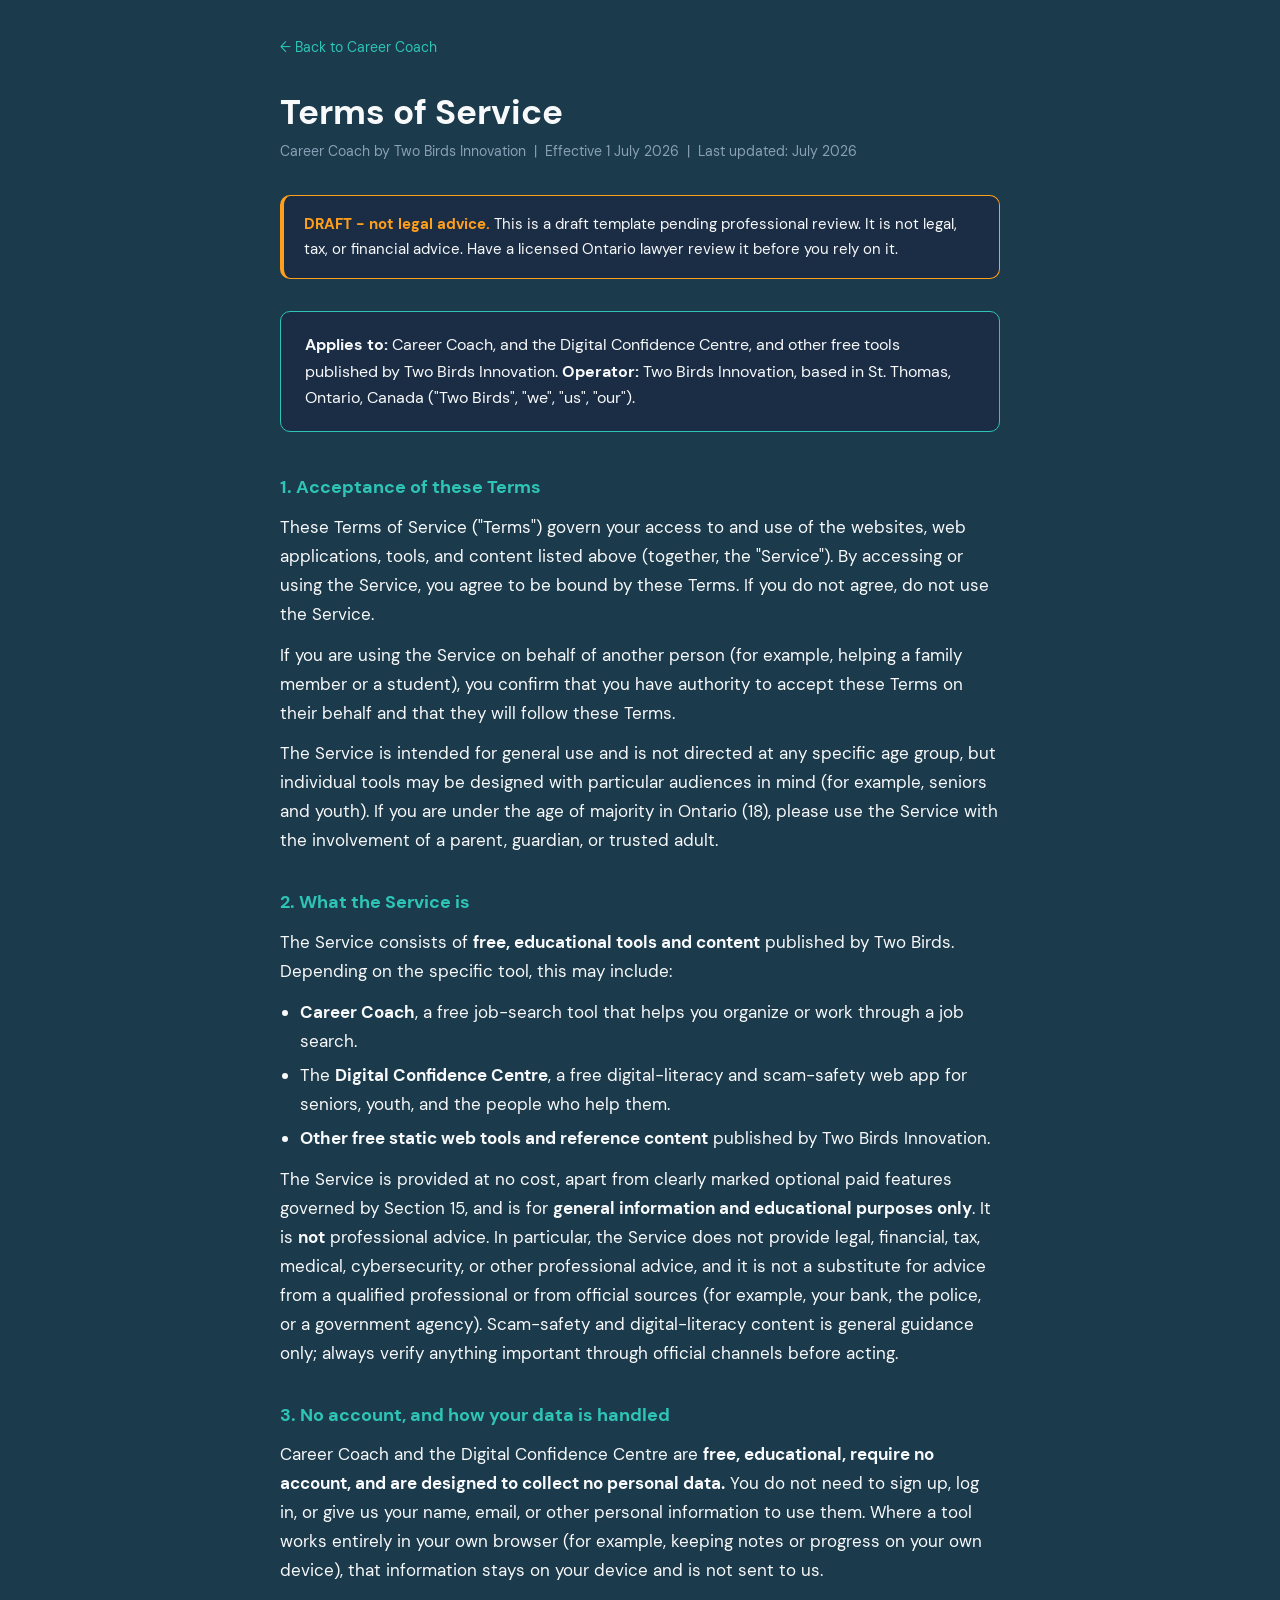
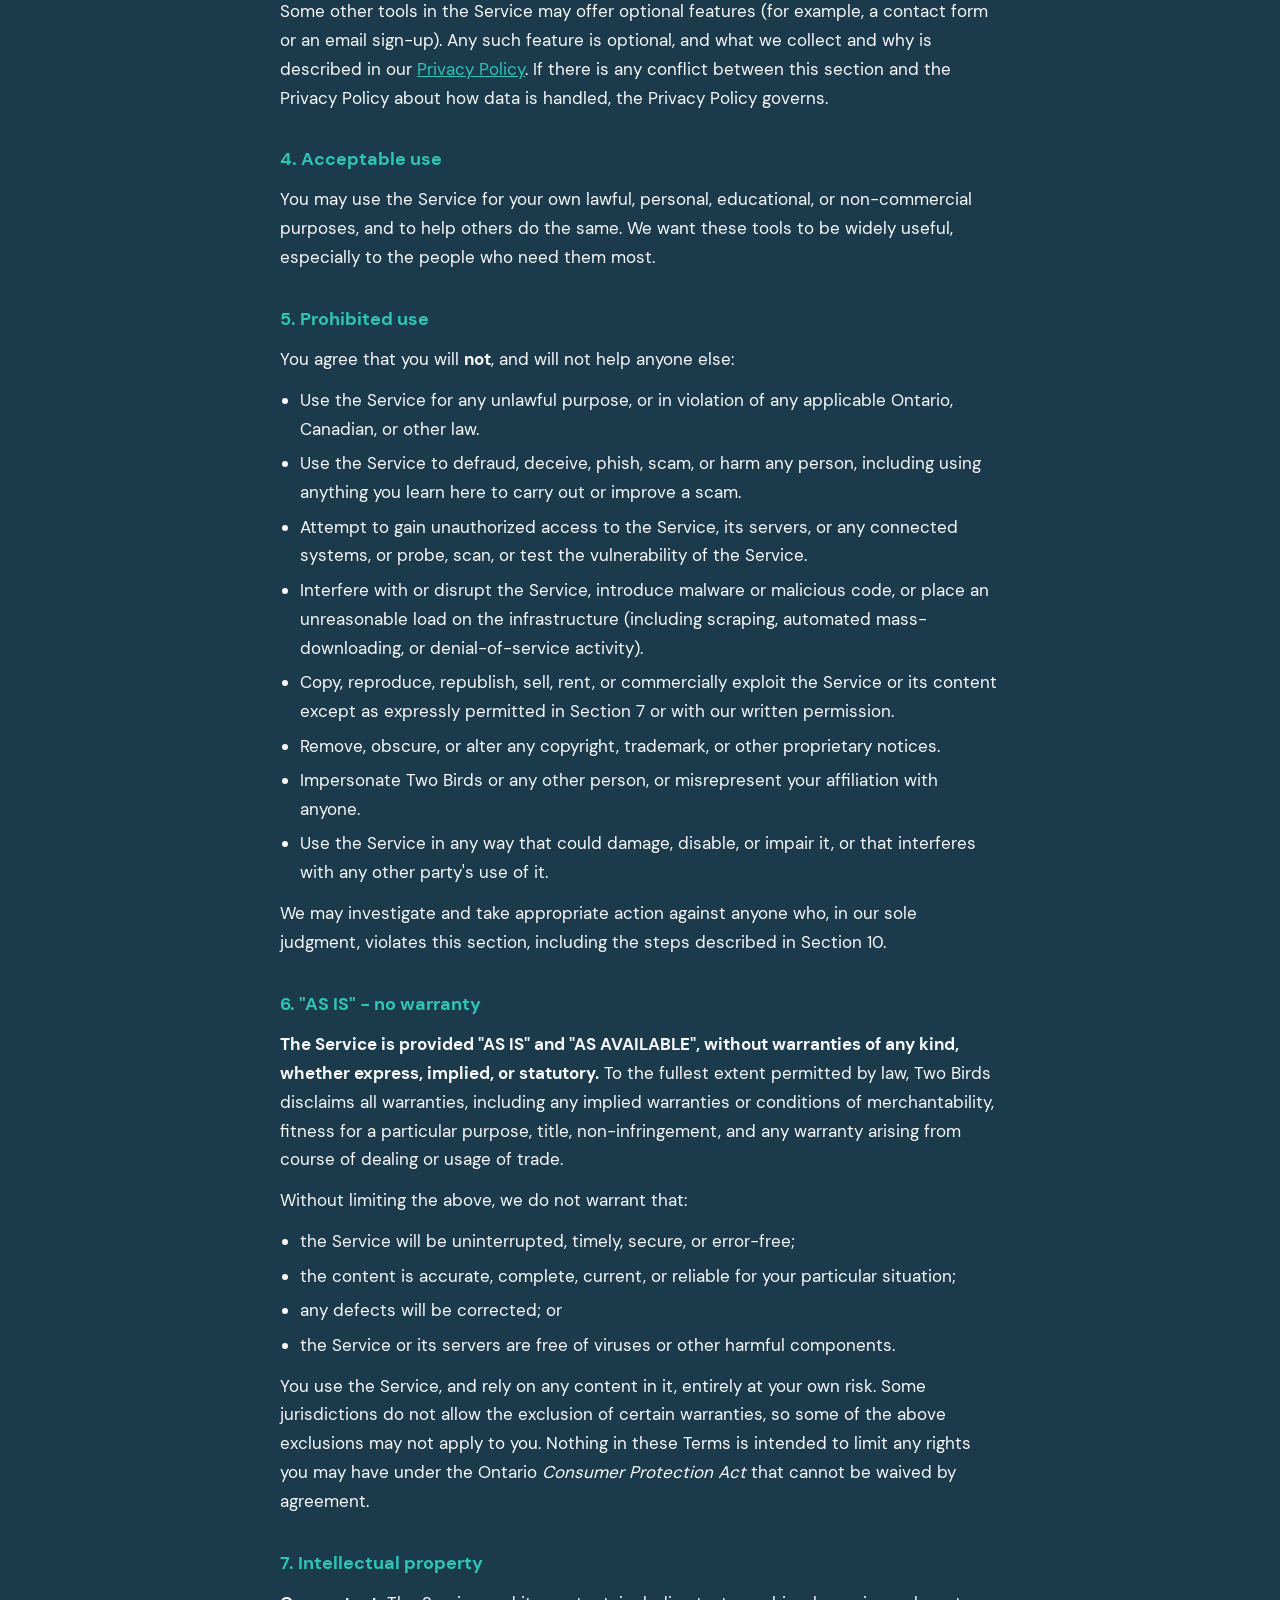
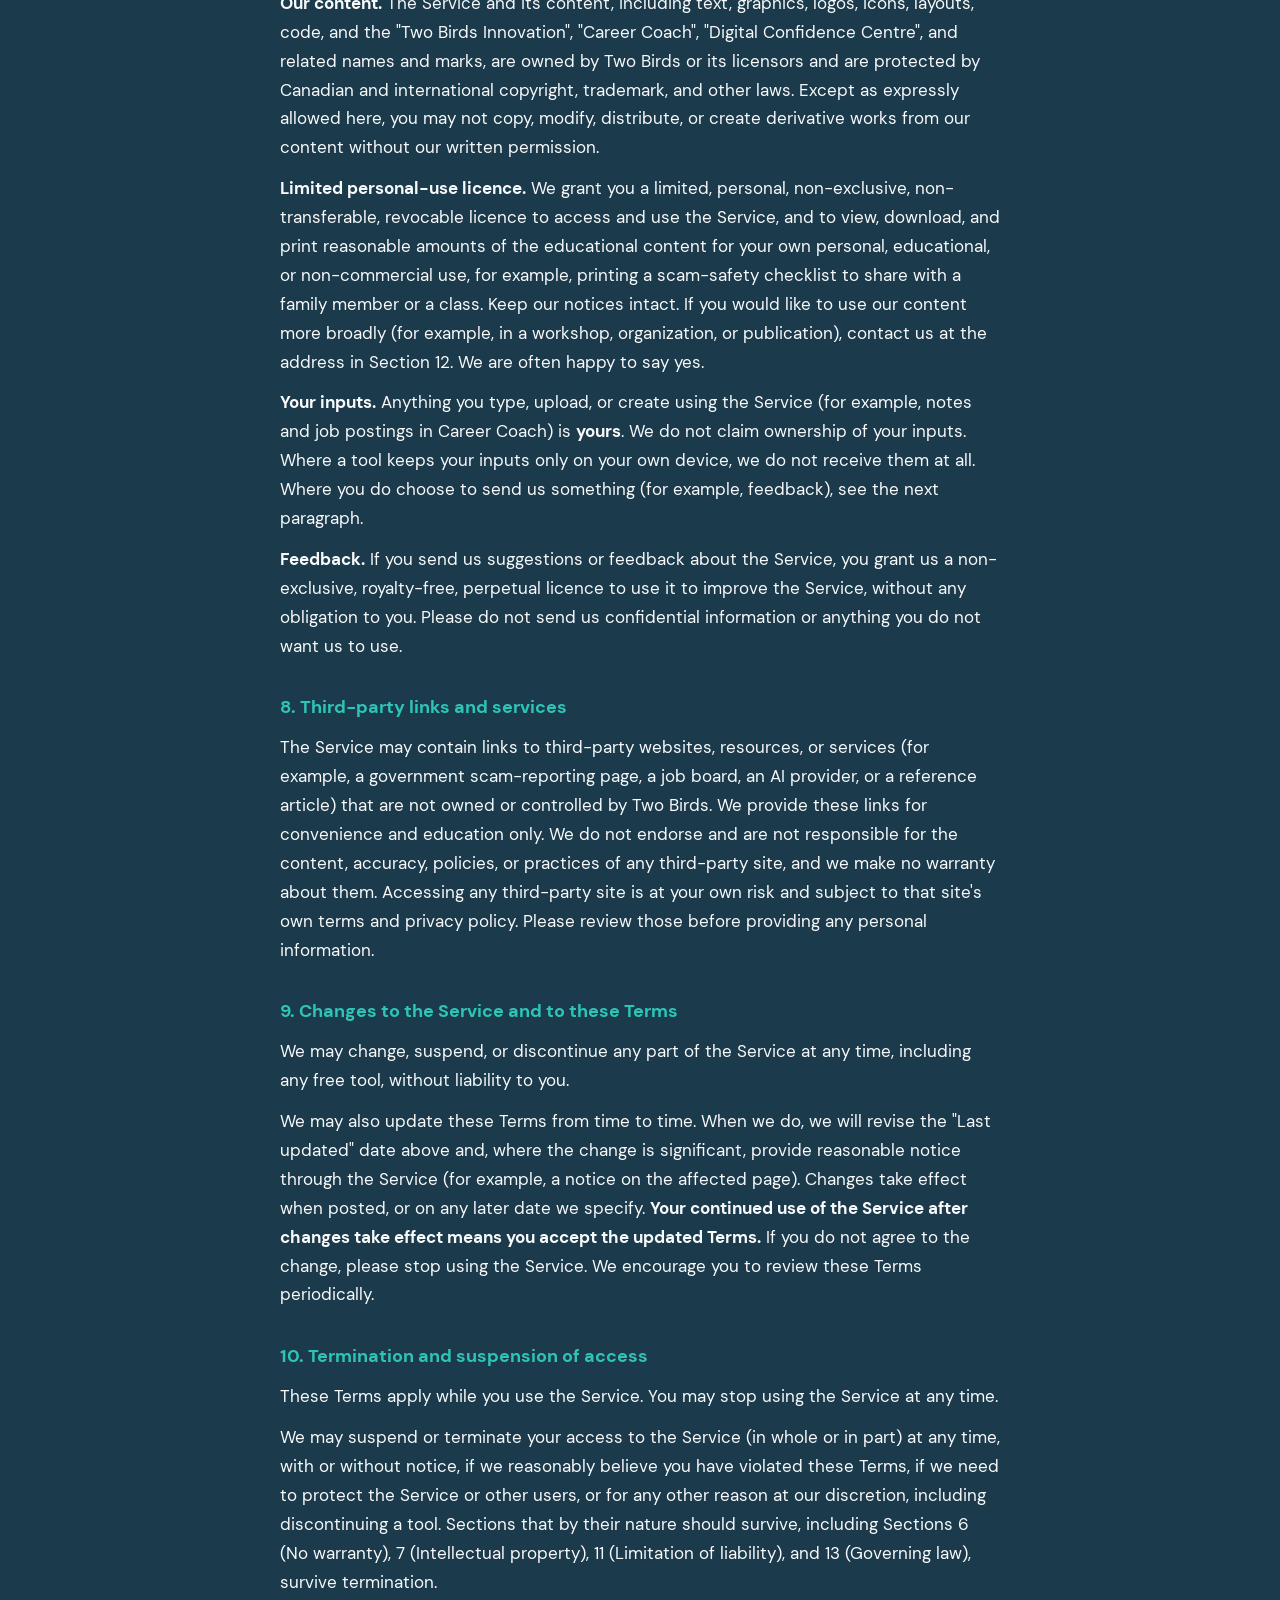
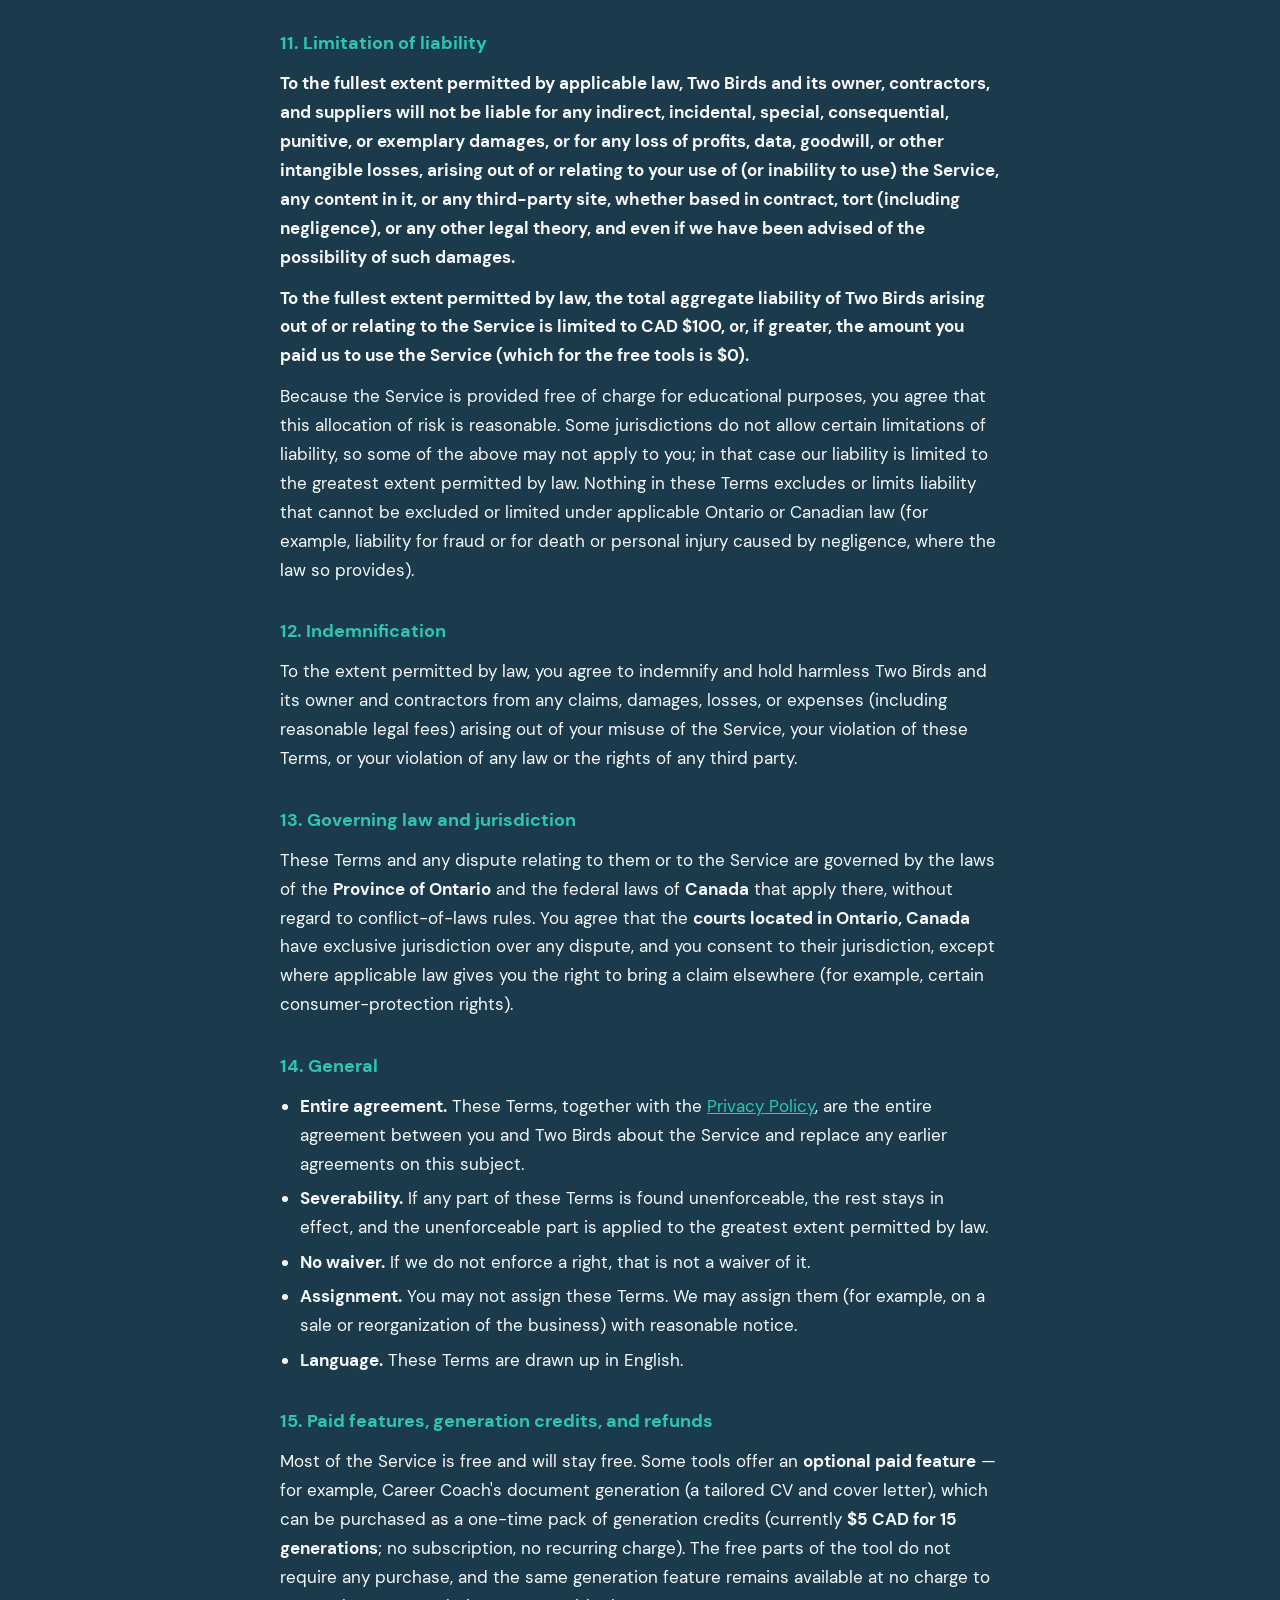
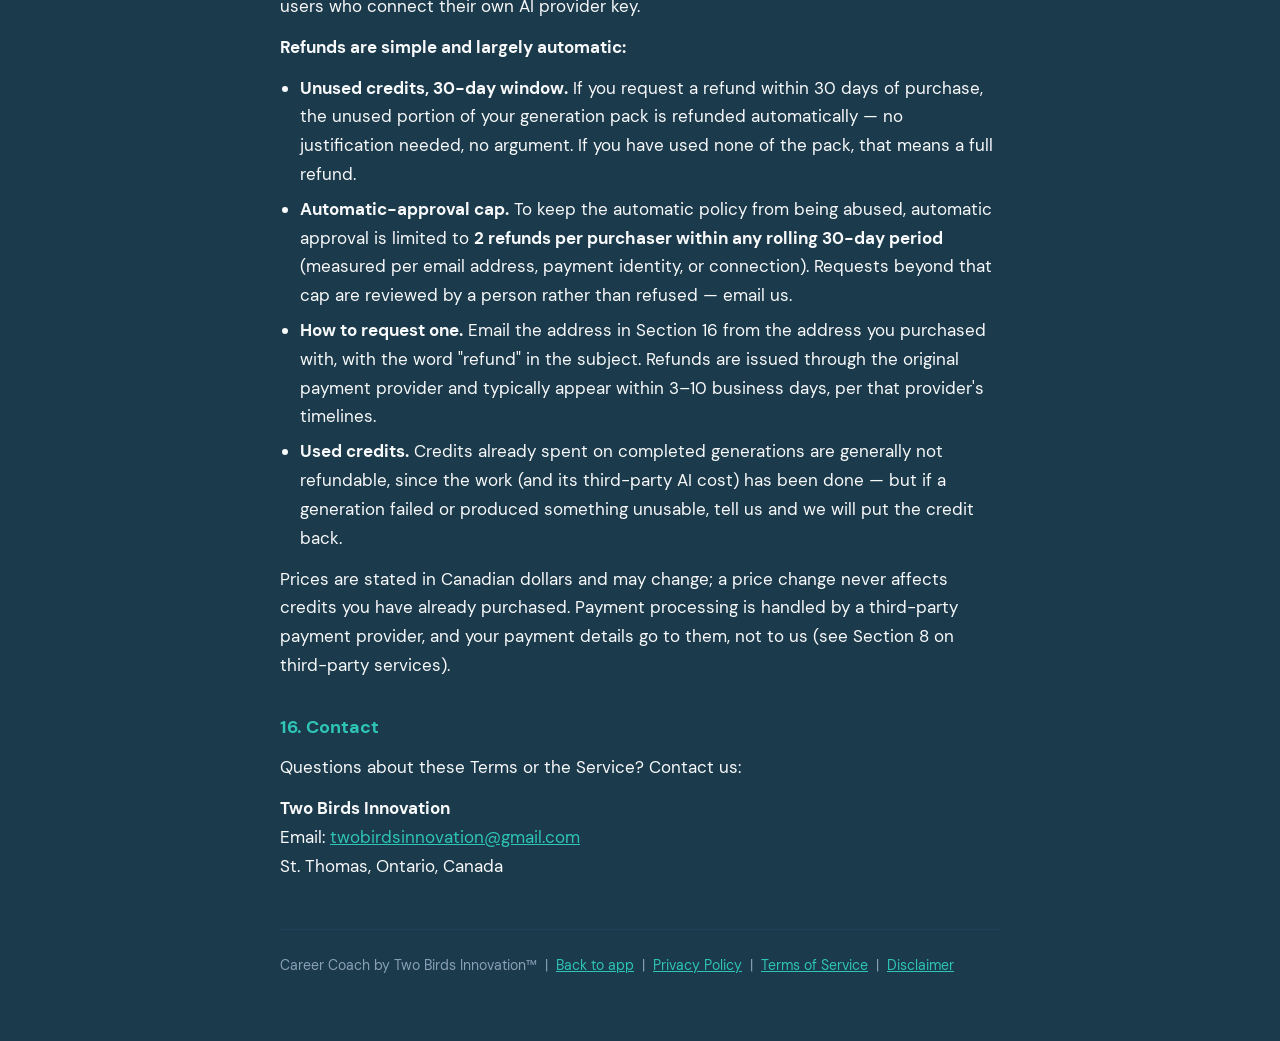
<file: terms.html>
<!DOCTYPE html>
<html lang="en-CA">
<head>
  <meta charset="UTF-8">
  <meta name="viewport" content="width=device-width, initial-scale=1.0">
  <title>Terms of Service - Career Coach by Two Birds Innovation</title>
  <meta name="description" content="Terms of Service for Career Coach and other free tools published by Two Birds Innovation. Free, educational, provided as is.">
  <meta property="og:title" content="Terms of Service - Career Coach">
  <meta property="og:description" content="Terms of Service for Career Coach and other free tools published by Two Birds Innovation.">
  <meta property="og:type" content="website">
  <meta name="robots" content="index, follow">
  <style>
    @font-face{font-family:'DM Sans';font-style:normal;font-weight:400;font-display:swap;src:url('fonts/dm-sans/DMSans-Regular.woff2') format('woff2')}
    @font-face{font-family:'DM Sans';font-style:normal;font-weight:500;font-display:swap;src:url('fonts/dm-sans/DMSans-Medium.woff2') format('woff2')}
    @font-face{font-family:'DM Sans';font-style:normal;font-weight:600;font-display:swap;src:url('fonts/dm-sans/DMSans-SemiBold.woff2') format('woff2')}
    @font-face{font-family:'DM Sans';font-style:normal;font-weight:700;font-display:swap;src:url('fonts/dm-sans/DMSans-Bold.woff2') format('woff2')}
    *, *::before, *::after { box-sizing: border-box; margin: 0; padding: 0; }

    :root {
      --navy: #1B3A4B;
      --card: #1A2D44;
      --border: #243d59;
      --warm: #F8F9FA;
      --teal: #2EC4B6;
      --amber: #FF9F1C;
      --muted: #8AA0B8;
      --bg: #0F1B2D;
    }

    body {
      background: var(--navy);
      color: var(--warm);
      font-family: 'DM Sans', -apple-system, BlinkMacSystemFont, 'Segoe UI', Roboto, sans-serif;
      font-size: 17px;
      line-height: 1.7;
      min-height: 100vh;
      padding: 2rem 1rem 4rem;
    }

    .container { max-width: 720px; margin: 0 auto; }

    .back-link {
      display: inline-block;
      color: var(--teal);
      text-decoration: none;
      font-size: 0.9rem;
      margin-bottom: 2rem;
    }
    .back-link:hover { text-decoration: underline; }
    .back-link:focus-visible { outline: 3px solid var(--teal); outline-offset: 3px; }

    h1 {
      font-size: clamp(1.6rem, 5vw, 2.2rem);
      font-weight: 700;
      margin-bottom: 0.4rem;
      line-height: 1.2;
    }

    .last-updated {
      font-size: 0.85rem;
      color: var(--muted);
      margin-bottom: 2rem;
    }

    .draft-note {
      background: var(--card);
      border: 1px solid var(--amber);
      border-left: 4px solid var(--amber);
      border-radius: 10px;
      padding: 1rem 1.25rem;
      margin-bottom: 2rem;
      font-size: 0.92rem;
    }
    .draft-note strong { color: var(--amber); }

    .summary-box {
      background: var(--card);
      border: 1px solid var(--teal);
      border-radius: 10px;
      padding: 1.25rem 1.5rem;
      margin-bottom: 2.5rem;
    }
    .summary-box p { margin: 0; font-size: 0.97rem; }

    section { margin-bottom: 2rem; }

    h2 {
      font-size: 1.15rem;
      font-weight: 700;
      color: var(--teal);
      margin-bottom: 0.6rem;
    }

    p { margin-bottom: 0.75rem; }
    p:last-child { margin-bottom: 0; }

    ul { padding-left: 1.25rem; margin-bottom: 0.75rem; }
    li { margin-bottom: 0.35rem; }

    a { color: var(--teal); }
    a:hover { text-decoration: underline; }
    a:focus-visible { outline: 3px solid var(--teal); outline-offset: 2px; }

    .footer {
      margin-top: 3rem;
      padding-top: 1.5rem;
      border-top: 1px solid var(--border);
      font-size: 0.85rem;
      color: var(--muted);
    }
    .footer a { color: var(--teal); }

    @media (max-width: 600px) {
      body { font-size: 16px; padding: 1.25rem 1rem 3rem; }
    }
  </style>
</head>
<body>
  <div class="container">
    <a href="index.html" class="back-link">&#8592; Back to Career Coach</a>

    <h1>Terms of Service</h1>
    <p class="last-updated">Career Coach by Two Birds Innovation &nbsp;|&nbsp; Effective 1 July 2026 &nbsp;|&nbsp; <span data-claim="page-last-updated" data-v="1" data-c="2" data-verified="2026-09-14">Last updated: July 2026</span></p>

    <div class="draft-note">
      <p><strong>DRAFT - not legal advice.</strong> This is a draft template pending professional review. It is not legal, tax, or financial advice. Have a licensed Ontario lawyer review it before you rely on it.</p>
    </div>

    <div class="summary-box">
      <p><strong>Applies to:</strong> Career Coach, and the Digital Confidence Centre, and other free tools published by Two Birds Innovation. <strong>Operator:</strong> Two Birds Innovation, based in St. Thomas, Ontario, Canada ("Two Birds", "we", "us", "our").</p>
    </div>

    <section>
      <h2>1. Acceptance of these Terms</h2>
      <p>These Terms of Service ("Terms") govern your access to and use of the websites, web applications, tools, and content listed above (together, the "Service"). By accessing or using the Service, you agree to be bound by these Terms. If you do not agree, do not use the Service.</p>
      <p>If you are using the Service on behalf of another person (for example, helping a family member or a student), you confirm that you have authority to accept these Terms on their behalf and that they will follow these Terms.</p>
      <p>The Service is intended for general use and is not directed at any specific age group, but individual tools may be designed with particular audiences in mind (for example, seniors and youth). If you are under the age of majority in Ontario (18), please use the Service with the involvement of a parent, guardian, or trusted adult.</p>
    </section>

    <section>
      <h2>2. What the Service is</h2>
      <p>The Service consists of <strong>free, educational tools and content</strong> published by Two Birds. Depending on the specific tool, this may include:</p>
      <ul>
        <li><strong>Career Coach</strong>, a free job-search tool that helps you organize or work through a job search.</li>
        <li>The <strong>Digital Confidence Centre</strong>, a free digital-literacy and scam-safety web app for seniors, youth, and the people who help them.</li>
        <li><strong>Other free static web tools and reference content</strong> published by Two Birds Innovation.</li>
      </ul>
      <p>The Service is provided at no cost, apart from clearly marked optional paid features governed by Section 15, and is for <strong>general information and educational purposes only</strong>. It is <strong>not</strong> professional advice. In particular, the Service does not provide legal, financial, tax, medical, cybersecurity, or other professional advice, and it is not a substitute for advice from a qualified professional or from official sources (for example, your bank, the police, or a government agency). Scam-safety and digital-literacy content is general guidance only; always verify anything important through official channels before acting.</p>
    </section>

    <section>
      <h2>3. No account, and how your data is handled</h2>
      <p>Career Coach and the Digital Confidence Centre are <strong>free, educational, require no account, and are designed to collect no personal data.</strong> You do not need to sign up, log in, or give us your name, email, or other personal information to use them. Where a tool works entirely in your own browser (for example, keeping notes or progress on your own device), that information stays on your device and is not sent to us.</p>
      <p>Some other tools in the Service may offer optional features (for example, a contact form or an email sign-up). Any such feature is optional, and what we collect and why is described in our <a href="privacy.html">Privacy Policy</a>. If there is any conflict between this section and the Privacy Policy about how data is handled, the Privacy Policy governs.</p>
    </section>

    <section>
      <h2>4. Acceptable use</h2>
      <p>You may use the Service for your own lawful, personal, educational, or non-commercial purposes, and to help others do the same. We want these tools to be widely useful, especially to the people who need them most.</p>
    </section>

    <section>
      <h2>5. Prohibited use</h2>
      <p>You agree that you will <strong>not</strong>, and will not help anyone else:</p>
      <ul>
        <li>Use the Service for any unlawful purpose, or in violation of any applicable Ontario, Canadian, or other law.</li>
        <li>Use the Service to defraud, deceive, phish, scam, or harm any person, including using anything you learn here to carry out or improve a scam.</li>
        <li>Attempt to gain unauthorized access to the Service, its servers, or any connected systems, or probe, scan, or test the vulnerability of the Service.</li>
        <li>Interfere with or disrupt the Service, introduce malware or malicious code, or place an unreasonable load on the infrastructure (including scraping, automated mass-downloading, or denial-of-service activity).</li>
        <li>Copy, reproduce, republish, sell, rent, or commercially exploit the Service or its content except as expressly permitted in Section 7 or with our written permission.</li>
        <li>Remove, obscure, or alter any copyright, trademark, or other proprietary notices.</li>
        <li>Impersonate Two Birds or any other person, or misrepresent your affiliation with anyone.</li>
        <li>Use the Service in any way that could damage, disable, or impair it, or that interferes with any other party's use of it.</li>
      </ul>
      <p>We may investigate and take appropriate action against anyone who, in our sole judgment, violates this section, including the steps described in Section 10.</p>
    </section>

    <section>
      <h2>6. "AS IS" - no warranty</h2>
      <p><strong>The Service is provided "AS IS" and "AS AVAILABLE", without warranties of any kind, whether express, implied, or statutory.</strong> To the fullest extent permitted by law, Two Birds disclaims all warranties, including any implied warranties or conditions of merchantability, fitness for a particular purpose, title, non-infringement, and any warranty arising from course of dealing or usage of trade.</p>
      <p>Without limiting the above, we do not warrant that:</p>
      <ul>
        <li>the Service will be uninterrupted, timely, secure, or error-free;</li>
        <li>the content is accurate, complete, current, or reliable for your particular situation;</li>
        <li>any defects will be corrected; or</li>
        <li>the Service or its servers are free of viruses or other harmful components.</li>
      </ul>
      <p>You use the Service, and rely on any content in it, entirely at your own risk. Some jurisdictions do not allow the exclusion of certain warranties, so some of the above exclusions may not apply to you. Nothing in these Terms is intended to limit any rights you may have under the Ontario <em>Consumer Protection Act</em> that cannot be waived by agreement.</p>
    </section>

    <section>
      <h2>7. Intellectual property</h2>
      <p><strong>Our content.</strong> The Service and its content, including text, graphics, logos, icons, layouts, code, and the "Two Birds Innovation", "Career Coach", "Digital Confidence Centre", and related names and marks, are owned by Two Birds or its licensors and are protected by Canadian and international copyright, trademark, and other laws. Except as expressly allowed here, you may not copy, modify, distribute, or create derivative works from our content without our written permission.</p>
      <p><strong>Limited personal-use licence.</strong> We grant you a limited, personal, non-exclusive, non-transferable, revocable licence to access and use the Service, and to view, download, and print reasonable amounts of the educational content for your own personal, educational, or non-commercial use, for example, printing a scam-safety checklist to share with a family member or a class. Keep our notices intact. If you would like to use our content more broadly (for example, in a workshop, organization, or publication), contact us at the address in Section 12. We are often happy to say yes.</p>
      <p><strong>Your inputs.</strong> Anything you type, upload, or create using the Service (for example, notes and job postings in Career Coach) is <strong>yours</strong>. We do not claim ownership of your inputs. Where a tool keeps your inputs only on your own device, we do not receive them at all. Where you do choose to send us something (for example, feedback), see the next paragraph.</p>
      <p><strong>Feedback.</strong> If you send us suggestions or feedback about the Service, you grant us a non-exclusive, royalty-free, perpetual licence to use it to improve the Service, without any obligation to you. Please do not send us confidential information or anything you do not want us to use.</p>
    </section>

    <section>
      <h2>8. Third-party links and services</h2>
      <p>The Service may contain links to third-party websites, resources, or services (for example, a government scam-reporting page, a job board, an AI provider, or a reference article) that are not owned or controlled by Two Birds. We provide these links for convenience and education only. We do not endorse and are not responsible for the content, accuracy, policies, or practices of any third-party site, and we make no warranty about them. Accessing any third-party site is at your own risk and subject to that site's own terms and privacy policy. Please review those before providing any personal information.</p>
    </section>

    <section>
      <h2>9. Changes to the Service and to these Terms</h2>
      <p>We may change, suspend, or discontinue any part of the Service at any time, including any free tool, without liability to you.</p>
      <p>We may also update these Terms from time to time. When we do, we will revise the "Last updated" date above and, where the change is significant, provide reasonable notice through the Service (for example, a notice on the affected page). Changes take effect when posted, or on any later date we specify. <strong>Your continued use of the Service after changes take effect means you accept the updated Terms.</strong> If you do not agree to the change, please stop using the Service. We encourage you to review these Terms periodically.</p>
    </section>

    <section>
      <h2>10. Termination and suspension of access</h2>
      <p>These Terms apply while you use the Service. You may stop using the Service at any time.</p>
      <p>We may suspend or terminate your access to the Service (in whole or in part) at any time, with or without notice, if we reasonably believe you have violated these Terms, if we need to protect the Service or other users, or for any other reason at our discretion, including discontinuing a tool. Sections that by their nature should survive, including Sections 6 (No warranty), 7 (Intellectual property), 11 (Limitation of liability), and 13 (Governing law), survive termination.</p>
    </section>

    <section>
      <h2>11. Limitation of liability</h2>
      <p><strong>To the fullest extent permitted by applicable law, Two Birds and its owner, contractors, and suppliers will not be liable for any indirect, incidental, special, consequential, punitive, or exemplary damages, or for any loss of profits, data, goodwill, or other intangible losses, arising out of or relating to your use of (or inability to use) the Service, any content in it, or any third-party site, whether based in contract, tort (including negligence), or any other legal theory, and even if we have been advised of the possibility of such damages.</strong></p>
      <p><strong>To the fullest extent permitted by law, the total aggregate liability of Two Birds arising out of or relating to the Service is limited to CAD $100, or, if greater, the amount you paid us to use the Service (which for the free tools is $0).</strong></p>
      <p>Because the Service is provided free of charge for educational purposes, you agree that this allocation of risk is reasonable. Some jurisdictions do not allow certain limitations of liability, so some of the above may not apply to you; in that case our liability is limited to the greatest extent permitted by law. Nothing in these Terms excludes or limits liability that cannot be excluded or limited under applicable Ontario or Canadian law (for example, liability for fraud or for death or personal injury caused by negligence, where the law so provides).</p>
    </section>

    <section>
      <h2>12. Indemnification</h2>
      <p>To the extent permitted by law, you agree to indemnify and hold harmless Two Birds and its owner and contractors from any claims, damages, losses, or expenses (including reasonable legal fees) arising out of your misuse of the Service, your violation of these Terms, or your violation of any law or the rights of any third party.</p>
    </section>

    <section>
      <h2>13. Governing law and jurisdiction</h2>
      <p>These Terms and any dispute relating to them or to the Service are governed by the laws of the <strong>Province of Ontario</strong> and the federal laws of <strong>Canada</strong> that apply there, without regard to conflict-of-laws rules. You agree that the <strong>courts located in Ontario, Canada</strong> have exclusive jurisdiction over any dispute, and you consent to their jurisdiction, except where applicable law gives you the right to bring a claim elsewhere (for example, certain consumer-protection rights).</p>
    </section>

    <section>
      <h2>14. General</h2>
      <ul>
        <li><strong>Entire agreement.</strong> These Terms, together with the <a href="privacy.html">Privacy Policy</a>, are the entire agreement between you and Two Birds about the Service and replace any earlier agreements on this subject.</li>
        <li><strong>Severability.</strong> If any part of these Terms is found unenforceable, the rest stays in effect, and the unenforceable part is applied to the greatest extent permitted by law.</li>
        <li><strong>No waiver.</strong> If we do not enforce a right, that is not a waiver of it.</li>
        <li><strong>Assignment.</strong> You may not assign these Terms. We may assign them (for example, on a sale or reorganization of the business) with reasonable notice.</li>
        <li><strong>Language.</strong> These Terms are drawn up in English.</li>
      </ul>
    </section>

    <section>
      <h2>15. Paid features, generation credits, and refunds</h2>
      <p>Most of the Service is free and will stay free. Some tools offer an <strong>optional paid feature</strong> — for example, Career Coach's document generation (a tailored CV and cover letter), which can be purchased as a one-time pack of generation credits (currently <strong>$5 CAD for 15 generations</strong>; no subscription, no recurring charge). The free parts of the tool do not require any purchase, and the same generation feature remains available at no charge to users who connect their own AI provider key.</p>
      <p><strong>Refunds are simple and largely automatic:</strong></p>
      <ul>
        <li><strong>Unused credits, 30-day window.</strong> If you request a refund within 30 days of purchase, the unused portion of your generation pack is refunded automatically — no justification needed, no argument. If you have used none of the pack, that means a full refund.</li>
        <li><strong>Automatic-approval cap.</strong> To keep the automatic policy from being abused, automatic approval is limited to <strong>2 refunds per purchaser within any rolling 30-day period</strong> (measured per email address, payment identity, or connection). Requests beyond that cap are reviewed by a person rather than refused — email us.</li>
        <li><strong>How to request one.</strong> Email the address in Section 16 from the address you purchased with, with the word "refund" in the subject. Refunds are issued through the original payment provider and typically appear within 3–10 business days, per that provider's timelines.</li>
        <li><strong>Used credits.</strong> Credits already spent on completed generations are generally not refundable, since the work (and its third-party AI cost) has been done — but if a generation failed or produced something unusable, tell us and we will put the credit back.</li>
      </ul>
      <p>Prices are stated in Canadian dollars and may change; a price change never affects credits you have already purchased. Payment processing is handled by a third-party payment provider, and your payment details go to them, not to us (see Section 8 on third-party services).</p>
    </section>

    <section>
      <h2>16. Contact</h2>
      <p>Questions about these Terms or the Service? Contact us:</p>
      <p><strong>Two Birds Innovation</strong><br>
      Email: <a href="mailto:twobirdsinnovation@gmail.com">twobirdsinnovation@gmail.com</a><br>
      St. Thomas, Ontario, Canada</p>
    </section>

    <footer class="footer">
      <p>Career Coach by Two Birds Innovation™ &nbsp;|&nbsp; <a href="index.html">Back to app</a> &nbsp;|&nbsp; <a href="privacy.html">Privacy Policy</a> &nbsp;|&nbsp; <a href="terms.html">Terms of Service</a> &nbsp;|&nbsp; <a href="disclaimer.html">Disclaimer</a></p>
    </footer>
  </div>
</body>
</html>
</file>
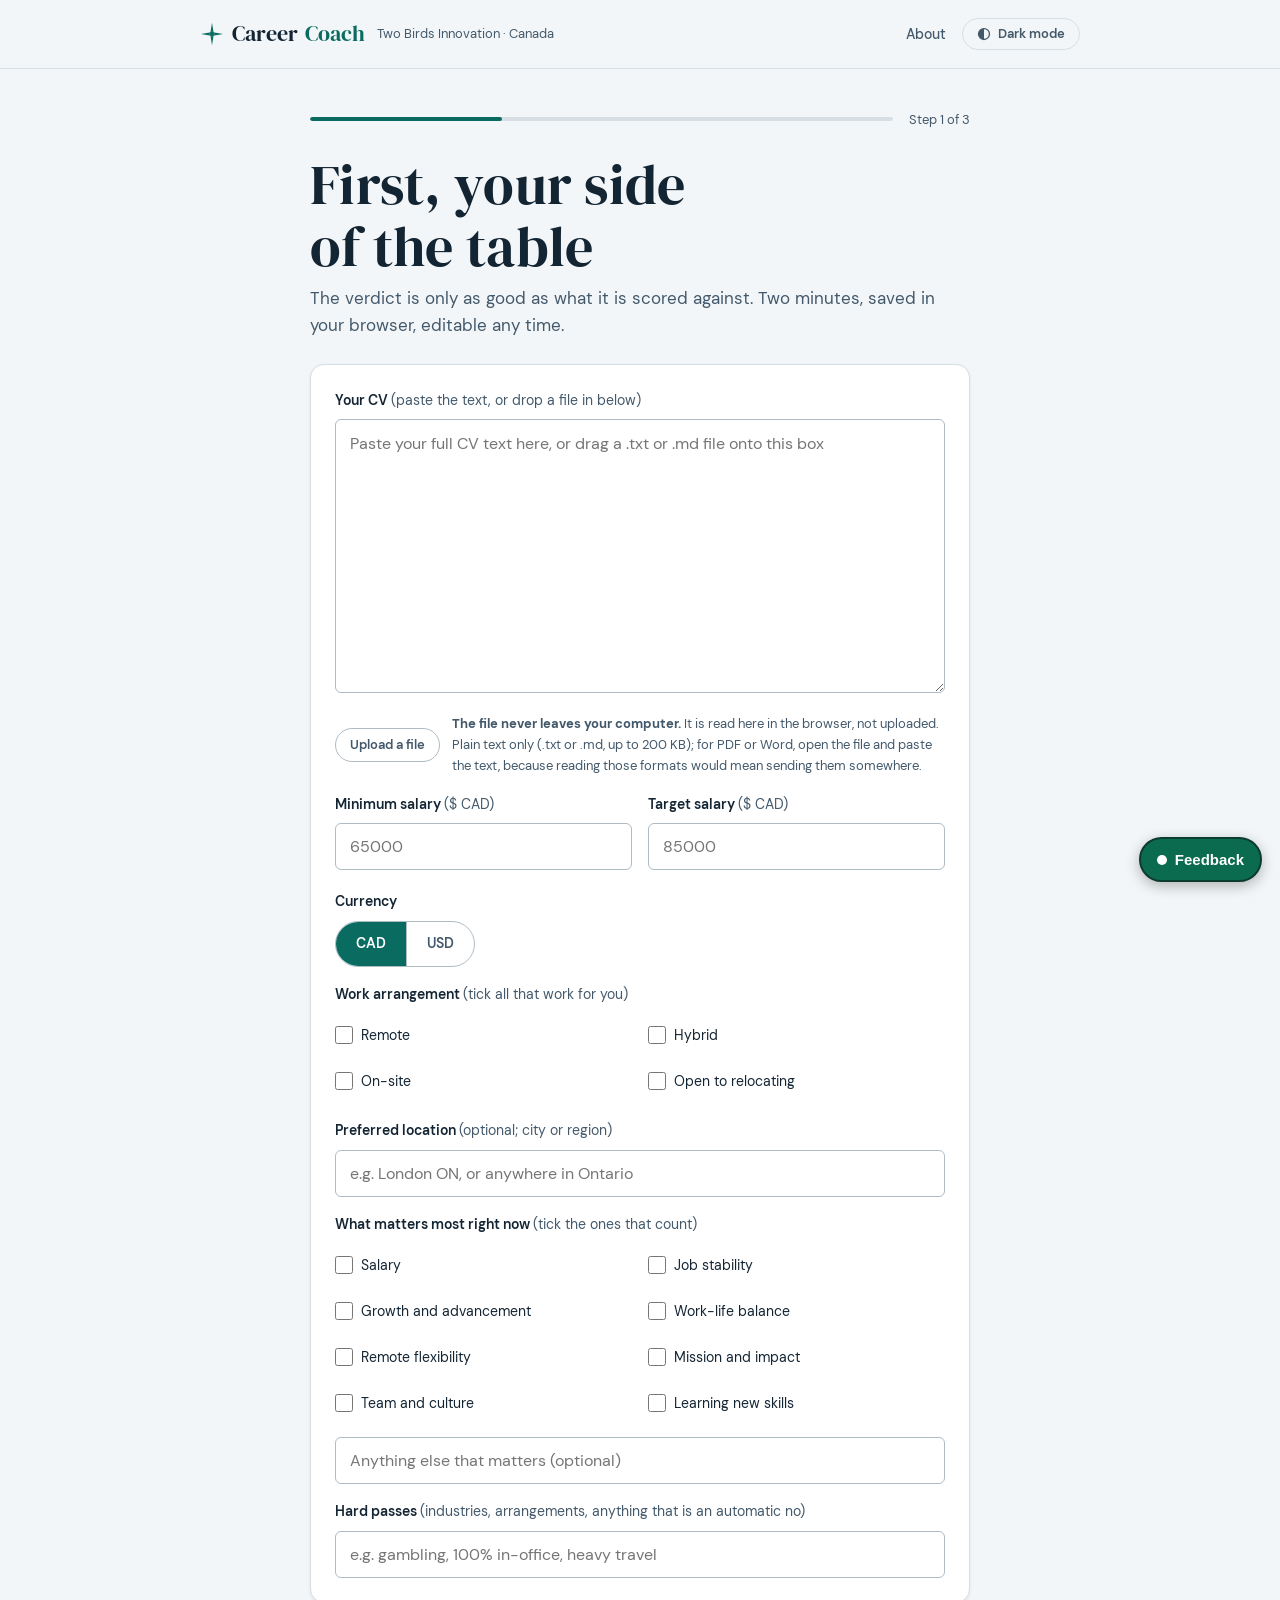
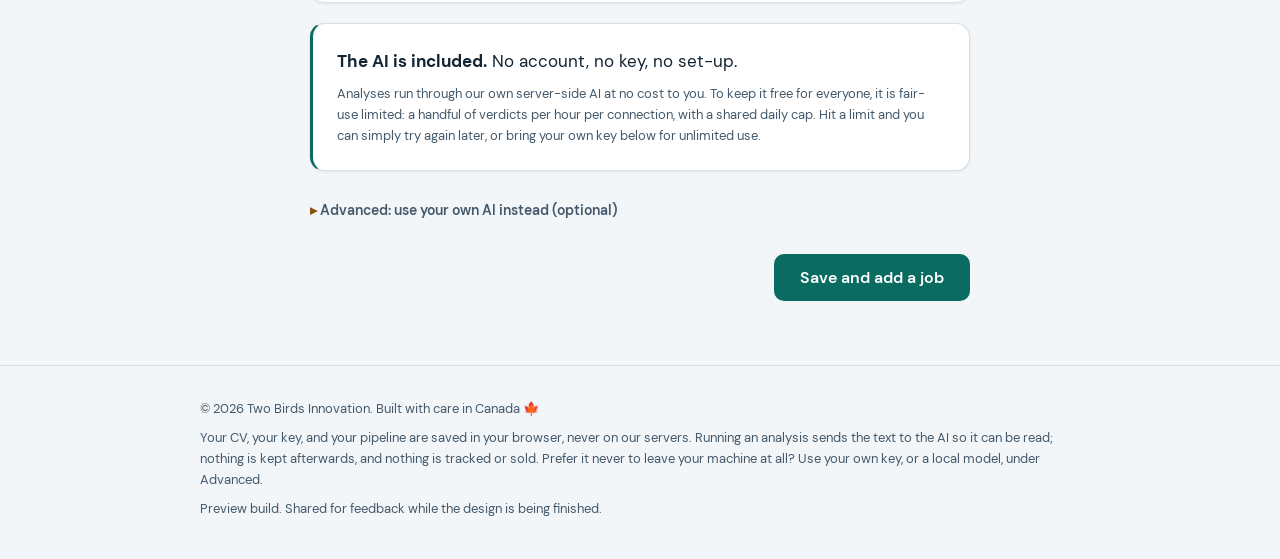
<file: v2-lab/app.html>
<!DOCTYPE html>
<html lang="en-CA">
<head>
  <meta charset="utf-8">
  <meta name="viewport" content="width=device-width, initial-scale=1.0">
  <meta name="robots" content="noindex,nofollow">
  <title>Analyse a job posting | Career Coach</title>
  <meta name="description" content="Paste a job posting, verify the link, and get a straight verdict scored against your own CV. Runs in your browser.">
  <link rel="icon" href="data:image/svg+xml,%3Csvg xmlns='http://www.w3.org/2000/svg' viewBox='0 0 32 32'%3E%3Crect width='32' height='32' rx='7' fill='%230F1B2D'/%3E%3Cg fill='%232EC4B6' transform='translate(16 16) scale(1.02) translate(-16 -16)'%3E%3Cpolygon points='16,3 18.3,16 16,13.7 13.7,16'/%3E%3Cpolygon points='29,16 16,13.7 18.3,16 16,18.3'/%3E%3Cpolygon points='16,29 13.7,16 16,18.3 18.3,16'/%3E%3Cpolygon points='3,16 16,18.3 13.7,16 16,13.7'/%3E%3Ccircle cx='16' cy='16' r='2.9'/%3E%3C/g%3E%3C/svg%3E">
  <script>
    (function () {
      try {
        var t = localStorage.getItem("cc-v2-theme");
        if (t === "dark" || (!t && window.matchMedia("(prefers-color-scheme: dark)").matches)) {
          document.documentElement.setAttribute("data-theme", "dark");
        }
      } catch (e) {}
    }());
  </script>
  <link rel="stylesheet" href="css/tokens.css">
  <link rel="stylesheet" href="css/core.css">
</head>
<body>
  <a href="#main" class="skip-link">Skip to main content</a>

  <header class="site-header">
    <div class="bar">
      <a class="wordmark" href="index.html" aria-label="Career Coach home">
        <svg width="24" height="24" viewBox="0 0 28 28" xmlns="http://www.w3.org/2000/svg" aria-hidden="true" fill="currentColor">
          <polygon points="14,1 16,13 14,11 12,13"/>
          <polygon points="27,14 15,12 17,14 15,16"/>
          <polygon points="14,27 12,15 14,17 16,15"/>
          <polygon points="1,14 13,16 11,14 13,12"/>
          <circle cx="14" cy="14" r="2.5"/>
        </svg>
        Career<span class="mark">&nbsp;Coach</span></a>
      <span class="byline">Two Birds Innovation · Canada</span>
      <span class="header-spacer"></span>
      <nav class="header-nav" aria-label="Site">
        <a href="index.html">About</a>
        <button type="button" class="theme-toggle" id="themeToggle" aria-pressed="false">
          <svg width="14" height="14" viewBox="0 0 16 16" xmlns="http://www.w3.org/2000/svg" aria-hidden="true"><circle cx="8" cy="8" r="6.25" fill="none" stroke="currentColor" stroke-width="1.5"/><path d="M8 1.75 A6.25 6.25 0 0 0 8 14.25 Z" fill="currentColor"/></svg>
          <span id="themeWord">Dark mode</span>
        </button>
      </nav>
    </div>
  </header>

  <main id="main" class="app-main">
    <div class="shell narrow">

      <div class="flow-progress" aria-hidden="true">
        <div class="track"><div class="fill" id="flowFill" style="width:33%"></div></div>
        <span class="count" id="flowCount">Step 1 of 3</span>
      </div>

      <!-- ── STEP 1: Profile ─────────────────────────────────── -->
      <section id="panel-profile">
        <h1 class="flow-title">First, your side of the table</h1>
        <p class="flow-sub">The verdict is only as good as what it is scored against. Two minutes, saved in your browser, editable any time.</p>

        <div class="card">
          <div class="field">
            <label for="pCV">Your CV <span class="hint">(paste the text, or drop a file in below)</span></label>
            <div class="dropzone" id="cvDrop">
              <textarea id="pCV" rows="10" placeholder="Paste your full CV text here, or drag a .txt or .md file onto this box"></textarea>
              <div class="dz-bar">
                <button type="button" class="btn-mini" id="cvUploadBtn">Upload a file</button>
                <input type="file" id="cvFile" accept=".txt,.md,.markdown,.text" class="sr-only" aria-label="Upload your CV as a text file">
                <span class="dz-hint"><b>The file never leaves your computer.</b> It is read here in the browser, not uploaded. Plain text only (.txt or .md, up to 200&nbsp;KB); for PDF or Word, open the file and paste the text, because reading those formats would mean sending them somewhere.</span>
              </div>
            </div>
          </div>

          <div class="field-row">
            <div class="field" style="margin-bottom:0;">
              <label for="pMinSal">Minimum salary <span class="hint" id="minSalHint">($ CAD)</span></label>
              <input type="number" id="pMinSal" placeholder="65000" min="0" step="1000">
            </div>
            <div class="field" style="margin-bottom:0;">
              <label for="pTargetSal">Target salary <span class="hint" id="targetSalHint">($ CAD)</span></label>
              <input type="number" id="pTargetSal" placeholder="85000" min="0" step="1000">
            </div>
          </div>
          <div class="field currency-field">
            <span class="field-label">Currency</span>
            <div class="seg" role="radiogroup" aria-label="Salary currency">
              <label class="seg-btn"><input type="radio" name="cur" value="CAD" checked> CAD</label>
              <label class="seg-btn"><input type="radio" name="cur" value="USD"> USD</label>
            </div>
          </div>

          <div class="field">
            <span class="field-label">Work arrangement <span class="hint">(tick all that work for you)</span></span>
            <div class="check-grid">
              <label class="check"><input type="checkbox" class="arr" value="Remote"> Remote</label>
              <label class="check"><input type="checkbox" class="arr" value="Hybrid"> Hybrid</label>
              <label class="check"><input type="checkbox" class="arr" value="On-site"> On-site</label>
              <label class="check"><input type="checkbox" class="arr" value="Open to relocating"> Open to relocating</label>
            </div>
          </div>

          <div class="field">
            <label for="pLocation">Preferred location <span class="hint">(optional; city or region)</span></label>
            <input type="text" id="pLocation" placeholder="e.g. London ON, or anywhere in Ontario">
          </div>

          <div class="field">
            <span class="field-label">What matters most right now <span class="hint">(tick the ones that count)</span></span>
            <div class="check-grid">
              <label class="check"><input type="checkbox" class="pri" value="Salary"> Salary</label>
              <label class="check"><input type="checkbox" class="pri" value="Job stability"> Job stability</label>
              <label class="check"><input type="checkbox" class="pri" value="Growth and advancement"> Growth and advancement</label>
              <label class="check"><input type="checkbox" class="pri" value="Work-life balance"> Work-life balance</label>
              <label class="check"><input type="checkbox" class="pri" value="Remote flexibility"> Remote flexibility</label>
              <label class="check"><input type="checkbox" class="pri" value="Mission and impact"> Mission and impact</label>
              <label class="check"><input type="checkbox" class="pri" value="Team and culture"> Team and culture</label>
              <label class="check"><input type="checkbox" class="pri" value="Learning new skills"> Learning new skills</label>
            </div>
            <input type="text" id="pPrioritiesOther" placeholder="Anything else that matters (optional)" style="margin-top:var(--s3);">
          </div>

          <div class="field" style="margin-bottom:0;">
            <label for="pAvoid">Hard passes <span class="hint">(industries, arrangements, anything that is an automatic no)</span></label>
            <input type="text" id="pAvoid" placeholder="e.g. gambling, 100% in-office, heavy travel">
          </div>
        </div>

        <div class="card builtin-note" id="builtinNote">
          <p class="bn-head"><b>The AI is included.</b> No account, no key, no set-up.</p>
          <p class="fine">Analyses run through our own server-side AI at no cost to you. To keep it free for everyone, it is fair-use limited: a handful of verdicts per hour per connection, with a shared daily cap. Hit a limit and you can simply try again later, or bring your own key below for unlimited use.</p>
        </div>

        <details class="byok-details" id="byokDetails">
          <summary>Advanced: use your own AI instead (optional)</summary>
          <div class="card">
            <p class="fine" style="margin-bottom:var(--s4);">Two reasons to switch: <b>no limits</b> (your own key is never rate-capped by us) and <b>total privacy</b> (your CV goes straight from your browser to the provider you chose, or never leaves your machine at all with a local model). Most people never need this.</p>
            <div class="field">
              <label for="provider">Provider</label>
              <select id="provider">
                <option value="builtin">Built-in (default, no key needed)</option>
                <option value="anthropic">Claude (Anthropic) — your key</option>
                <option value="openai">GPT (OpenAI) — your key</option>
                <option value="gemini">Gemini (Google) — your key</option>
                <option value="ollama">Ollama (local, no key needed)</option>
              </select>
            </div>
            <div class="field hidden" id="keyField">
              <label for="apiKey">API key</label>
              <input type="password" id="apiKey" placeholder="sk-..." autocomplete="off">
              <p class="fine" style="margin-top:var(--s2);">Stored in your browser only, sent directly to the provider you chose. It never touches our servers.</p>
            </div>
            <p class="fine hidden" id="noKeyNote">Ollama runs on your own machine. No key, and nothing leaves your computer at all.</p>
          </div>
        </details>

        <div class="flow-nav">
          <span class="fine" id="profileSavedNote" aria-live="polite"></span>
          <button type="button" class="btn btn-primary" id="toStep2">Save and add a job</button>
        </div>
      </section>

      <!-- ── STEP 2: posting link + posting text ─────────────── -->
      <section id="panel-job" class="hidden">
        <h1 class="flow-title">Now, the job</h1>
        <p class="flow-sub">Paste the link. We check whether the posting is still open and read it for you, so you find out before you spend an evening on a role that closed last month.</p>

        <div class="card analyse-zone">
          <div class="gate0">
            <div class="g0-head">
              <span class="g0-label">Link to the job posting</span>
              <span class="g0-status" id="g0Status"></span>
            </div>
            <div class="g0-row">
              <label for="jobUrl" class="sr-only">Link to the job posting</label>
              <input type="url" id="jobUrl" placeholder="https://careers.company.ca/role or https://jobs.lever.co/..." autocomplete="off" spellcheck="false">
              <button type="button" class="btn-mini" id="checkUrlBtn" hidden>Check</button>
              <button type="button" class="btn-mini" id="openUrlBtn" hidden>Open &#8599;</button>
            </div>
            <div class="g0-result hidden" id="g0Result" role="status" aria-live="polite"></div>
            <div class="g0-warning hidden" id="aggWarning" role="alert">
              <b>This looks like a job board, not the employer.</b> Boards repost jobs that the employer has already filled or pulled. Find the company's own careers page before you build anything on this one. <a href="#" id="aggSearchLink" target="_blank" rel="noopener noreferrer">Search for the direct posting &#8594;</a>
            </div>
            <div class="g0-actions" id="g0Actions" hidden>
              <button type="button" class="btn-mini" id="g0Confirm" aria-pressed="false">&#10003; I opened it, the posting is live</button>
            </div>
            <p class="g0-note">The check runs on our server, not in your browser, so no account or extension is needed. It reads the employer's own posting system where there is one. A few sites, LinkedIn and Indeed among them, refuse to answer a server at all; for those, paste the text below and we will say so rather than pretend.</p>
          </div>

          <div class="analyse-actions">
            <label for="jobText" style="margin:0;">Job posting text</label>
            <div class="aa-btns">
              <button type="button" class="btn-mini" id="jobUploadBtn">Upload a file</button>
              <input type="file" id="jobFile" accept=".txt,.md,.markdown,.text" class="sr-only" aria-label="Upload the job posting as a text file">
              <button type="button" class="btn-mini" id="demoBtn">Load a sample posting</button>
            </div>
          </div>
          <div class="dropzone" id="jobDrop">
            <textarea id="jobText" placeholder="The check above fills this in when it can read the posting. If it cannot, paste the full posting here, or drag a .txt or .md file onto this box."></textarea>
          </div>
          <p class="fine">Filled in for you when the check can read the posting; otherwise this is the fallback, and it works just as well. Dropped files are read here in the browser, not uploaded. Where you have to copy manually, expand the posting first: some sites, LinkedIn among them, hide most of it behind a "see more" link, and a verdict built on the visible teaser is a verdict built on a fraction of the job.</p>
          <div class="flow-nav">
            <button type="button" class="btn btn-ghost" id="backTo1">Back to profile</button>
            <button type="button" class="btn btn-primary" id="analyseBtn">Get the verdict</button>
          </div>
          <p class="status-line" id="statusLine" aria-live="polite"></p>
        </div>
      </section>

      <!-- ── STEP 3: Verdict ─────────────────────────────────── -->
      <section id="panel-verdict" class="hidden">
        <div class="report" aria-live="polite">
          <div class="report-masthead">
            <h2 id="repRole">Your verdict</h2>
            <span class="meta" id="repMeta"></span>
          </div>
          <div class="report-body">

            <div class="report-block">
              <p class="label">The verdict</p>
              <div class="verdict-line">
                <span class="chip" id="verdictChip">Apply custom</span>
                <span class="v-word" id="verdictWord"></span>
              </div>
              <p class="verdict-reason" id="verdictReason"></p>
            </div>

            <div class="report-block">
              <p class="label">Your keyword match score</p>
              <div class="score-primary">
                <div class="sp-row">
                  <div class="m-ba">
                    <span class="m-col"><span class="sp-value" id="mAts">0</span><span class="m-ba-word">out of 100, now</span></span>
                    <span class="m-arrow" id="mAtsArrow" aria-hidden="true" hidden>&#8594;</span>
                    <span class="m-col" id="mAtsAfterCol" hidden><span class="sp-value" id="mAtsAfter">0</span><span class="m-ba-word">after your edits</span></span>
                  </div>
                  <span class="chip chip-neutral sp-target">Target: 75+ = strongly aligned</span>
                </div>
                <div class="meter-track sp-track">
                  <div class="meter-fill ghost" id="mAtsGhost" style="width:0%"></div>
                  <div class="meter-fill" id="mAtsFill" style="width:0%"></div>
                  <span class="sp-target-marker" aria-hidden="true"></span>
                </div>
                <div class="sp-scale" aria-hidden="true"><span class="s0">0</span><span class="s-target">75</span><span class="s100">100</span></div>
                <p class="m-note" id="mAtsNote"></p>
              </div>
              <div class="fix-first" id="fixFirstBlock" hidden>
                <p class="fix-head">Fix these first, in order</p>
                <ol class="fix-list" id="fixList"></ol>
              </div>
              <p class="fine sp-candour">Straight talk: this score is an estimate against a generic keyword-matching algorithm, the same class of screening most employers run. It is not the employer's actual ATS configuration, and no tool can honestly claim to know that.</p>
            </div>

            <div class="report-block">
              <p class="label">Two more signals, each measuring one thing</p>
              <div class="meters meters-secondary">
                <div class="meter-card">
                  <span class="m-label">Overall fit</span>
                  <div class="m-value" id="mFit">0</div>
                  <div class="meter-track"><div class="meter-fill" id="mFitFill" style="width:0%"></div></div>
                  <p class="m-note">The whole picture: requirements met, seniority, and your stated priorities &mdash; broader than keywords.</p>
                </div>
                <div class="meter-card">
                  <span class="m-label">Salary signal</span>
                  <div class="m-value" id="mSal" style="font-size:1.15rem;padding-top:6px;">Not specified</div>
                  <div class="meter-track"><div class="meter-fill" id="mSalFill" style="width:0%"></div></div>
                  <p class="m-note">The posting's stated pay measured against the target you set in your profile.</p>
                </div>
              </div>
            </div>

            <div class="report-block" id="reqBlock">
              <p class="label">The posting's requirements, one by one</p>
              <p class="block-sub" id="reqSummary"></p>
              <ul class="req-list" id="reqList"></ul>
            </div>

            <div class="report-block" id="kwBlock">
              <p class="label">The exact words the screening software looks for</p>
              <p class="block-sub" id="kwSummary"></p>
              <div class="kw-scroll" tabindex="0" role="region" aria-label="Keyword match table; scrolls sideways on small screens">
                <table class="kw-table">
                  <thead>
                    <tr><th scope="col">Term from the posting</th><th scope="col" class="kw-num">In posting</th><th scope="col" class="kw-num">In your CV</th><th scope="col">Status</th></tr>
                  </thead>
                  <tbody id="kwBody"></tbody>
                </table>
              </div>
              <details class="ats-explainer">
                <summary>What is ATS matching, in plain language?</summary>
                <div class="ats-explainer-body">
                  <p>An ATS (applicant tracking system) is the software most employers use to collect applications. Before a person reads your CV, a recruiter often filters or searches the pile using words from the posting. If the posting says "project management" and your CV says "led cross-functional delivery", the software may not connect the two, even though a human would.</p>
                  <p>That creates a real tension. A CV stuffed with keywords reads badly to the human who interviews you; a beautifully written CV with none of the posting's terms may never reach that human. The honest resolution: write for the person, then check for the machine. Make sure the exact terms for skills you genuinely have appear somewhere the software can see them, usually the skills line or the wording of a bullet.</p>
                  <p>Never add words for skills you do not have. The amber rows above are the fair game: skills your CV already proves, just not in this posting's vocabulary. The red rows are real gaps; closing those takes more than editing, which is what the section below is for.</p>
                </div>
              </details>
            </div>

            <div class="report-block" id="gapBlock">
              <p class="label">Closing the gaps for real</p>
              <p class="block-sub">The CV edit gets you past the software. The longer play builds the skill. Directions only; no course names or price tags, because we will not pretend to know what fits your life.</p>
              <div class="gap-actions" id="gapActions"></div>
            </div>

            <div class="report-block">
              <p class="label">Your next three moves</p>
              <div class="moves" id="movesList"></div>
            </div>

            <div class="report-block" id="genBlock">
              <p class="label">Build the application package</p>
              <p class="block-sub">A tailored CV and a matching cover letter, built from your real experience and this posting's actual asks. Nothing is invented; every line traces back to your CV. You edit, you approve, you send.</p>

              <div class="gen-gate" id="genGate" hidden>
                <p class="gg-head"><b>Document generation is the paid part.</b> Everything above it &mdash; the verdict, the scores, the keyword table, the gap plan &mdash; stays free.</p>
                <div class="gg-price">
                  <span class="gg-amount">$5</span>
                  <span class="gg-terms">for 15 generations &middot; CAD &middot; one purchase, no subscription</span>
                </div>
                <p class="fine">One generation is one tailored CV plus a matching cover letter for one posting. Unused generations are refundable &mdash; the <a href="../terms.html" target="_blank" rel="noopener">refund policy</a> is short and automatic.</p>
                <div class="gg-actions">
                  <button type="button" class="btn btn-primary" id="buyCreditsBtn" disabled>Buy 15 generations &mdash; $5</button>
                  <span class="fine">Payments are still being wired up. Until then, generation is free with your own API key &mdash; add one in step 1 (Advanced) and this whole section unlocks at no charge from us.</span>
                </div>
              </div>

              <div class="gen-actions flow-nav" id="genActions" style="margin-top:0;justify-content:flex-start;">
                <button type="button" class="btn btn-primary" id="generateBtn">Generate tailored CV + cover letter</button>
                <span class="fine" id="genCreditsNote"></span>
              </div>
              <p class="status-line" id="genStatus" aria-live="polite"></p>

              <div class="gen-output" id="genOutput" hidden>
                <div class="gen-doc">
                  <div class="gen-doc-head">
                    <h3>Tailored CV</h3>
                    <div class="verdict-actions">
                      <button type="button" class="btn-mini" id="copyCv">Copy</button>
                      <button type="button" class="btn-mini" id="dlCvMd">Download .md</button>
                      <button type="button" class="btn-mini" id="printCv">Print / save as PDF</button>
                    </div>
                  </div>
                  <pre class="gen-pre" id="cvOut" tabindex="0" aria-label="Generated tailored CV; scrolls"></pre>
                </div>
                <div class="gen-doc">
                  <div class="gen-doc-head">
                    <h3>Cover letter</h3>
                    <div class="verdict-actions">
                      <button type="button" class="btn-mini" id="copyCl">Copy</button>
                      <button type="button" class="btn-mini" id="dlClMd">Download .md</button>
                      <button type="button" class="btn-mini" id="printCl">Print / save as PDF</button>
                    </div>
                  </div>
                  <pre class="gen-pre" id="clOut" tabindex="0" aria-label="Generated cover letter; scrolls"></pre>
                </div>
                <p class="fine">Both exports are ATS-safe on purpose: the Markdown is plain text, and the print layout is a single column in standard fonts &mdash; no tables, no text boxes, no graphics a parser chokes on. Want a designed, visual template? That is a different product; use a dedicated resume builder for that and keep this version for the software gate. Read every line before you send anything: the final words should sound like you, because they are yours.</p>
              </div>
            </div>

            <div class="report-block">
              <div class="flow-nav" style="margin-top:0;">
                <button type="button" class="btn btn-ghost" id="analyseAnother">Analyse another posting</button>
                <div class="verdict-actions">
                  <button type="button" class="btn btn-ghost" id="copyVerdict">Copy</button>
                  <button type="button" class="btn btn-primary" id="downloadVerdict">Download</button>
                </div>
              </div>
            </div>

          </div>
        </div>
      </section>

    </div>
  </main>

  <footer class="site-footer">
    <div class="shell">
      <p>&copy; <span id="copyright-year">2026</span> Two Birds Innovation. Built with care in Canada <span aria-hidden="true">🍁</span></p>
      <p>Your CV, your key, and your pipeline are saved in your browser, never on our servers. Running an analysis sends the text to the AI so it can be read; nothing is kept afterwards, and nothing is tracked or sold. Prefer it never to leave your machine at all? Use your own key, or a local model, under Advanced.</p>
      <p>Preview build. Shared for feedback while the design is being finished.</p>
    </div>
  </footer>

  <script src="js/llm-provider.js" defer></script>
  <script src="js/coach-v2.js" defer></script>
  <script src="feedback-widget.js" defer></script>
<script>document.getElementById('copyright-year').textContent = new Date().getFullYear();</script>
</body>
</html>
</file>
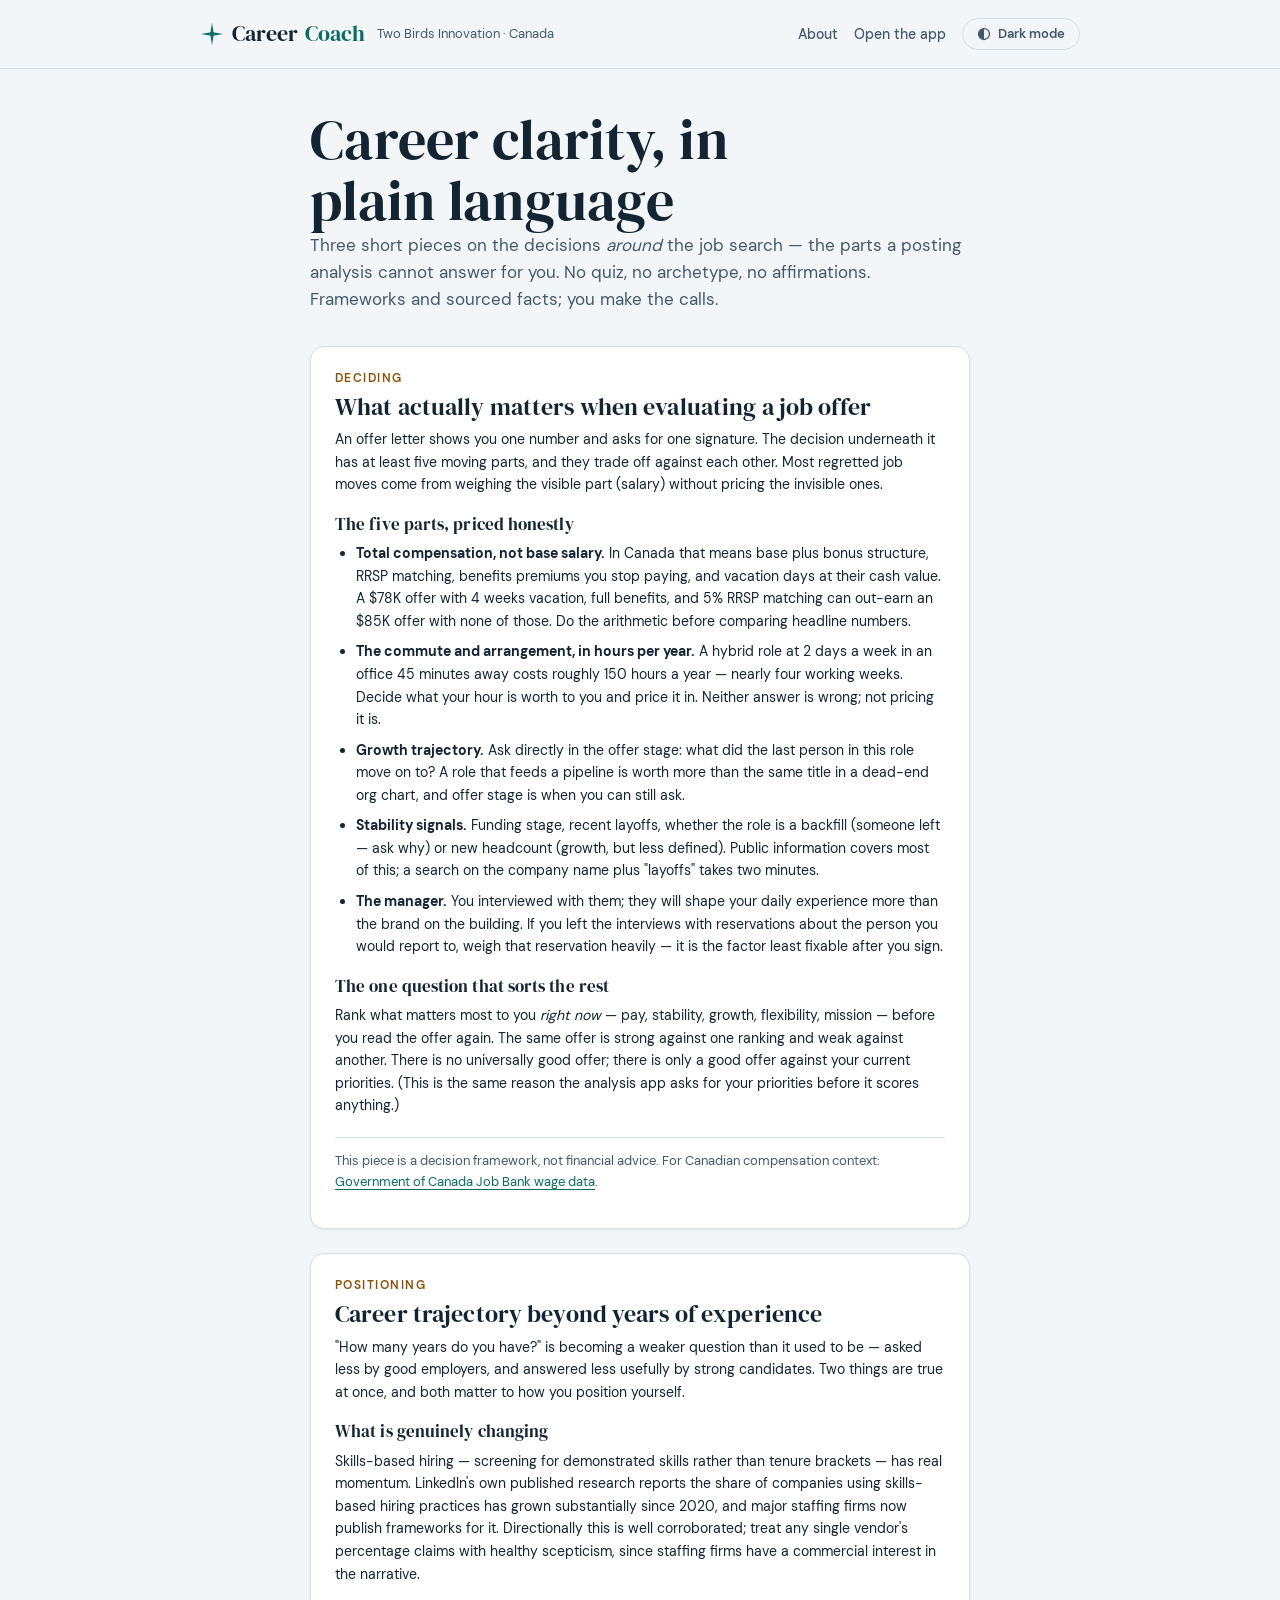
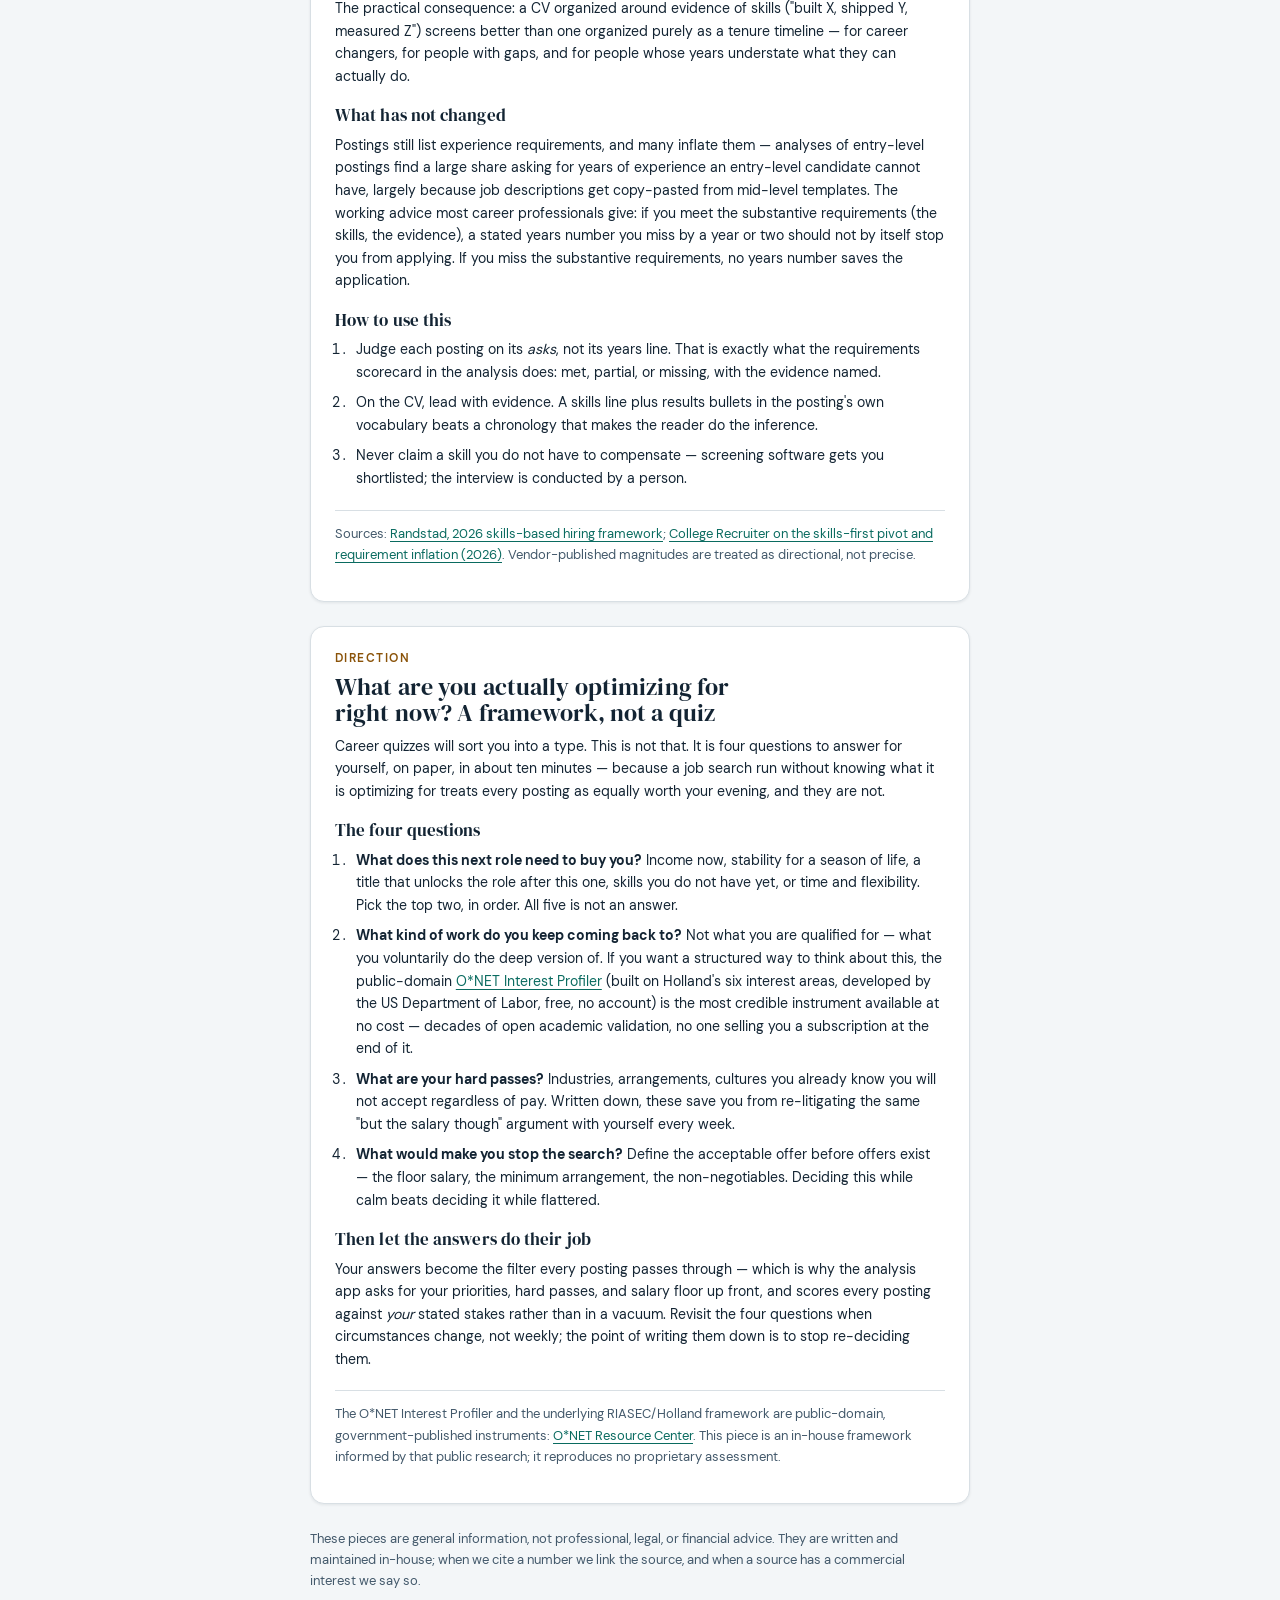
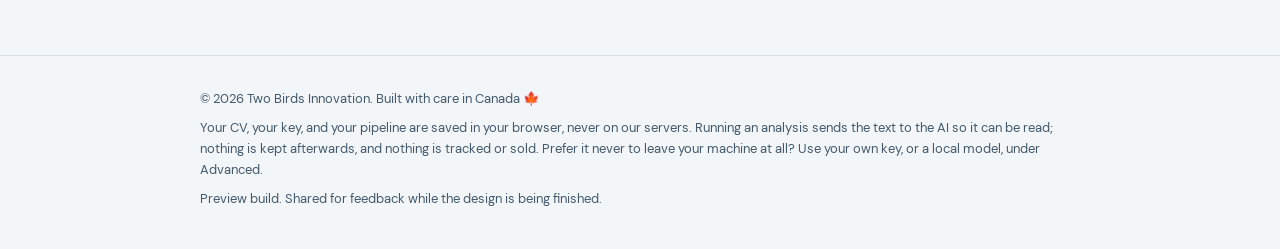
<file: v2-lab/insights.html>
<!DOCTYPE html>
<html lang="en-CA">
<head>
  <meta charset="utf-8">
  <meta name="viewport" content="width=device-width, initial-scale=1.0">
  <meta name="robots" content="noindex,nofollow">
  <title>Career clarity, in plain language | Career Coach</title>
  <meta name="description" content="Short, sourced pieces on the decisions around the job search: evaluating an offer, thinking about trajectory beyond years of experience, and knowing what you are optimizing for.">
  <link rel="icon" href="data:image/svg+xml,%3Csvg xmlns='http://www.w3.org/2000/svg' viewBox='0 0 32 32'%3E%3Crect width='32' height='32' rx='7' fill='%230F1B2D'/%3E%3Cg fill='%232EC4B6' transform='translate(16 16) scale(1.02) translate(-16 -16)'%3E%3Cpolygon points='16,3 18.3,16 16,13.7 13.7,16'/%3E%3Cpolygon points='29,16 16,13.7 18.3,16 16,18.3'/%3E%3Cpolygon points='16,29 13.7,16 16,18.3 18.3,16'/%3E%3Cpolygon points='3,16 16,18.3 13.7,16 16,13.7'/%3E%3Ccircle cx='16' cy='16' r='2.9'/%3E%3C/g%3E%3C/svg%3E">
  <script>
    (function () {
      try {
        var t = localStorage.getItem("cc-v2-theme");
        if (t === "dark" || (!t && window.matchMedia("(prefers-color-scheme: dark)").matches)) {
          document.documentElement.setAttribute("data-theme", "dark");
        }
      } catch (e) {}
    }());
  </script>
  <link rel="stylesheet" href="css/tokens.css">
  <link rel="stylesheet" href="css/core.css">
  <style>
    /* Page-local: long-form article layout on the app shell */
    .insights-main { padding: var(--s10) 0 var(--s16); }
    .insights-intro { max-width: 62ch; color: var(--ink-soft); margin-bottom: var(--s8); }
    .article {
      background: var(--surface); border: 1px solid var(--border);
      border-radius: var(--r-lg); padding: var(--s6);
      box-shadow: var(--shadow-sm); margin-bottom: var(--s6);
    }
    .article h2 { font-size: 1.5rem; margin-bottom: var(--s2); }
    .article .a-kicker {
      font: 600 0.72rem var(--font-body); letter-spacing: 0.13em; text-transform: uppercase;
      color: var(--accent-deep); display: block; margin-bottom: var(--s2);
    }
    .article p, .article li { color: var(--ink); font-size: var(--fs-sm); max-width: 70ch; }
    .article p { margin-bottom: var(--s3); }
    .article h3 { font-size: 1.05rem; margin: var(--s5) 0 var(--s2); }
    .article ul, .article ol { padding-left: 1.3rem; margin-bottom: var(--s3); display: grid; gap: var(--s2); }
    .article .a-sources {
      border-top: 1px solid var(--border); margin-top: var(--s5); padding-top: var(--s3);
      font-size: var(--fs-caption); color: var(--ink-soft);
    }
    .article .a-sources a { color: var(--link); }
    .insights-note { font-size: var(--fs-caption); color: var(--ink-soft); max-width: 70ch; }
  </style>
</head>
<body>
  <a href="#main" class="skip-link">Skip to main content</a>

  <header class="site-header">
    <div class="bar">
      <a class="wordmark" href="index.html" aria-label="Career Coach home">
        <svg width="24" height="24" viewBox="0 0 28 28" xmlns="http://www.w3.org/2000/svg" aria-hidden="true" fill="currentColor">
          <polygon points="14,1 16,13 14,11 12,13"/>
          <polygon points="27,14 15,12 17,14 15,16"/>
          <polygon points="14,27 12,15 14,17 16,15"/>
          <polygon points="1,14 13,16 11,14 13,12"/>
          <circle cx="14" cy="14" r="2.5"/>
        </svg>
        Career<span class="mark">&nbsp;Coach</span></a>
      <span class="byline">Two Birds Innovation · Canada</span>
      <span class="header-spacer"></span>
      <nav class="header-nav" aria-label="Site">
        <a href="index.html">About</a>
        <a href="app.html">Open the app</a>
        <button type="button" class="theme-toggle" id="themeToggle" aria-pressed="false">
          <svg width="14" height="14" viewBox="0 0 16 16" xmlns="http://www.w3.org/2000/svg" aria-hidden="true"><circle cx="8" cy="8" r="6.25" fill="none" stroke="currentColor" stroke-width="1.5"/><path d="M8 1.75 A6.25 6.25 0 0 0 8 14.25 Z" fill="currentColor"/></svg>
          <span id="themeWord">Dark mode</span>
        </button>
      </nav>
    </div>
  </header>

  <main id="main" class="insights-main">
    <div class="shell narrow">
      <h1>Career clarity, in plain language</h1>
      <p class="insights-intro">Three short pieces on the decisions <em>around</em> the job search — the parts a posting analysis cannot answer for you. No quiz, no archetype, no affirmations. Frameworks and sourced facts; you make the calls.</p>

      <article class="article" id="evaluating-an-offer">
        <span class="a-kicker">Deciding</span>
        <h2>What actually matters when evaluating a job offer</h2>
        <p>An offer letter shows you one number and asks for one signature. The decision underneath it has at least five moving parts, and they trade off against each other. Most regretted job moves come from weighing the visible part (salary) without pricing the invisible ones.</p>
        <h3>The five parts, priced honestly</h3>
        <ul>
          <li><b>Total compensation, not base salary.</b> In Canada that means base plus bonus structure, RRSP matching, benefits premiums you stop paying, and vacation days at their cash value. A $78K offer with 4 weeks vacation, full benefits, and 5% RRSP matching can out-earn an $85K offer with none of those. Do the arithmetic before comparing headline numbers.</li>
          <li><b>The commute and arrangement, in hours per year.</b> A hybrid role at 2 days a week in an office 45 minutes away costs roughly 150 hours a year — nearly four working weeks. Decide what your hour is worth to you and price it in. Neither answer is wrong; not pricing it is.</li>
          <li><b>Growth trajectory.</b> Ask directly in the offer stage: what did the last person in this role move on to? A role that feeds a pipeline is worth more than the same title in a dead-end org chart, and offer stage is when you can still ask.</li>
          <li><b>Stability signals.</b> Funding stage, recent layoffs, whether the role is a backfill (someone left — ask why) or new headcount (growth, but less defined). Public information covers most of this; a search on the company name plus "layoffs" takes two minutes.</li>
          <li><b>The manager.</b> You interviewed with them; they will shape your daily experience more than the brand on the building. If you left the interviews with reservations about the person you would report to, weigh that reservation heavily — it is the factor least fixable after you sign.</li>
        </ul>
        <h3>The one question that sorts the rest</h3>
        <p>Rank what matters most to you <em>right now</em> — pay, stability, growth, flexibility, mission — before you read the offer again. The same offer is strong against one ranking and weak against another. There is no universally good offer; there is only a good offer against your current priorities. (This is the same reason the analysis app asks for your priorities before it scores anything.)</p>
        <p class="a-sources">This piece is a decision framework, not financial advice. For Canadian compensation context: <a href="https://www.jobbank.gc.ca/trend-analysis/search-wages" rel="noopener">Government of Canada Job Bank wage data</a>.</p>
      </article>

      <article class="article" id="trajectory-beyond-years">
        <span class="a-kicker">Positioning</span>
        <h2>Career trajectory beyond years of experience</h2>
        <p>"How many years do you have?" is becoming a weaker question than it used to be — asked less by good employers, and answered less usefully by strong candidates. Two things are true at once, and both matter to how you position yourself.</p>
        <h3>What is genuinely changing</h3>
        <p>Skills-based hiring — screening for demonstrated skills rather than tenure brackets — has real momentum. LinkedIn's own published research reports the share of companies using skills-based hiring practices has grown substantially since 2020, and major staffing firms now publish frameworks for it. Directionally this is well corroborated; treat any single vendor's percentage claims with healthy scepticism, since staffing firms have a commercial interest in the narrative.</p>
        <p>The practical consequence: a CV organized around evidence of skills ("built X, shipped Y, measured Z") screens better than one organized purely as a tenure timeline — for career changers, for people with gaps, and for people whose years understate what they can actually do.</p>
        <h3>What has not changed</h3>
        <p>Postings still list experience requirements, and many inflate them — analyses of entry-level postings find a large share asking for years of experience an entry-level candidate cannot have, largely because job descriptions get copy-pasted from mid-level templates. The working advice most career professionals give: if you meet the substantive requirements (the skills, the evidence), a stated years number you miss by a year or two should not by itself stop you from applying. If you miss the substantive requirements, no years number saves the application.</p>
        <h3>How to use this</h3>
        <ol>
          <li>Judge each posting on its <em>asks</em>, not its years line. That is exactly what the requirements scorecard in the analysis does: met, partial, or missing, with the evidence named.</li>
          <li>On the CV, lead with evidence. A skills line plus results bullets in the posting's own vocabulary beats a chronology that makes the reader do the inference.</li>
          <li>Never claim a skill you do not have to compensate — screening software gets you shortlisted; the interview is conducted by a person.</li>
        </ol>
        <p class="a-sources">Sources: <a href="https://www.randstadusa.com/business/business-insights/talent-acquisition/2026-skills-based-hiring-framework-how-to-implement/" rel="noopener">Randstad, 2026 skills-based hiring framework</a>; <a href="https://www.collegerecruiter.com/blog/2026/02/21/the-skill-first-pivot-how-to-get-hired-in-2026-without-years-of-experience" rel="noopener">College Recruiter on the skills-first pivot and requirement inflation (2026)</a>. Vendor-published magnitudes are treated as directional, not precise.</p>
      </article>

      <article class="article" id="what-are-you-optimizing-for">
        <span class="a-kicker">Direction</span>
        <h2>What are you actually optimizing for right now? A framework, not a quiz</h2>
        <p>Career quizzes will sort you into a type. This is not that. It is four questions to answer for yourself, on paper, in about ten minutes — because a job search run without knowing what it is optimizing for treats every posting as equally worth your evening, and they are not.</p>
        <h3>The four questions</h3>
        <ol>
          <li><b>What does this next role need to buy you?</b> Income now, stability for a season of life, a title that unlocks the role after this one, skills you do not have yet, or time and flexibility. Pick the top two, in order. All five is not an answer.</li>
          <li><b>What kind of work do you keep coming back to?</b> Not what you are qualified for — what you voluntarily do the deep version of. If you want a structured way to think about this, the public-domain <a href="https://www.mynextmove.org/explore/ip" rel="noopener">O*NET Interest Profiler</a> (built on Holland's six interest areas, developed by the US Department of Labor, free, no account) is the most credible instrument available at no cost — decades of open academic validation, no one selling you a subscription at the end of it.</li>
          <li><b>What are your hard passes?</b> Industries, arrangements, cultures you already know you will not accept regardless of pay. Written down, these save you from re-litigating the same "but the salary though" argument with yourself every week.</li>
          <li><b>What would make you stop the search?</b> Define the acceptable offer before offers exist — the floor salary, the minimum arrangement, the non-negotiables. Deciding this while calm beats deciding it while flattered.</li>
        </ol>
        <h3>Then let the answers do their job</h3>
        <p>Your answers become the filter every posting passes through — which is why the analysis app asks for your priorities, hard passes, and salary floor up front, and scores every posting against <em>your</em> stated stakes rather than in a vacuum. Revisit the four questions when circumstances change, not weekly; the point of writing them down is to stop re-deciding them.</p>
        <p class="a-sources">The O*NET Interest Profiler and the underlying RIASEC/Holland framework are public-domain, government-published instruments: <a href="https://www.onetcenter.org/IP.html" rel="noopener">O*NET Resource Center</a>. This piece is an in-house framework informed by that public research; it reproduces no proprietary assessment.</p>
      </article>

      <p class="insights-note">These pieces are general information, not professional, legal, or financial advice. They are written and maintained in-house; when we cite a number we link the source, and when a source has a commercial interest we say so.</p>
    </div>
  </main>

  <footer class="site-footer">
    <div class="shell">
      <p>&copy; <span id="copyright-year">2026</span> Two Birds Innovation. Built with care in Canada <span aria-hidden="true">🍁</span></p>
      <p>Your CV, your key, and your pipeline are saved in your browser, never on our servers. Running an analysis sends the text to the AI so it can be read; nothing is kept afterwards, and nothing is tracked or sold. Prefer it never to leave your machine at all? Use your own key, or a local model, under Advanced.</p>
      <p>Preview build. Shared for feedback while the design is being finished.</p>
    </div>
  </footer>

  <script src="js/coach-v2.js" defer></script>
<script>document.getElementById('copyright-year').textContent = new Date().getFullYear();</script>
</body>
</html>
</file>
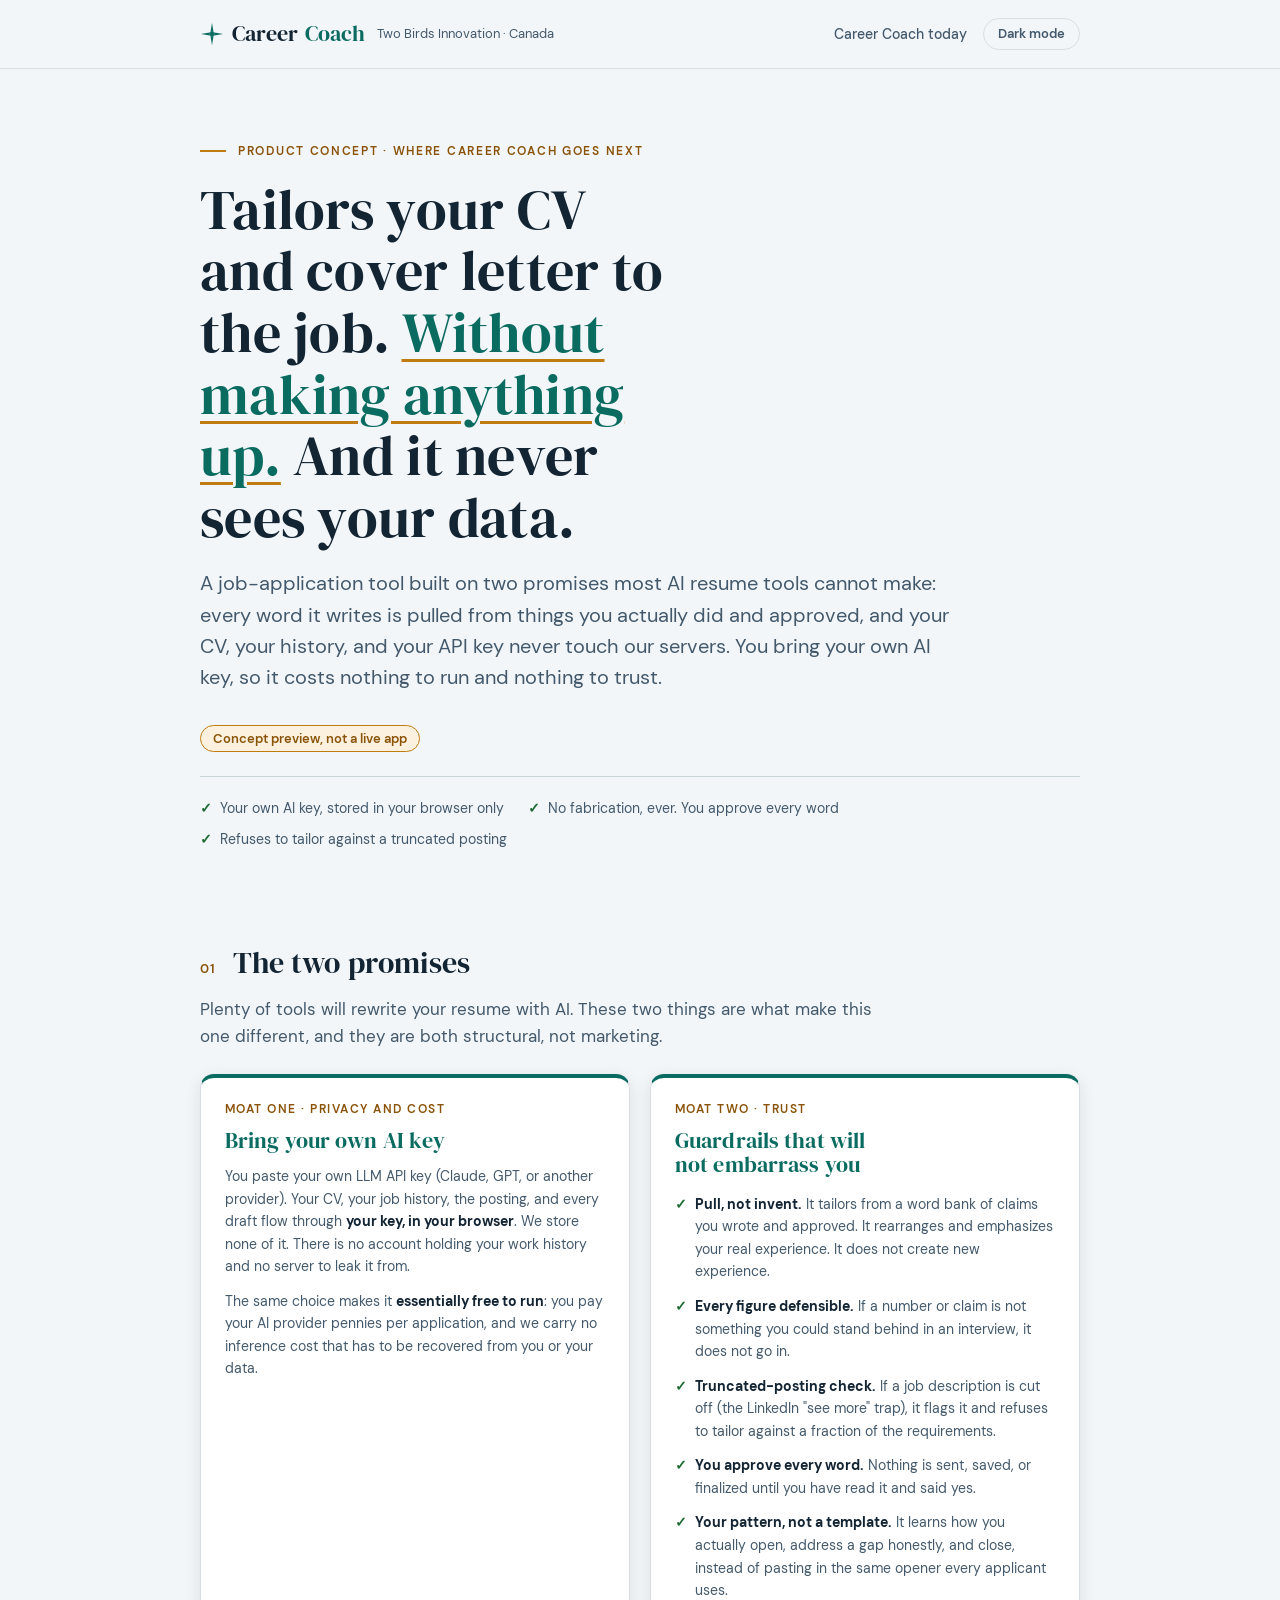
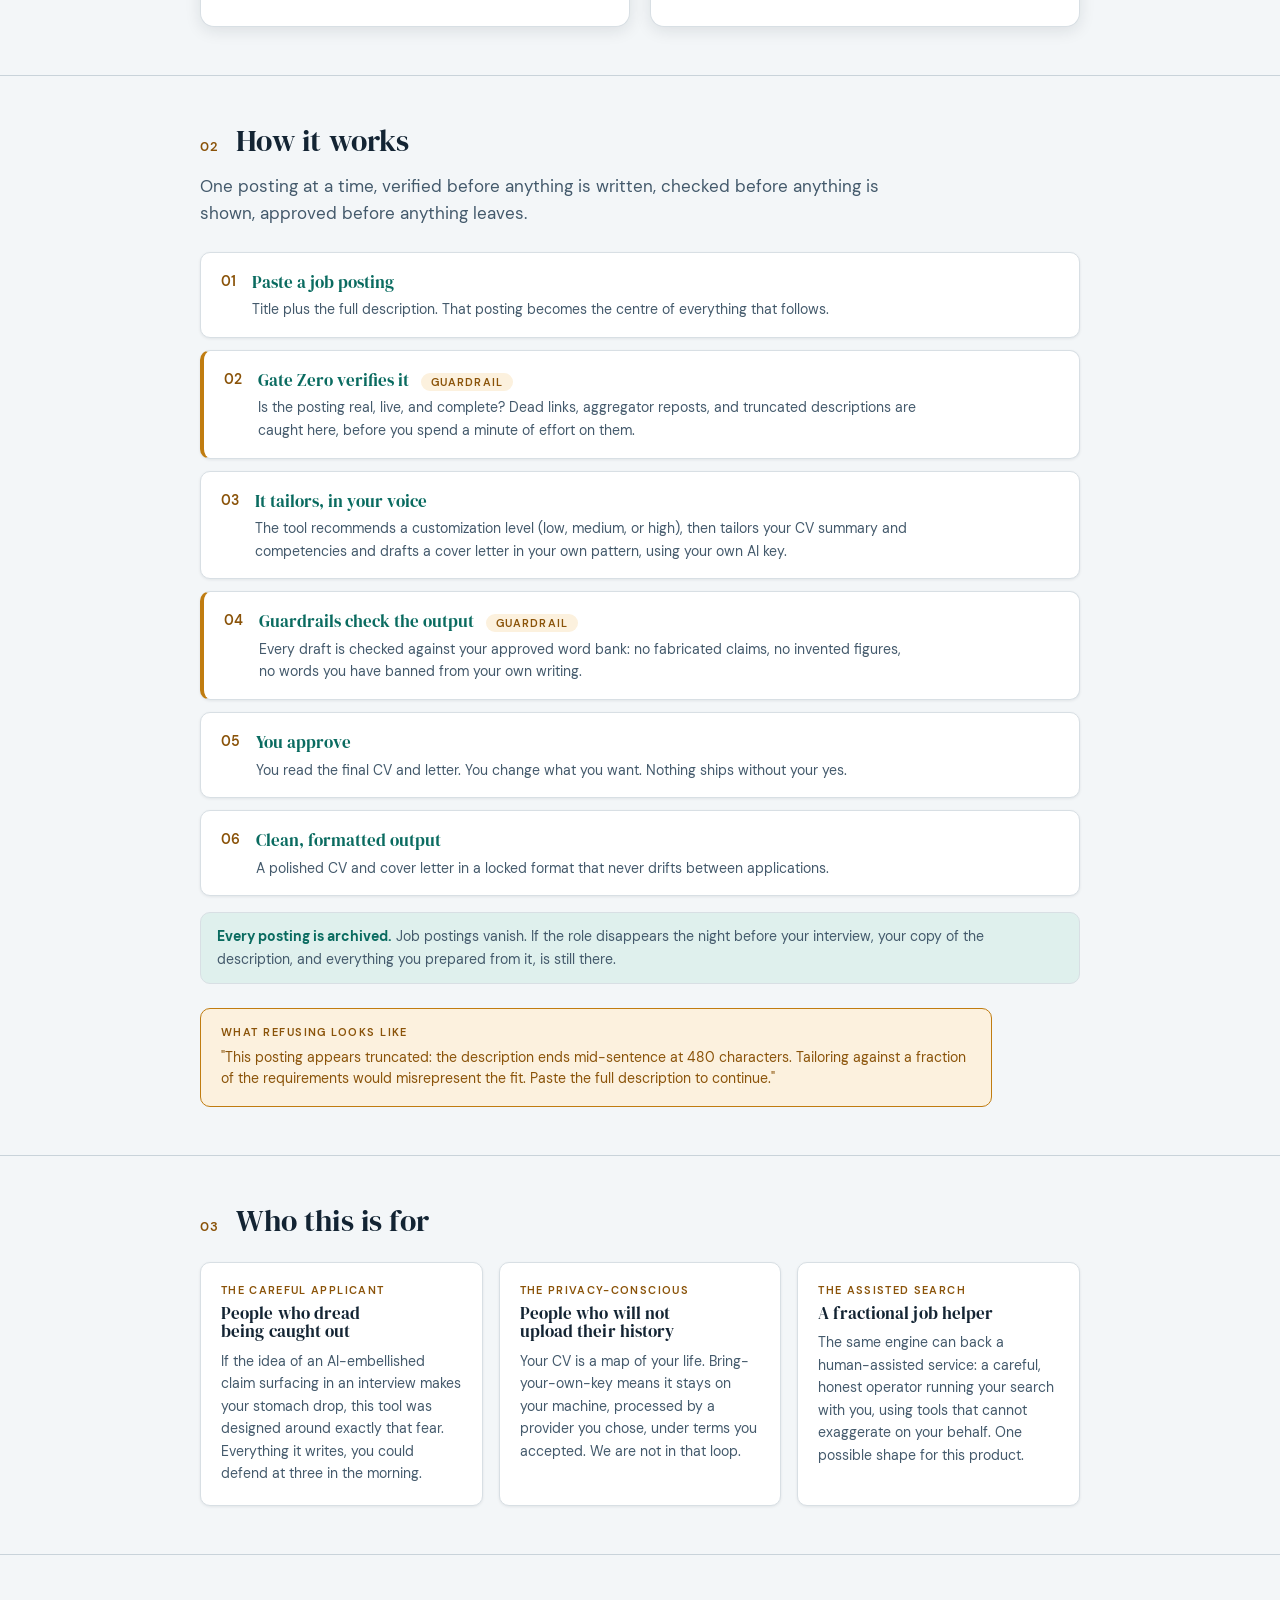
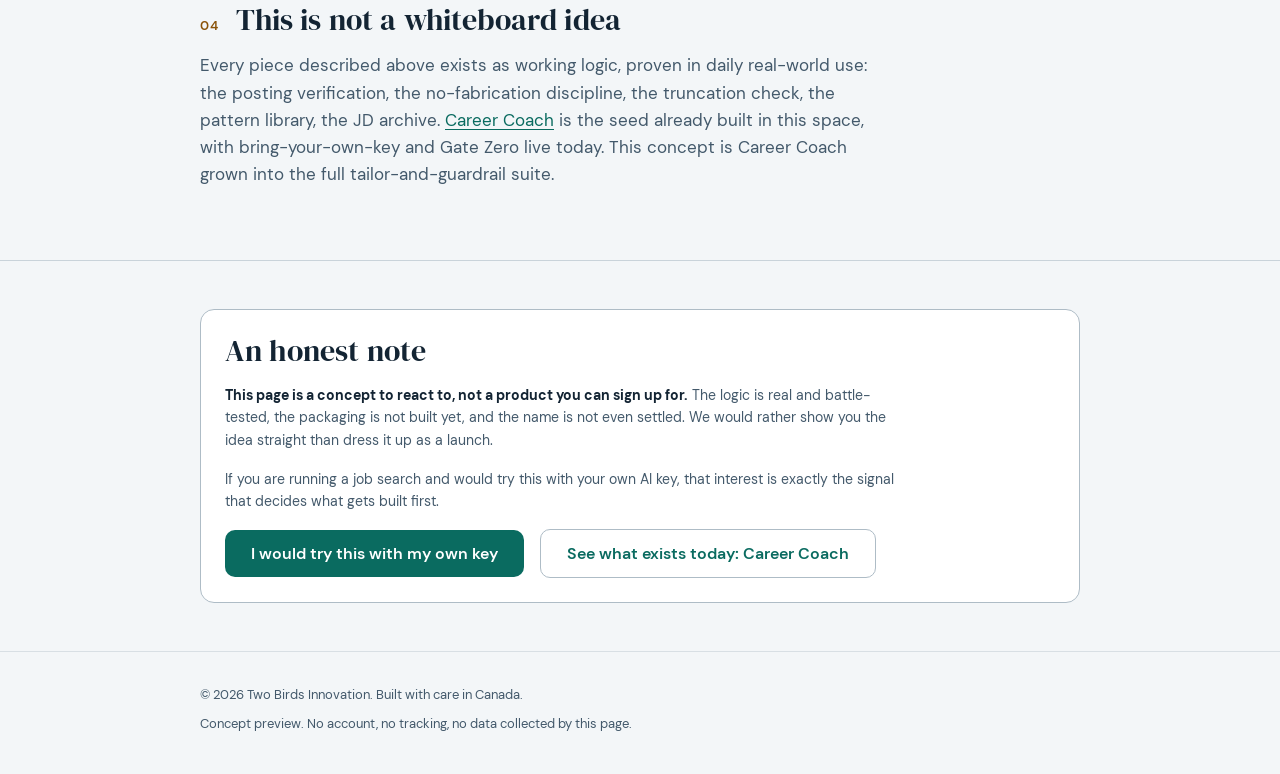
<file: v2-lab/product-concept.html>
<!DOCTYPE html>
<html lang="en-CA">
<head>
  <meta charset="utf-8">
  <meta name="viewport" content="width=device-width, initial-scale=1.0">
  <meta name="robots" content="noindex,nofollow">
  <title>Concept: a job-application tool that never sees your data | Two Birds Innovation</title>
  <meta name="description" content="A product concept from Two Birds Innovation: tailor your CV and cover letter to a real job posting, without fabrication, using your own AI key. Your data never touches our servers.">
  <link rel="icon" href="data:image/svg+xml,%3Csvg xmlns='http://www.w3.org/2000/svg' viewBox='0 0 32 32'%3E%3Crect width='32' height='32' rx='7' fill='%230F1B2D'/%3E%3Cg fill='%232EC4B6' transform='translate(16 16) scale(1.02) translate(-16 -16)'%3E%3Cpolygon points='16,3 18.3,16 16,13.7 13.7,16'/%3E%3Cpolygon points='29,16 16,13.7 18.3,16 16,18.3'/%3E%3Cpolygon points='16,29 13.7,16 16,18.3 18.3,16'/%3E%3Cpolygon points='3,16 16,18.3 13.7,16 16,13.7'/%3E%3Ccircle cx='16' cy='16' r='2.9'/%3E%3C/g%3E%3C/svg%3E">
  <script>
    /* Set theme before first paint to avoid a flash */
    (function () {
      try {
        var t = localStorage.getItem("cc-v2-theme");
        if (t === "dark" || (!t && window.matchMedia("(prefers-color-scheme: dark)").matches)) {
          document.documentElement.setAttribute("data-theme", "dark");
        }
      } catch (e) {}
    }());
  </script>
  <link rel="stylesheet" href="css/tokens.css">
  <link rel="stylesheet" href="css/core.css">
  <style>
    /* ---- Concept-page components (tokens only, verified pairs) ---- */

    .concept-badge {
      display: inline-flex; align-items: center; gap: 6px;
      font: 600 var(--fs-caption) var(--font-body);
      padding: 4px 12px; border-radius: var(--r-pill);
      background: var(--surface-amber); color: var(--accent-deep);
      border: 1px solid var(--accent);
    }

    /* Two moats */
    .moats { display: grid; grid-template-columns: 1fr 1fr; gap: var(--s5); margin-top: var(--s6); }
    .moat {
      background: var(--surface);
      border: 1px solid var(--border);
      border-top: 4px solid var(--primary);
      border-radius: var(--r-lg);
      padding: var(--s6);
      box-shadow: var(--shadow-md);
    }
    .moat .m-tag {
      font: 600 0.72rem var(--font-body); letter-spacing: 0.13em; text-transform: uppercase;
      color: var(--accent-deep); display: block; margin-bottom: var(--s3);
    }
    .moat h3 { font-size: 1.35rem; margin-bottom: var(--s3); color: var(--primary); }
    .moat p { font-size: var(--fs-sm); color: var(--ink-soft); }
    .moat p + p { margin-top: var(--s3); }
    .moat p b { color: var(--ink); }
    .moat ul { list-style: none; margin-top: var(--s4); display: grid; gap: var(--s3); }
    .moat li { display: flex; gap: var(--s2); font-size: var(--fs-sm); color: var(--ink-soft); align-items: flex-start; }
    .moat li .ic { color: var(--success-deep); font-weight: 700; flex-shrink: 0; }
    .moat li b { color: var(--ink); }

    /* Flow (vertical rail) */
    .flow { display: grid; gap: var(--s3); margin-top: var(--s6); counter-reset: flowstep; }
    .flow-step {
      display: grid; grid-template-columns: auto 1fr; gap: var(--s4);
      background: var(--surface);
      border: 1px solid var(--border);
      border-radius: var(--r-md);
      padding: var(--s4) var(--s5);
      box-shadow: var(--shadow-sm);
    }
    .flow-step::before {
      counter-increment: flowstep; content: counter(flowstep, decimal-leading-zero);
      font: 600 0.9rem var(--font-body);
      color: var(--accent-deep); padding-top: 3px;
    }
    .flow-step .k {
      font-family: var(--font-display); font-size: 1.08rem;
      color: var(--primary); display: block; margin-bottom: 2px;
    }
    .flow-step p { font-size: var(--fs-sm); color: var(--ink-soft); max-width: 66ch; }
    .flow-step.flow-gate { border-inline-start: 4px solid var(--accent); }
    .flow-step.flow-gate .gate-chip {
      display: inline-flex; margin-inline-start: var(--s2);
      font: 600 0.68rem var(--font-body); letter-spacing: 0.1em; text-transform: uppercase;
      padding: 2px 10px; border-radius: var(--r-pill);
      background: var(--band-caution-bg); color: var(--band-caution);
      vertical-align: middle;
    }
    .flow-note {
      margin-top: var(--s4); font-size: var(--fs-sm); color: var(--ink-soft);
      background: var(--surface-tint); border: 1px solid var(--border);
      border-radius: var(--r-md); padding: var(--s3) var(--s4);
    }
    .flow-note b { color: var(--primary); }

    /* Refusal sample */
    .refusal {
      margin-top: var(--s6);
      background: var(--band-caution-bg);
      border: 1px solid var(--accent);
      border-radius: var(--r-md);
      padding: var(--s4) var(--s5);
      max-width: 66ch;
    }
    .refusal .r-label {
      font: 600 0.7rem var(--font-body); letter-spacing: 0.13em; text-transform: uppercase;
      color: var(--band-caution); display: block; margin-bottom: var(--s2);
    }
    .refusal p { font-size: var(--fs-sm); color: var(--band-caution); line-height: 1.55; }

    /* Audience cards */
    .audience { display: grid; grid-template-columns: repeat(3, 1fr); gap: var(--s4); margin-top: var(--s6); }
    .aud {
      background: var(--surface); border: 1px solid var(--border);
      border-radius: var(--r-md); padding: var(--s5);
      box-shadow: var(--shadow-sm);
    }
    .aud .a-tag {
      font: 600 0.7rem var(--font-body); letter-spacing: 0.12em; text-transform: uppercase;
      color: var(--accent-deep); display: block; margin-bottom: var(--s2);
    }
    .aud h3 { font-size: 1.05rem; margin-bottom: var(--s2); }
    .aud p { font-size: var(--fs-sm); color: var(--ink-soft); }

    /* Honesty / concept note */
    .honesty {
      background: var(--surface);
      border: 1px solid var(--border-strong);
      border-radius: var(--r-lg);
      padding: var(--s6);
      display: grid; gap: var(--s4);
    }
    .honesty p { font-size: var(--fs-sm); color: var(--ink-soft); max-width: 68ch; }
    .honesty p b { color: var(--ink); }
    .honesty .cta-row { display: flex; flex-wrap: wrap; gap: var(--s4); align-items: center; }

    @media (max-width: 860px) {
      .moats { grid-template-columns: 1fr; }
      .audience { grid-template-columns: 1fr; }
    }
  </style>
</head>
<body>
  <a href="#main" class="skip-link">Skip to main content</a>

  <header class="site-header">
    <div class="bar">
      <a class="wordmark" href="index.html" aria-label="Career Coach home">
        <svg width="24" height="24" viewBox="0 0 28 28" xmlns="http://www.w3.org/2000/svg" aria-hidden="true" fill="currentColor">
          <polygon points="14,1 16,13 14,11 12,13"/>
          <polygon points="27,14 15,12 17,14 15,16"/>
          <polygon points="14,27 12,15 14,17 16,15"/>
          <polygon points="1,14 13,16 11,14 13,12"/>
          <circle cx="14" cy="14" r="2.5"/>
        </svg>
        Career<span class="mark">&nbsp;Coach</span></a>
      <span class="byline">Two Birds Innovation · Canada</span>
      <span class="header-spacer"></span>
      <nav class="header-nav" aria-label="Site">
        <a href="index.html">Career Coach today</a>
        <button type="button" class="theme-toggle" id="themeToggle" aria-pressed="false">Dark mode</button>
      </nav>
    </div>
  </header>

  <main id="main">

    <!-- Hero -->
    <section class="hero">
      <div class="shell">
        <p class="eyebrow">Product concept · where Career Coach goes next</p>
        <h1>Tailors your CV and cover letter to the job. <span class="u">Without making anything up.</span> And it never sees your data.</h1>
        <p class="lead">A job-application tool built on two promises most AI resume tools cannot make: every word it writes is pulled from things you actually did and approved, and your CV, your history, and your API key never touch our servers. You bring your own AI key, so it costs nothing to run and nothing to trust.</p>
        <div class="hero-cta">
          <span class="concept-badge">Concept preview, not a live app</span>
        </div>
        <div class="hero-facts">
          <span><span class="tick">&#10003;</span> Your own AI key, stored in your browser only</span>
          <span><span class="tick">&#10003;</span> No fabrication, ever. You approve every word</span>
          <span><span class="tick">&#10003;</span> Refuses to tailor against a truncated posting</span>
        </div>
      </div>
    </section>

    <!-- The two moats -->
    <section class="section" id="moats">
      <div class="shell">
        <div class="section-head">
          <span class="section-num">01</span>
          <h2>The two promises</h2>
        </div>
        <p class="section-sub">Plenty of tools will rewrite your resume with AI. These two things are what make this one different, and they are both structural, not marketing.</p>
        <div class="moats">
          <article class="moat">
            <span class="m-tag">Moat one · privacy and cost</span>
            <h3>Bring your own AI key</h3>
            <p>You paste your own LLM API key (Claude, GPT, or another provider). Your CV, your job history, the posting, and every draft flow through <b>your key, in your browser</b>. We store none of it. There is no account holding your work history and no server to leak it from.</p>
            <p>The same choice makes it <b>essentially free to run</b>: you pay your AI provider pennies per application, and we carry no inference cost that has to be recovered from you or your data.</p>
          </article>
          <article class="moat">
            <span class="m-tag">Moat two · trust</span>
            <h3>Guardrails that will not embarrass you</h3>
            <ul>
              <li><span class="ic">&#10003;</span><span><b>Pull, not invent.</b> It tailors from a word bank of claims you wrote and approved. It rearranges and emphasizes your real experience. It does not create new experience.</span></li>
              <li><span class="ic">&#10003;</span><span><b>Every figure defensible.</b> If a number or claim is not something you could stand behind in an interview, it does not go in.</span></li>
              <li><span class="ic">&#10003;</span><span><b>Truncated-posting check.</b> If a job description is cut off (the LinkedIn "see more" trap), it flags it and refuses to tailor against a fraction of the requirements.</span></li>
              <li><span class="ic">&#10003;</span><span><b>You approve every word.</b> Nothing is sent, saved, or finalized until you have read it and said yes.</span></li>
              <li><span class="ic">&#10003;</span><span><b>Your pattern, not a template.</b> It learns how you actually open, address a gap honestly, and close, instead of pasting in the same opener every applicant uses.</span></li>
            </ul>
          </article>
        </div>
      </div>
    </section>

    <!-- How it works -->
    <section class="section" id="how">
      <div class="shell">
        <div class="section-head">
          <span class="section-num">02</span>
          <h2>How it works</h2>
        </div>
        <p class="section-sub">One posting at a time, verified before anything is written, checked before anything is shown, approved before anything leaves.</p>
        <div class="flow">
          <div class="flow-step">
            <div>
              <span class="k">Paste a job posting</span>
              <p>Title plus the full description. That posting becomes the centre of everything that follows.</p>
            </div>
          </div>
          <div class="flow-step flow-gate">
            <div>
              <span class="k">Gate Zero verifies it <span class="gate-chip">Guardrail</span></span>
              <p>Is the posting real, live, and complete? Dead links, aggregator reposts, and truncated descriptions are caught here, before you spend a minute of effort on them.</p>
            </div>
          </div>
          <div class="flow-step">
            <div>
              <span class="k">It tailors, in your voice</span>
              <p>The tool recommends a customization level (low, medium, or high), then tailors your CV summary and competencies and drafts a cover letter in your own pattern, using your own AI key.</p>
            </div>
          </div>
          <div class="flow-step flow-gate">
            <div>
              <span class="k">Guardrails check the output <span class="gate-chip">Guardrail</span></span>
              <p>Every draft is checked against your approved word bank: no fabricated claims, no invented figures, no words you have banned from your own writing.</p>
            </div>
          </div>
          <div class="flow-step">
            <div>
              <span class="k">You approve</span>
              <p>You read the final CV and letter. You change what you want. Nothing ships without your yes.</p>
            </div>
          </div>
          <div class="flow-step">
            <div>
              <span class="k">Clean, formatted output</span>
              <p>A polished CV and cover letter in a locked format that never drifts between applications.</p>
            </div>
          </div>
        </div>
        <p class="flow-note"><b>Every posting is archived.</b> Job postings vanish. If the role disappears the night before your interview, your copy of the description, and everything you prepared from it, is still there.</p>

        <div class="refusal">
          <span class="r-label">What refusing looks like</span>
          <p>"This posting appears truncated: the description ends mid-sentence at 480 characters. Tailoring against a fraction of the requirements would misrepresent the fit. Paste the full description to continue."</p>
        </div>
      </div>
    </section>

    <!-- Who it's for -->
    <section class="section" id="who">
      <div class="shell">
        <div class="section-head">
          <span class="section-num">03</span>
          <h2>Who this is for</h2>
        </div>
        <div class="audience">
          <article class="aud">
            <span class="a-tag">The careful applicant</span>
            <h3>People who dread being caught out</h3>
            <p>If the idea of an AI-embellished claim surfacing in an interview makes your stomach drop, this tool was designed around exactly that fear. Everything it writes, you could defend at three in the morning.</p>
          </article>
          <article class="aud">
            <span class="a-tag">The privacy-conscious</span>
            <h3>People who will not upload their history</h3>
            <p>Your CV is a map of your life. Bring-your-own-key means it stays on your machine, processed by a provider you chose, under terms you accepted. We are not in that loop.</p>
          </article>
          <article class="aud">
            <span class="a-tag">The assisted search</span>
            <h3>A fractional job helper</h3>
            <p>The same engine can back a human-assisted service: a careful, honest operator running your search with you, using tools that cannot exaggerate on your behalf. One possible shape for this product.</p>
          </article>
        </div>
      </div>
    </section>

    <!-- Where it comes from -->
    <section class="section" id="origin">
      <div class="shell">
        <div class="section-head">
          <span class="section-num">04</span>
          <h2>This is not a whiteboard idea</h2>
        </div>
        <p class="section-sub">Every piece described above exists as working logic, proven in daily real-world use: the posting verification, the no-fabrication discipline, the truncation check, the pattern library, the JD archive. <a href="index.html">Career Coach</a> is the seed already built in this space, with bring-your-own-key and Gate Zero live today. This concept is Career Coach grown into the full tailor-and-guardrail suite.</p>
      </div>
    </section>

    <!-- Honesty note + call -->
    <section class="section" id="try">
      <div class="shell">
        <div class="honesty">
          <h2>An honest note</h2>
          <p><b>This page is a concept to react to, not a product you can sign up for.</b> The logic is real and battle-tested, the packaging is not built yet, and the name is not even settled. We would rather show you the idea straight than dress it up as a launch.</p>
          <p>If you are running a job search and would try this with your own AI key, that interest is exactly the signal that decides what gets built first.</p>
          <div class="cta-row">
            <a class="btn btn-primary" href="mailto:twobirdsinnovation@gmail.com?subject=Job%20application%20tool%20concept%20-%20I%20would%20try%20it">I would try this with my own key</a>
            <a class="btn btn-ghost" href="index.html">See what exists today: Career Coach</a>
          </div>
        </div>
      </div>
    </section>

  </main>

  <footer class="site-footer">
    <div class="shell">
      <p>&copy; <span id="copyright-year">2026</span> Two Birds Innovation. Built with care in Canada.</p>
      <p>Concept preview. No account, no tracking, no data collected by this page.</p>
    </div>
  </footer>

  <script>
    /* Theme toggle (matches index.html behaviour, self-contained) */
    (function () {
      var btn = document.getElementById("themeToggle");
      if (!btn) return;
      function apply(dark) {
        if (dark) { document.documentElement.setAttribute("data-theme", "dark"); }
        else { document.documentElement.removeAttribute("data-theme"); }
        btn.textContent = dark ? "Light mode" : "Dark mode";
        btn.setAttribute("aria-pressed", String(dark));
      }
      apply(document.documentElement.getAttribute("data-theme") === "dark");
      btn.addEventListener("click", function () {
        var dark = document.documentElement.getAttribute("data-theme") !== "dark";
        apply(dark);
        try { localStorage.setItem("cc-v2-theme", dark ? "dark" : "light"); } catch (e) {}
      });
    }());
  </script>
<script>document.getElementById('copyright-year').textContent = new Date().getFullYear();</script>
</body>
</html>
</file>
<file: v2-lab/css/tokens.css>
/* ============================================================================
   Career Coach v2 Design Tokens  ·  Fable pass (2026-07-03)
   ----------------------------------------------------------------------------
   Identity: a sharp colleague in your corner. Momentum-focused, practical,
   plain English. Grounded in PRODUCT.md: the job posting is the centre of
   gravity, verify before you build, BYOK is a feature.

   Type pairing (self-hosted, SIL OFL — mandated by PRODUCT.md: "Maintain"):
     Headings  DM Serif Display   confident, high-contrast display serif
     Body/UI   DM Sans            geometric, energetic, crisp at UI sizes
   Distinct from DCC (Merriweather warm-gentle) and Clarity (Fraunces+Inter
   editorial-boardroom) by both face and register.

   Palette: deep harbour navy + working teal, amber for operational signals.
   Evolves Career Coach v1's navy/teal; adds a first-class LIGHT theme.

   --------------------------------------------------------------------------
   VERIFIED WCAG CONTRAST (computed 2026-07-03, all text pairs >= 4.5:1)
   --------------------------------------------------------------------------
   LIGHT
     ink        #132433 on bg #F3F6F8       14.6:1  AAA
     ink        #132433 on white            15.8:1  AAA
     ink-soft   #43596B on bg                6.7:1  AA+
     ink-soft   #43596B on white             7.3:1  AAA
     primary    #0A6B60 on bg                5.9:1  AA+
     primary    #0A6B60 on white             6.4:1  AA+
     white on primary #0A6B60 (buttons)      6.4:1  AA+
     primary    #0A6B60 on tint #DFF0ED      5.4:1  AA+
     ink        #132433 on tint #DFF0ED     13.4:1  AAA
     amber-deep #8A5309 on tint #FCF1DE      5.7:1  AA+
     amber-deep #8A5309 on white             6.3:1  AA+
     success    #1C6B33 on #E4F3E8           5.7:1  AA+
     error      #B3321B on #FCEAE5           5.3:1  AA+
     error      #B3321B on white             6.2:1  AA+
   DARK
     ink        #EAF1F6 on bg #0F1B2A       15.2:1  AAA
     ink        #EAF1F6 on surface #17293C  13.0:1  AAA
     ink-soft   #A3BACC on surface           7.4:1  AAA
     teal       #45D6C4 on bg                9.6:1  AAA
     teal       #45D6C4 on surface           8.2:1  AAA
     dark ink #0F1B2A on teal btn #45D6C4    9.6:1  AAA  (buttons)
     amber      #F5B65C on bg                9.7:1  AAA
     amber      #F5B65C on tint #33270F      8.2:1  AAA
     success    #8FD9A0 on bg               10.4:1  AAA
     success    #8FD9A0 on tint #12301B      8.6:1  AAA
     error      #F5A08F on bg                8.5:1  AAA
     error      #F5A08F on tint #3A1810      7.8:1  AAA
     teal on tint #123430                    7.5:1  AAA
   ========================================================================== */

/* --- Self-hosted fonts (SIL OFL 1.1 — see fonts/(dir)/OFL.txt) ------------ */
@font-face {
  font-family: 'DM Sans';
  src: url('../fonts/dm-sans/DMSans-Regular.woff2') format('woff2');
  font-weight: 400; font-style: normal; font-display: swap;
}
@font-face {
  font-family: 'DM Sans';
  src: url('../fonts/dm-sans/DMSans-Medium.woff2') format('woff2');
  font-weight: 500; font-style: normal; font-display: swap;
}
@font-face {
  font-family: 'DM Sans';
  src: url('../fonts/dm-sans/DMSans-SemiBold.woff2') format('woff2');
  font-weight: 600; font-style: normal; font-display: swap;
}
@font-face {
  font-family: 'DM Sans';
  src: url('../fonts/dm-sans/DMSans-Bold.woff2') format('woff2');
  font-weight: 700; font-style: normal; font-display: swap;
}
@font-face {
  font-family: 'DM Serif Display';
  src: url('../fonts/dm-serif-display/DMSerifDisplay-Regular.woff2') format('woff2');
  font-weight: 400; font-style: normal; font-display: swap;
}

:root {
  color-scheme: light;

  /* Surfaces */
  --bg:            #F3F6F8;  /* cool paper */
  --surface:       #FFFFFF;
  --surface-tint:  #DFF0ED;  /* teal-tinted fill */
  --surface-amber: #FCF1DE;  /* amber-tinted fill (signals) */

  /* Brand */
  --primary:          #0A6B60;  /* working teal, deep */
  --primary-hover:    #085249;
  --primary-contrast: #FFFFFF;
  --accent:           #C07C10;  /* amber — rules and marks only on light */
  --accent-deep:      #8A5309;  /* amber TEXT on light fills */

  /* Text */
  --ink:       #132433;
  --ink-soft:  #43596B;
  --link:      #0A6B60;
  --link-hover:#085249;

  /* Structure */
  --border:        #D8DFE4;
  --border-strong: #AEBCC6;
  --rule:          #C9D3DA;

  /* State */
  --success-deep:  #1C6B33;
  --success-light: #E4F3E8;
  --error:         #B3321B;
  --error-light:   #FCEAE5;

  /* Score bands (text-on-tint, all verified) */
  --band-strong:      var(--success-deep);
  --band-strong-bg:   var(--success-light);
  --band-caution:     var(--accent-deep);
  --band-caution-bg:  var(--surface-amber);
  --band-weak:        var(--error);
  --band-weak-bg:     var(--error-light);

  /* Type */
  --font-display: 'DM Serif Display', Georgia, 'Times New Roman', serif;
  --font-body:    'DM Sans', 'Segoe UI', 'Helvetica Neue', Arial, sans-serif;

  --fs-base: 17px;
  --fs-sm:      0.882rem;  /* 15px */
  --fs-caption: 0.824rem;  /* 14px */
  --fs-h1: clamp(2.15rem, 4.6vw + 1rem, 3.5rem);
  --fs-h2: clamp(1.5rem, 1.6vw + 1rem, 1.9rem);
  --fs-h3: 1.22rem;
  --fs-lead: clamp(1.06rem, 0.5vw + 0.95rem, 1.22rem);

  --lh-tight: 1.1;
  --lh-body:  1.6;

  /* Spacing (4px base) */
  --s1: 4px;  --s2: 8px;  --s3: 12px; --s4: 16px;
  --s5: 20px; --s6: 24px; --s8: 32px; --s10: 40px;
  --s12: 48px; --s16: 64px; --s20: 80px;

  /* Radii */
  --r-sm: 6px;
  --r-md: 10px;
  --r-lg: 14px;
  --r-pill: 999px;

  /* Shadows */
  --shadow-sm: 0 1px 3px rgba(15, 27, 42, 0.08);
  --shadow-md: 0 4px 16px rgba(15, 27, 42, 0.10);

  /* Motion */
  --ease: cubic-bezier(0.22, 0.61, 0.36, 1);
  --dur-1: 130ms;
  --dur-2: 220ms;
  --dur-3: 420ms;

  /* Focus */
  --focus-ring: 3px solid #8A5309;
  --focus-offset: 2px;

  /* Buttons (theme-dependent — see dark block) */
  --btn-bg:    #0A6B60;
  --btn-text:  #FFFFFF;
  --btn-hover: #085249;

  /* Layout */
  --content-max: 920px;
  --narrow-max: 700px;
  --tap-min: 44px;
}

html[data-theme="dark"] {
  color-scheme: dark;

  --bg:            #0F1B2A;
  --surface:       #17293C;
  --surface-tint:  #123430;
  --surface-amber: #33270F;

  --primary:          #45D6C4;  /* headings, links, marks on dark */
  --primary-hover:    #7AE3D6;
  --primary-contrast: #0F1B2A;
  --accent:           #F5B65C;
  --accent-deep:      #F5B65C;

  --ink:       #EAF1F6;
  --ink-soft:  #A3BACC;
  --link:      #45D6C4;
  --link-hover:#7AE3D6;

  --border:        #24384D;
  --border-strong: #3B5570;
  --rule:          #24384D;

  --success-deep:  #8FD9A0;
  --success-light: #12301B;
  --error:         #F5A08F;
  --error-light:   #3A1810;

  --band-strong:      var(--success-deep);
  --band-strong-bg:   var(--success-light);
  --band-caution:     var(--accent-deep);
  --band-caution-bg:  var(--surface-amber);
  --band-weak:        var(--error);
  --band-weak-bg:     var(--error-light);

  --shadow-sm: 0 1px 3px rgba(0, 0, 0, 0.4);
  --shadow-md: 0 4px 16px rgba(0, 0, 0, 0.5);

  --focus-ring: 3px solid #F5B65C;

  /* Dark buttons: dark ink on bright teal, 9.6:1 */
  --btn-bg:    #45D6C4;
  --btn-text:  #0F1B2A;
  --btn-hover: #7AE3D6;
}

@media (prefers-reduced-motion: reduce) {
  :root { --dur-1: 0ms; --dur-2: 0ms; --dur-3: 0ms; }
}
</file>
<file: v2-lab/css/core.css>
/* ============================================================================
   Career Coach v2 core styles  ·  builds on css/tokens.css
   ========================================================================== */

*, *::before, *::after { box-sizing: border-box; margin: 0; padding: 0; }

html { scroll-behavior: smooth; }
@media (prefers-reduced-motion: reduce) { html { scroll-behavior: auto; } }

body {
  font-family: var(--font-body);
  font-size: var(--fs-base);
  line-height: var(--lh-body);
  background: var(--bg);
  color: var(--ink);
  -webkit-font-smoothing: antialiased;
  text-rendering: optimizeLegibility;
  min-height: 100vh;
  display: flex;
  flex-direction: column;
}

::selection { background: var(--primary); color: var(--primary-contrast); }

a { color: var(--link); text-decoration-thickness: 1px; text-underline-offset: 3px; }
a:hover { color: var(--link-hover); }

:is(a, button, input, select, textarea, summary, .kw-scroll):focus-visible {
  outline: var(--focus-ring);
  outline-offset: var(--focus-offset);
  border-radius: var(--r-sm);
}

h1, h2, h3 {
  font-family: var(--font-display);
  font-weight: 400; /* DM Serif Display ships one weight */
  color: var(--ink);
  line-height: var(--lh-tight);
  letter-spacing: 0.005em;
  text-wrap: balance;
}
h1 { font-size: var(--fs-h1); }
h2 { font-size: var(--fs-h2); }
h3 { font-size: var(--fs-h3); }

.hidden { display: none !important; }
[hidden] { display: none !important; }
.sr-only {
  position: absolute; width: 1px; height: 1px;
  overflow: hidden; clip: rect(0,0,0,0); white-space: nowrap;
}

.skip-link {
  position: absolute; top: -100%; left: var(--s4);
  background: var(--btn-bg); color: var(--btn-text);
  padding: var(--s2) var(--s4); border-radius: 0 0 var(--r-sm) var(--r-sm);
  z-index: 100; font-size: var(--fs-sm); text-decoration: none;
}
.skip-link:focus { top: 0; }

/* --- Header ---------------------------------------------------------------- */
.site-header {
  border-bottom: 1px solid var(--border);
  background: var(--bg);
}
.site-header .bar {
  max-width: var(--content-max); margin: 0 auto;
  padding: var(--s4) var(--s5);
  display: flex; align-items: center; gap: var(--s3);
}
.wordmark {
  font-family: var(--font-display);
  font-size: 1.4rem;
  color: var(--ink); text-decoration: none;
  display: inline-flex; align-items: baseline; gap: 2px;
}
.wordmark .mark { color: var(--primary); }
.wordmark svg { align-self: center; margin-right: 6px; flex-shrink: 0; color: var(--primary); }
.byline { font-size: var(--fs-caption); color: var(--ink-soft); }
.header-spacer { flex: 1; }
.header-nav { display: flex; align-items: center; gap: var(--s4); }
.header-nav a { font-size: var(--fs-sm); font-weight: 500; color: var(--ink-soft); text-decoration: none; }
.header-nav a:hover { color: var(--ink); text-decoration: underline; }
.theme-toggle {
  display: inline-flex; align-items: center; gap: 7px;
  font: 600 var(--fs-caption) var(--font-body);
  color: var(--ink-soft); background: none;
  border: 1px solid var(--border); border-radius: var(--r-pill);
  padding: 5px 14px; cursor: pointer;
  min-height: 32px; white-space: nowrap;
  transition: color var(--dur-1) var(--ease), border-color var(--dur-1) var(--ease);
}
.theme-toggle:hover { color: var(--ink); border-color: var(--border-strong); }

/* --- Layout ------------------------------------------------------------------ */
main { flex: 1; width: 100%; }
.shell { max-width: var(--content-max); margin: 0 auto; padding: 0 var(--s5); }
.narrow { max-width: var(--narrow-max); margin: 0 auto; }

/* --- Buttons ---------------------------------------------------------------- */
.btn {
  display: inline-flex; align-items: center; justify-content: center; gap: var(--s2);
  font: 600 1rem var(--font-body);
  padding: 13px 26px; border: none; border-radius: var(--r-md);
  min-height: var(--tap-min); cursor: pointer; text-decoration: none;
  transition: background var(--dur-1) var(--ease), transform var(--dur-1) var(--ease),
              border-color var(--dur-1) var(--ease), color var(--dur-1) var(--ease);
}
.btn:active { transform: scale(0.985); }
.btn-primary { background: var(--btn-bg); color: var(--btn-text); }
.btn-primary:hover { background: var(--btn-hover); color: var(--btn-text); }
.btn-ghost {
  background: transparent; color: var(--link);
  border: 1.5px solid var(--border-strong);
}
.btn-ghost:hover { border-color: var(--link); color: var(--link-hover); }
.btn:disabled { opacity: 0.5; cursor: default; transform: none; }
.btn-block { width: 100%; }
.link-btn {
  background: none; border: none; cursor: pointer;
  font: 500 var(--fs-sm) var(--font-body); color: var(--ink-soft);
  padding: var(--s2) 0; min-height: var(--tap-min);
}
.link-btn:hover { color: var(--ink); text-decoration: underline; }

/* ============================================================================
   LANDING
   ========================================================================== */
.hero { padding: var(--s16) 0 var(--s12); }
.eyebrow {
  font: 600 0.76rem var(--font-body);
  letter-spacing: 0.14em; text-transform: uppercase;
  color: var(--accent-deep);
  display: inline-flex; align-items: center; gap: var(--s3);
  margin-bottom: var(--s5);
}
.eyebrow::before { content: ""; width: 26px; height: 2px; background: var(--accent); }
.hero h1 { max-width: 17ch; }
.hero h1 .u {
  color: var(--primary);
  text-decoration: underline;
  text-decoration-color: var(--accent);
  text-decoration-thickness: 3px;
  text-underline-offset: 7px;
}
.hero .lead {
  font-size: var(--fs-lead); color: var(--ink-soft);
  max-width: 54ch; margin-top: var(--s5);
}
.hero-cta { margin-top: var(--s8); display: flex; flex-wrap: wrap; gap: var(--s4); align-items: center; }
.hero-facts {
  display: flex; flex-wrap: wrap; gap: var(--s2) var(--s6);
  margin-top: var(--s6); padding-top: var(--s5);
  border-top: 1px solid var(--rule);
  font-size: var(--fs-sm); color: var(--ink-soft);
}
.hero-facts span { display: inline-flex; align-items: center; gap: var(--s2); }
.hero-facts .tick { color: var(--success-deep); font-weight: 700; }

/* --- Section scaffolding ----------------------------------------------------- */
.section { padding: var(--s12) 0; }
.section + .section { border-top: 1px solid var(--rule); }
.section-head { display: flex; align-items: baseline; gap: var(--s4); margin-bottom: var(--s4); }
.section-num {
  font: 600 0.8rem var(--font-body); letter-spacing: 0.1em;
  color: var(--accent-deep);
}
.section-sub { color: var(--ink-soft); max-width: 58ch; margin-bottom: var(--s6); }

/* --- Working loop (how it works) ---------------------------------------------- */
.loop { display: grid; grid-template-columns: repeat(4, 1fr); gap: var(--s5); margin-top: var(--s6); counter-reset: loopstep; }
.loop-step { border-top: 2px solid var(--border-strong); padding-top: var(--s4); }
.loop-step::before {
  counter-increment: loopstep; content: counter(loopstep, decimal-leading-zero);
  font: 600 0.8rem var(--font-body); letter-spacing: 0.08em;
  color: var(--accent-deep); display: block; margin-bottom: var(--s2);
}
.loop-step .k {
  font-family: var(--font-display); font-size: 1.08rem;
  color: var(--primary); display: block; margin-bottom: var(--s2);
}
.loop-step p { font-size: var(--fs-sm); color: var(--ink-soft); }

/* --- Toolkit grid ---------------------------------------------------------------- */
.toolkit { display: grid; grid-template-columns: repeat(3, 1fr); gap: var(--s4); margin-top: var(--s6); }
.tool {
  background: var(--surface);
  border: 1px solid var(--border);
  border-radius: var(--r-md);
  padding: var(--s5);
  box-shadow: var(--shadow-sm);
}
.tool .t-tag {
  font: 600 0.7rem var(--font-body); letter-spacing: 0.12em; text-transform: uppercase;
  color: var(--accent-deep); display: block; margin-bottom: var(--s2);
}
.tool h3 { font-size: 1.05rem; margin-bottom: var(--s2); }
.tool p { font-size: var(--fs-sm); color: var(--ink-soft); }
.tool.tool-anchor { border-color: var(--primary); box-shadow: var(--shadow-md); }
.tool.tool-anchor .t-tag { color: var(--primary); }

/* --- BYOK strip ---------------------------------------------------------------------- */
.byok {
  background: var(--surface-tint);
  border: 1px solid var(--border);
  border-radius: var(--r-lg);
  padding: var(--s6);
  display: grid; grid-template-columns: 1fr auto; gap: var(--s5); align-items: center;
}
.byok h3 { color: var(--primary); margin-bottom: var(--s2); }
.byok p { font-size: var(--fs-sm); color: var(--ink); max-width: 60ch; }
.byok p + p { margin-top: var(--s2); }

/* --- Sample verdict card --------------------------------------------------------------- */
.verdict-sample {
  background: var(--surface);
  border: 1px solid var(--border);
  border-left: 4px solid var(--primary);
  border-radius: var(--r-md);
  padding: var(--s5) var(--s6);
  box-shadow: var(--shadow-sm);
  margin-top: var(--s6);
}
.verdict-sample .vs-label {
  font: 600 0.7rem var(--font-body); letter-spacing: 0.13em; text-transform: uppercase;
  color: var(--ink-soft); display: block; margin-bottom: var(--s3);
}
.verdict-sample .vs-role { font-family: var(--font-display); font-size: 1.2rem; margin-bottom: var(--s3); }
.verdict-sample .vs-chips { display: flex; flex-wrap: wrap; gap: var(--s2); margin-bottom: var(--s3); }
.verdict-sample .vs-quote { font-size: var(--fs-sm); color: var(--ink-soft); max-width: 62ch; }
.verdict-sample .vs-quote b { color: var(--ink); }

/* --- Chips (shared: landing sample + app results) ------------------------------ */
.chip {
  display: inline-flex; align-items: center; gap: 6px;
  font: 600 var(--fs-caption) var(--font-body);
  padding: 4px 12px; border-radius: var(--r-pill);
  border: 1px solid transparent;
}
.chip-strong  { background: var(--band-strong-bg);  color: var(--band-strong); }
.chip-caution { background: var(--band-caution-bg); color: var(--band-caution); }
.chip-weak    { background: var(--band-weak-bg);    color: var(--band-weak); }
.chip-neutral { background: var(--surface); color: var(--ink-soft); border-color: var(--border); }
.chip-teal    { background: var(--surface-tint); color: var(--primary); }

/* --- Footer ------------------------------------------------------------------------- */
.site-footer {
  border-top: 1px solid var(--border);
  padding: var(--s8) 0 var(--s10);
  font-size: var(--fs-caption); color: var(--ink-soft);
}
.site-footer .shell { display: grid; gap: var(--s2); }
.site-footer a { color: var(--ink-soft); }

/* ============================================================================
   APP (app.html)
   ========================================================================== */
.app-main { padding: var(--s10) 0 var(--s16); }
.flow-title { margin-bottom: var(--s2); }
.flow-sub { color: var(--ink-soft); margin-bottom: var(--s6); max-width: 56ch; }

.card {
  background: var(--surface);
  border: 1px solid var(--border);
  border-radius: var(--r-lg);
  padding: var(--s6);
  box-shadow: var(--shadow-sm);
}
.card + .card { margin-top: var(--s5); }

label { display: block; font-weight: 600; font-size: var(--fs-sm); margin-bottom: var(--s2); }
.field-label { display: block; font-weight: 600; font-size: var(--fs-sm); margin-bottom: var(--s2); }
.hint { font-weight: 400; color: var(--ink-soft); }

/* Checkbox groups (arrangement / priorities) */
.check-grid { display: grid; grid-template-columns: 1fr 1fr; gap: 2px var(--s4); }
.check {
  display: flex; align-items: center; gap: var(--s2);
  font-weight: 400; font-size: var(--fs-sm); margin-bottom: 0;
  min-height: var(--tap-min); cursor: pointer;
}
.check input {
  width: auto; min-height: 0; margin: 0; flex-shrink: 0;
  width: 18px; height: 18px; accent-color: var(--primary); cursor: pointer;
}
@media (max-width: 520px) { .check-grid { grid-template-columns: 1fr; } }

/* Currency segmented control */
.currency-field { margin-top: var(--s5); }
.seg {
  display: inline-flex; border: 1px solid var(--border-strong);
  border-radius: var(--r-pill); overflow: hidden;
}
.seg-btn {
  display: inline-flex; align-items: center; justify-content: center;
  font-weight: 600; font-size: var(--fs-sm); margin: 0;
  padding: 8px 20px; min-height: var(--tap-min);
  color: var(--ink-soft); cursor: pointer;
  transition: background var(--dur-1) var(--ease), color var(--dur-1) var(--ease);
}
.seg-btn + .seg-btn { border-left: 1px solid var(--border-strong); }
.seg-btn input { position: absolute; opacity: 0; width: 1px; height: 1px; }
.seg-btn:has(input:checked) { background: var(--primary); color: var(--primary-contrast); }
.seg-btn:focus-within { outline: var(--focus-ring); outline-offset: 2px; }

/* Upload drop zone */
.dropzone { position: relative; border-radius: var(--r-md); }
.dropzone.drag { outline: 2px dashed var(--primary); outline-offset: 3px; background: var(--surface-tint); }
.dz-bar { display: flex; align-items: center; gap: var(--s3); flex-wrap: wrap; margin-top: var(--s3); }
.dz-hint { font-size: var(--fs-caption); color: var(--ink-soft); flex: 1; min-width: 220px; }
.aa-btns { display: flex; gap: var(--s2); flex-wrap: wrap; }

/* Verdict action pair */
.verdict-actions { display: flex; gap: var(--s3); flex-wrap: wrap; }

input[type="url"], input[type="text"], input[type="number"],
input[type="password"], select, textarea {
  width: 100%; padding: 12px 14px;
  font: 400 1rem var(--font-body); color: var(--ink);
  background: var(--surface);
  border: 1px solid var(--border-strong); border-radius: var(--r-sm);
  min-height: var(--tap-min);
  transition: border-color var(--dur-1) var(--ease);
}
input:focus, select:focus, textarea:focus { border-color: var(--primary); }
textarea { resize: vertical; line-height: 1.55; }
.field { margin-bottom: var(--s4); }
.field-row { display: grid; grid-template-columns: 1fr 1fr; gap: var(--s4); }

/* Progress rail */
.flow-progress { display: flex; align-items: center; gap: var(--s4); margin-bottom: var(--s6); }
.flow-progress .track { flex: 1; height: 4px; background: var(--border); border-radius: 2px; overflow: hidden; }
.flow-progress .fill {
  height: 100%; background: var(--primary); border-radius: 2px;
  transition: width var(--dur-3) var(--ease);
}
.flow-progress .count { font-size: var(--fs-caption); color: var(--ink-soft); white-space: nowrap; }
.flow-nav { display: flex; justify-content: space-between; align-items: center; margin-top: var(--s6); gap: var(--s4); }

/* Gate 0 */
.gate0 {
  border: 1px solid var(--border);
  border-radius: var(--r-md);
  padding: var(--s4) var(--s5);
  margin-bottom: var(--s5);
  background: var(--bg);
}
.gate0 .g0-head {
  display: flex; align-items: center; gap: var(--s3); margin-bottom: var(--s3);
}
.gate0 .g0-label {
  font: 600 0.72rem var(--font-body); letter-spacing: 0.13em; text-transform: uppercase;
  color: var(--ink-soft);
}
.g0-status { margin-left: auto; }
.gate0 .g0-row { display: flex; gap: var(--s2); }
.gate0 .g0-row input { flex: 1; }
.gate0 .g0-note { font-size: var(--fs-caption); color: var(--ink-soft); margin-top: var(--s2); }
.g0-warning {
  margin-top: var(--s3);
  background: var(--band-caution-bg);
  border: 1px solid var(--accent);
  border-radius: var(--r-sm);
  padding: var(--s3) var(--s4);
  font-size: var(--fs-sm); color: var(--band-caution); line-height: 1.5;
}
.g0-warning a { color: var(--band-caution); font-weight: 600; }
/* Result of the server-side posting check. Colour carries the verdict, so
   the text always states it too rather than relying on the band alone. */
.g0-result {
  margin-top: var(--s3);
  border: 1px solid var(--border);
  border-left-width: 3px;
  border-radius: var(--r-sm);
  padding: var(--s3) var(--s4);
  font-size: var(--fs-sm); line-height: 1.5; color: var(--ink);
}
.g0-result b { display: block; margin-bottom: 2px; }
.g0-result .g0-detail { display: block; color: var(--ink-soft); font-size: var(--fs-caption); margin-top: 4px; }
.g0-result.is-live    { border-left-color: var(--band-strong);  background: var(--band-strong-bg); }
.g0-result.is-dead    { border-left-color: var(--band-weak);    background: var(--band-weak-bg); }
.g0-result.is-caution { border-left-color: var(--band-caution); background: var(--band-caution-bg); }
.g0-result.is-working { border-left-color: var(--border-strong); background: var(--surface); color: var(--ink-soft); }
.g0-actions { display: flex; flex-wrap: wrap; gap: var(--s2); margin-top: var(--s3); }
.btn-mini {
  font: 600 var(--fs-caption) var(--font-body);
  background: var(--surface); color: var(--ink-soft);
  border: 1px solid var(--border-strong); border-radius: var(--r-pill);
  padding: 6px 14px; min-height: 34px; cursor: pointer;
  transition: border-color var(--dur-1) var(--ease), color var(--dur-1) var(--ease);
}
.btn-mini:hover { border-color: var(--primary); color: var(--primary); }
.btn-mini[aria-pressed="true"] { border-color: var(--primary); color: var(--primary); background: var(--surface-tint); }

/* Analyse zone */
.analyse-zone textarea { min-height: 220px; font-size: var(--fs-sm); }
.analyse-actions {
  display: flex; align-items: center; justify-content: space-between;
  gap: var(--s3); margin-bottom: var(--s2); flex-wrap: wrap;
}
.status-line { margin-top: var(--s3); font-size: var(--fs-sm); color: var(--primary); min-height: 24px; }
.status-line.err { color: var(--error); }

/* Verdict / report */
.report {
  background: var(--surface);
  border: 1px solid var(--border);
  border-radius: var(--r-lg);
  box-shadow: var(--shadow-md);
  overflow: hidden;
}
.report-masthead {
  padding: var(--s5) var(--s6);
  border-bottom: 2px solid var(--primary);
  display: flex; align-items: baseline; gap: var(--s4); flex-wrap: wrap;
}
.report-masthead h2 { font-size: 1.4rem; }
.report-masthead .meta { font-size: var(--fs-caption); color: var(--ink-soft); }
.report-body { padding: var(--s6); display: grid; gap: var(--s6); }
/* Grid items default to min-width auto, so the keyword table's intrinsic
   width would stretch every block past the card on small screens and clip
   the verdict (and push Copy/Download off-screen). Let blocks shrink. */
.report-body > * { min-width: 0; }
.report-block > .label {
  font: 600 0.72rem var(--font-body); letter-spacing: 0.13em; text-transform: uppercase;
  color: var(--accent-deep); margin-bottom: var(--s3);
}

/* Verdict banner */
.verdict-line {
  display: flex; align-items: center; gap: var(--s4); flex-wrap: wrap;
}
.verdict-line .v-word { font-family: var(--font-display); font-size: 1.6rem; }
.verdict-reason { color: var(--ink-soft); font-size: var(--fs-sm); margin-top: var(--s2); max-width: 62ch; }

/* Primary score (one number, explicit target band, prioritized fixes) */
.score-primary {
  background: var(--bg); border: 1px solid var(--border);
  border-radius: var(--r-md); padding: var(--s5);
}
.sp-row { display: flex; align-items: flex-start; justify-content: space-between; gap: var(--s4); flex-wrap: wrap; }
.sp-value { font-family: var(--font-display); font-size: 2.5rem; line-height: 1.05; }
.sp-value.strong  { color: var(--band-strong); }
.sp-value.caution { color: var(--band-caution); }
.sp-value.weak    { color: var(--band-weak); }
.sp-target { align-self: center; }
.sp-track { height: 10px; border-radius: 5px; margin-top: var(--s4); overflow: visible; }
.sp-track .meter-fill { border-radius: 5px; }
.sp-target-marker {
  position: absolute; left: 75%; top: -4px; bottom: -4px; width: 2px;
  background: var(--ink); opacity: 0.55; border-radius: 1px;
}
.sp-scale { position: relative; height: 1.3em; margin-top: var(--s2); font-size: var(--fs-caption); color: var(--ink-soft); }
.sp-scale .s0 { position: absolute; left: 0; }
.sp-scale .s100 { position: absolute; right: 0; }
.sp-scale .s-target { position: absolute; left: 75%; transform: translateX(-50%); color: var(--ink); font-weight: 700; }
.fix-first { margin-top: var(--s4); }
.fix-head { font-weight: 600; font-size: var(--fs-sm); margin-bottom: var(--s2); }
.fix-list { padding-left: 1.3rem; display: grid; gap: var(--s2); font-size: var(--fs-sm); color: var(--ink-soft); }
.fix-list li::marker { color: var(--accent-deep); font-weight: 700; }
.sp-candour { margin-top: var(--s3); max-width: 72ch; }

/* Score meters */
.meters { display: grid; grid-template-columns: repeat(3, 1fr); gap: var(--s4); }
.meters-secondary { grid-template-columns: 1fr 1fr; }
.meter-card {
  background: var(--bg); border: 1px solid var(--border);
  border-radius: var(--r-md); padding: var(--s4);
}
.meter-card .m-label { font-size: var(--fs-caption); color: var(--ink-soft); font-weight: 600; text-transform: uppercase; letter-spacing: 0.06em; }
.meter-card .m-value { font-family: var(--font-display); font-size: 1.7rem; margin: 2px 0 var(--s2); }
.meter-card .m-value.strong  { color: var(--band-strong); }
.meter-card .m-value.caution { color: var(--band-caution); }
.meter-card .m-value.weak    { color: var(--band-weak); }
.meter-track { position: relative; height: 6px; background: var(--border); border-radius: 3px; overflow: hidden; }
.meter-fill { position: absolute; left: 0; top: 0; bottom: 0; border-radius: 3px; transition: width var(--dur-3) var(--ease); }
.meter-fill.strong  { background: var(--band-strong); }
.meter-fill.caution { background: var(--accent); }
.meter-fill.weak    { background: var(--band-weak); }
.meter-fill.ghost   { opacity: 0.32; }
.meter-card .m-note { font-size: var(--fs-caption); color: var(--ink-soft); margin-top: var(--s2); }
/* Before/after forecast lockup (ATS meter) */
.m-ba { display: flex; align-items: baseline; gap: var(--s3); }
.m-ba .m-col { display: inline-flex; flex-direction: column; }
.m-ba .m-ba-word { font-size: var(--fs-caption); color: var(--ink-soft); margin-top: -6px; }
.m-ba .m-arrow { color: var(--ink-soft); font-size: 1.2rem; align-self: center; }

/* Strengths / gaps */
.two-col { display: grid; grid-template-columns: 1fr 1fr; gap: var(--s5); }
.list-plain { list-style: none; display: grid; gap: var(--s2); }
.list-plain li { display: flex; gap: var(--s2); font-size: var(--fs-sm); align-items: flex-start; }
.list-plain .ic { font-weight: 700; flex-shrink: 0; }
.list-plain .ic.yes { color: var(--band-strong); }
.list-plain .ic.no  { color: var(--band-weak); }

/* Report block sub-line */
.block-sub { font-size: var(--fs-sm); color: var(--ink-soft); margin-bottom: var(--s4); max-width: 66ch; }

/* Requirements scorecard */
.req-list { list-style: none; display: grid; gap: var(--s3); }
.req {
  display: grid; grid-template-columns: auto 1fr; gap: var(--s3);
  padding: var(--s3) var(--s4);
  background: var(--bg);
  border: 1px solid var(--border); border-radius: var(--r-md);
  border-left-width: 4px;
}
.req-ic {
  font-weight: 700; font-size: 1.05rem; line-height: 1.4;
  width: 22px; text-align: center; flex-shrink: 0;
}
.req-met     { border-left-color: var(--band-strong); }
.req-met .req-ic     { color: var(--band-strong); }
.req-partial { border-left-color: var(--accent); }
.req-partial .req-ic { color: var(--band-caution); }
.req-missing { border-left-color: var(--band-weak); }
.req-missing .req-ic { color: var(--band-weak); }
.req-head { display: flex; align-items: baseline; gap: var(--s3); flex-wrap: wrap; }
.req-head b { font-size: var(--fs-sm); color: var(--ink); }
.req-pill {
  font: 600 0.68rem var(--font-body); letter-spacing: 0.05em; text-transform: uppercase;
  color: var(--ink-soft); border: 1px solid var(--border); border-radius: var(--r-pill);
  padding: 1px 9px; white-space: nowrap;
}
.req-pill.must { color: var(--accent-deep); border-color: var(--accent); }
.req p { font-size: var(--fs-sm); color: var(--ink-soft); margin-top: 2px; }

/* Keyword table */
.kw-scroll { overflow-x: auto; }
.kw-table { width: 100%; border-collapse: collapse; font-size: var(--fs-sm); }
.kw-table th {
  text-align: left; font: 600 0.7rem var(--font-body); letter-spacing: 0.08em; text-transform: uppercase;
  color: var(--ink-soft); padding: var(--s2) var(--s3);
  border-bottom: 1px solid var(--border-strong);
}
.kw-table td { padding: var(--s2) var(--s3); border-bottom: 1px solid var(--border); vertical-align: middle; }
.kw-term { font-weight: 600; color: var(--ink); }
.kw-num { text-align: right; font-variant-numeric: tabular-nums; white-space: nowrap; }
.kw-num.zero { color: var(--band-weak); font-weight: 700; }
.kw-pill {
  display: inline-flex; align-items: center;
  font: 600 var(--fs-caption) var(--font-body);
  padding: 2px 10px; border-radius: var(--r-pill); white-space: nowrap;
}
.kw-have      { background: var(--band-strong-bg);  color: var(--band-strong); }
.kw-claimable { background: var(--band-caution-bg); color: var(--band-caution); }
.kw-gap       { background: var(--band-weak-bg);    color: var(--band-weak); }

/* ATS explainer */
.ats-explainer { margin-top: var(--s4); }
.ats-explainer summary {
  cursor: pointer; font-weight: 600; font-size: var(--fs-sm);
  color: var(--ink-soft); padding: var(--s2) 0; list-style: none;
}
.ats-explainer summary::-webkit-details-marker { display: none; }
.ats-explainer summary::before { content: '\25B8  '; color: var(--accent-deep); }
.ats-explainer[open] summary::before { content: '\25BE  '; }
.ats-explainer-body {
  background: var(--surface-tint); border: 1px solid var(--border);
  border-radius: var(--r-md); padding: var(--s4) var(--s5);
  display: grid; gap: var(--s3); margin-top: var(--s2);
}
.ats-explainer-body p { font-size: var(--fs-sm); color: var(--ink); max-width: 72ch; }

/* Closing the gaps */
.gap-actions { display: grid; gap: var(--s3); }
.gap-action {
  padding: var(--s4) var(--s5);
  background: var(--bg);
  border: 1px solid var(--border); border-radius: var(--r-md);
}
.gap-action b { display: block; margin-bottom: var(--s2); color: var(--ink); }
.gap-action p { font-size: var(--fs-sm); color: var(--ink-soft); }
.gap-action p + p { margin-top: var(--s2); }
.ga-tag { font-weight: 700; color: var(--accent-deep); }

/* Next moves */
.moves { display: grid; gap: var(--s3); counter-reset: move; }
.move {
  display: grid; grid-template-columns: auto 1fr; gap: var(--s4);
  padding: var(--s4) var(--s5);
  background: var(--bg);
  border: 1px solid var(--border); border-radius: var(--r-md);
}
.move::before {
  counter-increment: move; content: counter(move, decimal-leading-zero);
  font: 600 0.9rem var(--font-body);
  color: var(--accent-deep); padding-top: 2px;
}
.move b { display: block; margin-bottom: 2px; color: var(--ink); }
.move p { font-size: var(--fs-sm); color: var(--ink-soft); }

/* Generation layer (tailored CV + cover letter) */
.gen-gate {
  background: var(--surface-tint);
  border: 1px solid var(--border);
  border-left: 3px solid var(--accent);
  border-radius: var(--r-md);
  padding: var(--s5);
  display: grid; gap: var(--s3);
}
.gg-head { font-size: var(--fs-sm); color: var(--ink); }
.gg-price { display: flex; align-items: baseline; gap: var(--s3); flex-wrap: wrap; }
.gg-amount { font-family: var(--font-display); font-size: 2.2rem; color: var(--primary); line-height: 1; }
.gg-terms { font-size: var(--fs-sm); color: var(--ink-soft); font-weight: 600; }
.gg-actions { display: flex; align-items: center; gap: var(--s4); flex-wrap: wrap; }
.gg-actions .fine { flex: 1; min-width: 220px; }
.gen-output { display: grid; gap: var(--s5); margin-top: var(--s5); }
.gen-doc {
  background: var(--bg); border: 1px solid var(--border);
  border-radius: var(--r-md); padding: var(--s4) var(--s5);
}
.gen-doc-head {
  display: flex; align-items: center; justify-content: space-between;
  gap: var(--s3); flex-wrap: wrap; margin-bottom: var(--s3);
}
.gen-doc-head h3 { font-size: 1.1rem; }
.gen-pre {
  font: 400 0.85rem/1.55 ui-monospace, SFMono-Regular, Consolas, "Liberation Mono", monospace;
  color: var(--ink);
  white-space: pre-wrap; word-break: break-word;
  max-height: 420px; overflow-y: auto;
  border-top: 1px solid var(--border); padding-top: var(--s3);
}

/* Settings drawer (BYOK) */
.builtin-note { margin-top: var(--s5); border-left: 3px solid var(--primary); }
.builtin-note .bn-head { margin-bottom: var(--s2); }
.byok-details { margin-top: var(--s5); }
.byok-details summary {
  cursor: pointer; font-weight: 600; font-size: var(--fs-sm);
  color: var(--ink-soft); padding: var(--s2) 0;
  list-style: none;
}
.byok-details summary::-webkit-details-marker { display: none; }
.byok-details summary::before { content: '\25B8  '; color: var(--accent-deep); }
.byok-details[open] summary::before { content: '\25BE  '; }
.byok-details .card { margin-top: var(--s3); }
.fine { font-size: var(--fs-caption); color: var(--ink-soft); }

/* --- Responsive --------------------------------------------------------------- */
@media (max-width: 860px) {
  .loop { grid-template-columns: 1fr 1fr; }
  .toolkit { grid-template-columns: 1fr 1fr; }
  .meters { grid-template-columns: 1fr; }
}
@media (max-width: 700px) {
  .hero { padding: var(--s12) 0 var(--s10); }
  .section { padding: var(--s10) 0; }
  .toolkit, .loop, .two-col, .field-row { grid-template-columns: 1fr; }
  .byok { grid-template-columns: 1fr; }
  .report-body, .report-masthead { padding: var(--s5); }
}
@media (max-width: 560px) {
  .byline { display: none; }
}
@media (max-width: 400px) {
  .shell { padding: 0 var(--s4); }
  .btn { width: 100%; }
  .hero-cta .btn { width: 100%; }
}

@media (prefers-reduced-motion: reduce) {
  * { transition-duration: 0ms !important; animation: none !important; }
}
</file>
